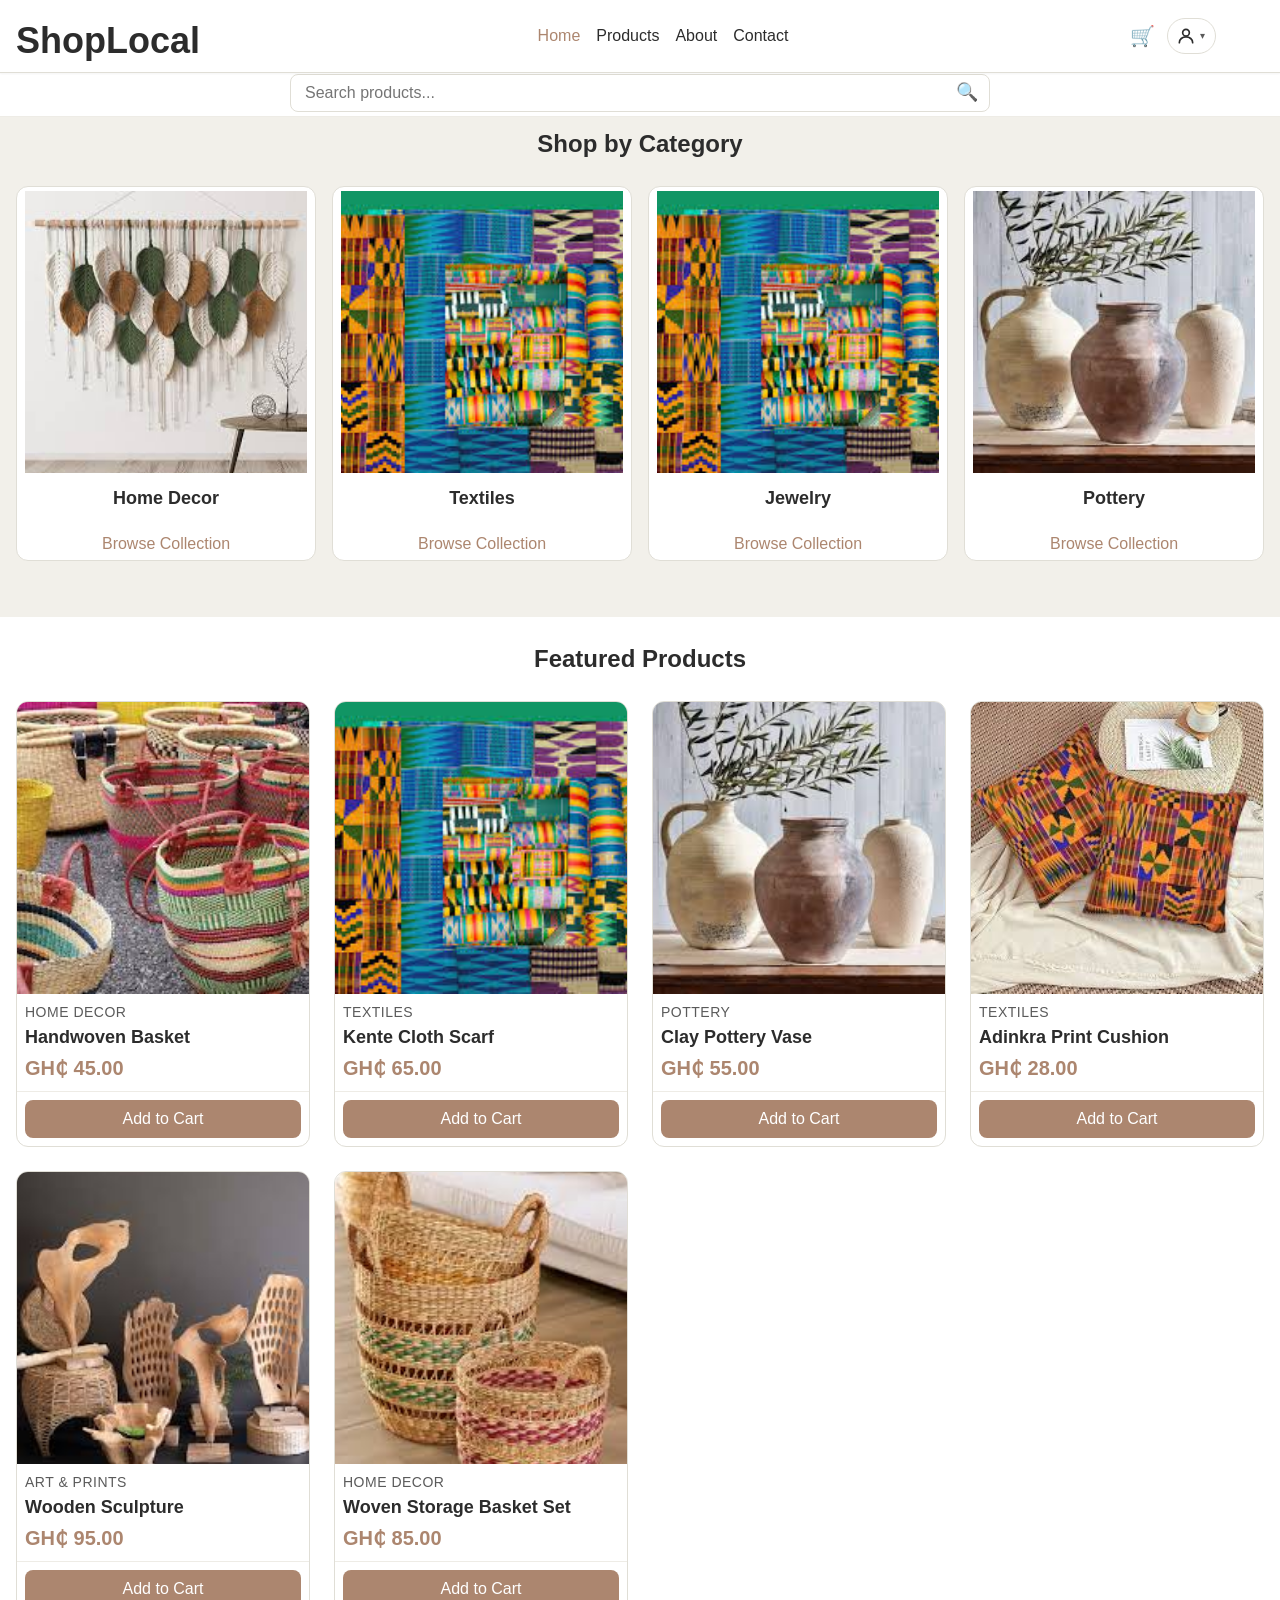
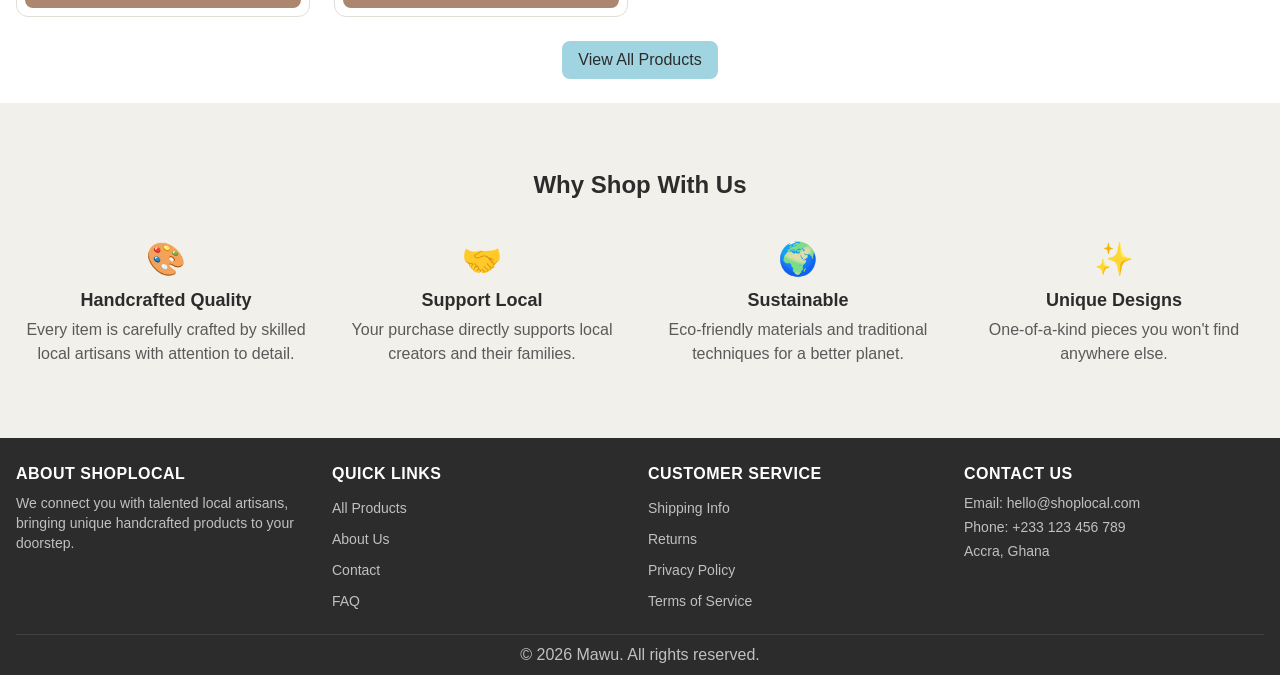
<file: index.html>
<!DOCTYPE html>
<html lang="en">
<head>
    <meta charset="UTF-8">
    <meta name="viewport" content="width=device-width, initial-scale=1.0">
    <meta name="description" content="ShopLocal - Discover unique handcrafted products from local artisans">
    <title>ShopLocal - Artisan Marketplace</title>
    <link rel="stylesheet" href="css/reset.css">
    <link rel="stylesheet" href="css/variables.css">
    <link rel="stylesheet" href="css/layout.css">
    <link rel="stylesheet" href="css/components.css">
    <link rel="stylesheet" href="css/main.css">
</head>
<body>
    <!-- Main Header & Navigation -->
        <!-- Main Header & Navigation -->
    <header class="site-header">
        <div class="container">
            <div class="header-content">
                <!-- Logo -->
                <div class="logo">
                    <a href="index.html">
                        <h1>ShopLocal</h1>
                    </a>
                </div>
                <!-- Main Navigation -->
                <nav class="main-nav" aria-label="Main navigation">
                    <ul class="nav-list">
                        <li><a href="index.html" id="nav-home" class="active">Home</a></li>
                        <li><a href="products.html" id="nav-products">Products</a></li>
                        <li><a href="about.html" id="nav-about">About</a></li>
                        <li><a href="contact.html" id="nav-contact">Contact</a></li>
                    </ul>
                </nav>
                <!-- Search & Cart -->
                <div class="header-actions">
                    <a href="cart.html" class="cart-link" aria-label="Shopping cart">
                        <span class="cart-icon">🛒</span>
                        <span class="cart-count" id="cartCount">0</span>
                    </a>
                    <!-- Profile Dropdown -->
                    <div class="profile-dropdown" id="profileDropdown">
                        <button class="profile-btn" id="profileBtn" aria-haspopup="true" aria-expanded="false" aria-label="Account menu">
                            <svg class="profile-icon" viewBox="0 0 24 24" fill="none" stroke="currentColor" stroke-width="2" stroke-linecap="round" stroke-linejoin="round">
                                <circle cx="12" cy="8" r="4"/>
                                <path d="M4 20c0-4 3.6-7 8-7s8 3 8 7"/>
                            </svg>
                            <span class="profile-chevron">▾</span>
                        </button>
                        <div class="profile-menu" id="profileMenu" role="menu">
                            <!-- Populated by main.js initProfileDropdown() -->
                        </div>
                    </div>
                    <!-- Mobile Menu Toggle (must be last for correct tab/flex order) -->
                    <button class="mobile-menu-toggle" aria-label="Toggle navigation menu" aria-expanded="false">
                        <span class="hamburger-icon"><span class="bar"></span></span>
                    </button>
                </div>
            </div>
        </div>
    </header>
    <!-- Search Bar (below header, all screen sizes) -->
    <div class="header-search-bar" role="search">
        <div class="container">
            <form class="search-form" aria-label="Search products" id="globalSearchForm">
                <input type="search" placeholder="Search products..." aria-label="Search" class="search-input" id="globalSearch">
                <button type="submit" class="search-button" aria-label="Submit search">
                    <span class="search-icon">🔍</span>
                </button>
            </form>
        </div>
    </div>
    <!-- Search Bar (below header, all screen sizes) -->
    
        </section>

        <!-- Featured Categories -->
        <section class="categories" aria-labelledby="categories-heading">
            <div class="container">
                <h2 id="categories-heading">Shop by Category</h2>
                <div class="category-grid">
                    <article class="category-card">
                        <a href="products.html?category=home-decor" class="category-link">
                        <div class="category-image">
                            <img src="images/wallhanging.jfif" alt="Home Decor category">
                        </div>
                        </a>
                        <h3>Home Decor</h3>
                        <a href="products.html?category=home-decor" class="category-link">Browse Collection</a>
                    </article>

                    <article class="category-card">
                        <a href="products.html?category=textiles" class="category-link">
                        <div class="category-image">
                            <img src="images/kentecloth.jfif" alt="Textiles category">
                        </div>
                        </a>
                        <h3>Textiles</h3>
                        <a href="products.html?category=textiles" class="category-link">Browse Collection</a>
                    </article>

                    <article class="category-card">
                        <a href="products.html?category=jewelry" class="category-link">
                        <div class="category-image">
                            <img src="images/kentecloth.jfif" alt="Jewelry category">
                        </div>
                    </a>
                        <h3>Jewelry</h3>
                        <a href="products.html?category=jewelry" class="category-link">Browse Collection</a>
                    </article>

                    <article class="category-card">
                        <a href="products.html?category=pottery" class="category-link">
                        <div class="category-image">
                            <img src="images/claypot.jfif" alt="Pottery category">
                        </div>
                        </a>
                        <h3>Pottery</h3>
                        <a href="products.html?category=pottery" class="category-link">Browse Collection</a>
                    </article>
                </div>
            </div>
        </section>

        <!-- Featured Products -->
        <section class="featured-products" aria-labelledby="featured-heading">
            <div class="container">
                <h2 id="featured-heading">Featured Products</h2>
                <div class="product-grid" id="featuredProducts">
                    <!-- Products will be dynamically loaded here via JavaScript -->
                    <!-- Placeholder for no-JS fallback -->
                    <noscript>
                        <p>Please enable JavaScript to view our products.</p>
                    </noscript>
                </div>
                <div class="text-center">
                    <a href="products.html" class="btn btn-secondary">View All Products</a>
                </div>
            </div>
        </section>

        <!-- Why Shop With Us -->
        <section class="features" aria-labelledby="features-heading">
            <div class="container">
                <h2 id="features-heading">Why Shop With Us</h2>
                <div class="features-grid">
                    <article class="feature-card">
                        <div class="feature-icon">🎨</div>
                        <h3>Handcrafted Quality</h3>
                        <p>Every item is carefully crafted by skilled local artisans with attention to detail.</p>
                    </article>

                    <article class="feature-card">
                        <div class="feature-icon">🤝</div>
                        <h3>Support Local</h3>
                        <p>Your purchase directly supports local creators and their families.</p>
                    </article>

                    <article class="feature-card">
                        <div class="feature-icon">🌍</div>
                        <h3>Sustainable</h3>
                        <p>Eco-friendly materials and traditional techniques for a better planet.</p>
                    </article>

                    <article class="feature-card">
                        <div class="feature-icon">✨</div>
                        <h3>Unique Designs</h3>
                        <p>One-of-a-kind pieces you won't find anywhere else.</p>
                    </article>
                </div>
            </div>
        </section>
    </main>

    <!-- Footer -->
    <footer class="site-footer">
        <div class="container">
            <div class="footer-content">
                <!-- About -->
                <div class="footer-section">
                    <h3>About ShopLocal</h3>
                    <p>We connect you with talented local artisans, bringing unique handcrafted products to your doorstep.</p>
                </div>

                <!-- Quick Links -->
                <div class="footer-section">
                    <h3>Quick Links</h3>
                    <ul class="footer-links">
                        <li><a href="products.html">All Products</a></li>
                        <li><a href="#about">About Us</a></li>
                        <li><a href="#contact">Contact</a></li>
                        <li><a href="#faq">FAQ</a></li>
                    </ul>
                </div>

                <!-- Customer Service -->
                <div class="footer-section">
                    <h3>Customer Service</h3>
                    <ul class="footer-links">
                        <li><a href="#shipping">Shipping Info</a></li>
                        <li><a href="#returns">Returns</a></li>
                        <li><a href="#privacy">Privacy Policy</a></li>
                        <li><a href="#terms">Terms of Service</a></li>
                    </ul>
                </div>

                <!-- Contact -->
                <div class="footer-section">
                    <h3>Contact Us</h3>
                    <address>
                        <p>Email: <a href="mailto:hello@shoplocal.com">hello@shoplocal.com</a></p>
                        <p>Phone: <a href="tel:+233123456789">+233 123 456 789</a></p>
                        <p>Accra, Ghana</p>
                    </address>
                </div>
            </div>

            <div class="footer-bottom">
                <p>&copy; 2026 Mawu. All rights reserved.</p>
            </div>
        </div>
    </footer>

    <!-- JavaScript -->
    <script src="js/products.js"></script>
    <script src="js/auth.js"></script>
    <script src="js/cart.js"></script>
    <script src="js/main.js"></script>
</body>
</html>
</file>
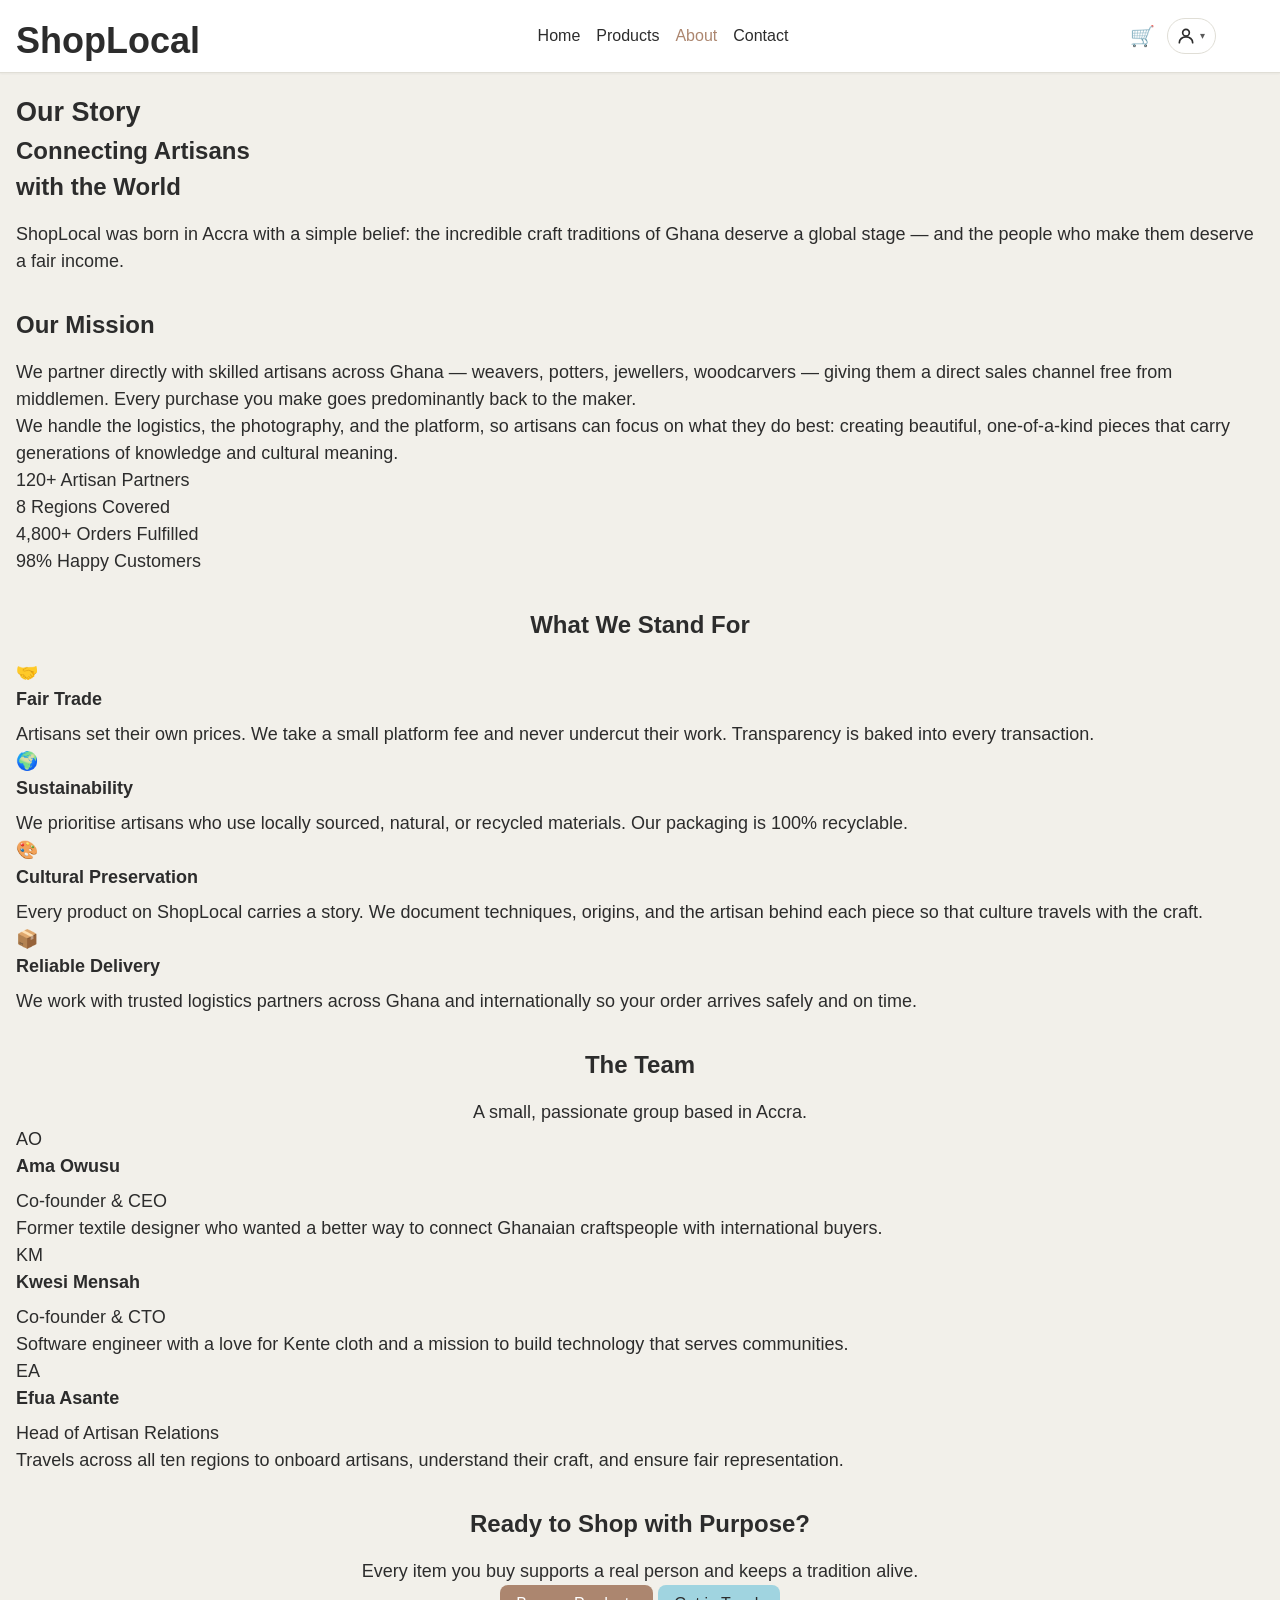
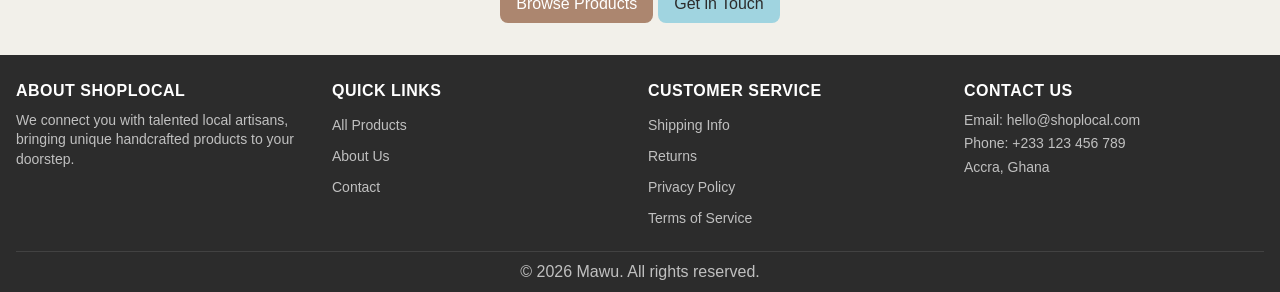
<file: about.html>
<!DOCTYPE html>
<html lang="en">
<head>
    <meta charset="UTF-8">
    <meta name="viewport" content="width=device-width, initial-scale=1.0">
    <meta name="description" content="About ShopLocal - Our story, mission and the artisans we support">
    <title>About Us - ShopLocal</title>
    <link rel="stylesheet" href="css/reset.css">
    <link rel="stylesheet" href="css/variables.css">
    <link rel="stylesheet" href="css/layout.css">
    <link rel="stylesheet" href="css/components.css">
    <link rel="stylesheet" href="css/main.css">
    <style>
        body { padding-top: 50px; }
        @media (min-width: 768px) { body { padding-top: 60px; } }
    </style>
</head>
<body>

        <!-- Main Header & Navigation -->
    <header class="site-header">
        <div class="container">
            <div class="header-content">
                <!-- Logo -->
                <div class="logo">
                    <a href="index.html">
                        <h1>ShopLocal</h1>
                    </a>
                </div>
                <!-- Main Navigation -->
                <nav class="main-nav" aria-label="Main navigation">
                    <ul class="nav-list">
                        <li><a href="index.html" id="nav-home">Home</a></li>
                        <li><a href="products.html" id="nav-products">Products</a></li>
                        <li><a href="about.html" id="nav-about" class="active">About</a></li>
                        <li><a href="contact.html" id="nav-contact">Contact</a></li>
                    </ul>
                </nav>
                <!-- Search & Cart -->
                <div class="header-actions">
                    <a href="cart.html" class="cart-link" aria-label="Shopping cart">
                        <span class="cart-icon">🛒</span>
                        <span class="cart-count" id="cartCount">0</span>
                    </a>
                    <!-- Profile Dropdown -->
                    <div class="profile-dropdown" id="profileDropdown">
                        <button class="profile-btn" id="profileBtn" aria-haspopup="true" aria-expanded="false" aria-label="Account menu">
                            <svg class="profile-icon" viewBox="0 0 24 24" fill="none" stroke="currentColor" stroke-width="2" stroke-linecap="round" stroke-linejoin="round">
                                <circle cx="12" cy="8" r="4"/>
                                <path d="M4 20c0-4 3.6-7 8-7s8 3 8 7"/>
                            </svg>
                            <span class="profile-chevron">▾</span>
                        </button>
                        <div class="profile-menu" id="profileMenu" role="menu">
                            <!-- Populated by main.js initProfileDropdown() -->
                        </div>
                    </div>
                    <!-- Mobile Menu Toggle (must be last for correct tab/flex order) -->
                    <button class="mobile-menu-toggle" aria-label="Toggle navigation menu" aria-expanded="false">
                        <span class="hamburger-icon"><span class="bar"></span></span>
                    </button>
                </div>
            </div>
        </div>
    </header>

    <main>
        <!-- Hero -->
        <section class="about-hero">
            <div class="container">
                <div class="about-hero-content">
                    <h1 class="about-eyebrow">Our Story</h1>
                    <h2>Connecting Artisans<br>with the World</h2>
                    <p class="about-hero-sub">ShopLocal was born in Accra with a simple belief: the incredible craft traditions of Ghana deserve a global stage — and the people who make them deserve a fair income.</p>
                </div>
            </div>
        </section>

        <!-- Mission -->
        <section class="about-section">
            <div class="container about-two-col">
                <div class="about-text">
                    <h2>Our Mission</h2>
                    <p>We partner directly with skilled artisans across Ghana — weavers, potters, jewellers, woodcarvers — giving them a direct sales channel free from middlemen. Every purchase you make goes predominantly back to the maker.</p>
                    <p>We handle the logistics, the photography, and the platform, so artisans can focus on what they do best: creating beautiful, one-of-a-kind pieces that carry generations of knowledge and cultural meaning.</p>
                </div>
                <div class="about-stats-grid">
                    <div class="about-stat">
                        <span class="about-stat-number">120+</span>
                        <span class="about-stat-label">Artisan Partners</span>
                    </div>
                    <div class="about-stat">
                        <span class="about-stat-number">8</span>
                        <span class="about-stat-label">Regions Covered</span>
                    </div>
                    <div class="about-stat">
                        <span class="about-stat-number">4,800+</span>
                        <span class="about-stat-label">Orders Fulfilled</span>
                    </div>
                    <div class="about-stat">
                        <span class="about-stat-number">98%</span>
                        <span class="about-stat-label">Happy Customers</span>
                    </div>
                </div>
            </div>
        </section>

        <!-- Values -->
        <section class="about-values-section">
            <div class="container">
                <h2 class="text-center">What We Stand For</h2>
                <div class="about-values-grid">
                    <article class="about-value-card">
                        <div class="about-value-icon">🤝</div>
                        <h3>Fair Trade</h3>
                        <p>Artisans set their own prices. We take a small platform fee and never undercut their work. Transparency is baked into every transaction.</p>
                    </article>
                    <article class="about-value-card">
                        <div class="about-value-icon">🌍</div>
                        <h3>Sustainability</h3>
                        <p>We prioritise artisans who use locally sourced, natural, or recycled materials. Our packaging is 100% recyclable.</p>
                    </article>
                    <article class="about-value-card">
                        <div class="about-value-icon">🎨</div>
                        <h3>Cultural Preservation</h3>
                        <p>Every product on ShopLocal carries a story. We document techniques, origins, and the artisan behind each piece so that culture travels with the craft.</p>
                    </article>
                    <article class="about-value-card">
                        <div class="about-value-icon">📦</div>
                        <h3>Reliable Delivery</h3>
                        <p>We work with trusted logistics partners across Ghana and internationally so your order arrives safely and on time.</p>
                    </article>
                </div>
            </div>
        </section>

        <!-- Team -->
        <section class="about-section">
            <div class="container">
                <h2 class="text-center">The Team</h2>
                <p class="about-team-sub text-center">A small, passionate group based in Accra.</p>
                <div class="about-team-grid">
                    <article class="about-team-card">
                        <div class="about-team-avatar">AO</div>
                        <h3>Ama Owusu</h3>
                        <p class="about-team-role">Co-founder & CEO</p>
                        <p>Former textile designer who wanted a better way to connect Ghanaian craftspeople with international buyers.</p>
                    </article>
                    <article class="about-team-card">
                        <div class="about-team-avatar">KM</div>
                        <h3>Kwesi Mensah</h3>
                        <p class="about-team-role">Co-founder & CTO</p>
                        <p>Software engineer with a love for Kente cloth and a mission to build technology that serves communities.</p>
                    </article>
                    <article class="about-team-card">
                        <div class="about-team-avatar">EA</div>
                        <h3>Efua Asante</h3>
                        <p class="about-team-role">Head of Artisan Relations</p>
                        <p>Travels across all ten regions to onboard artisans, understand their craft, and ensure fair representation.</p>
                    </article>
                </div>
            </div>
        </section>

        <!-- CTA -->
        <section class="about-cta-section">
            <div class="container text-center">
                <h2>Ready to Shop with Purpose?</h2>
                <p>Every item you buy supports a real person and keeps a tradition alive.</p>
                <div class="about-cta-buttons">
                    <a href="products.html" class="btn btn-primary">Browse Products</a>
                    <a href="contact.html" class="btn btn-secondary">Get in Touch</a>
                </div>
            </div>
        </section>
    </main>

    <footer class="site-footer">
        <div class="container">
            <div class="footer-content">
                <div class="footer-section">
                    <h3>About ShopLocal</h3>
                    <p>We connect you with talented local artisans, bringing unique handcrafted products to your doorstep.</p>
                </div>
                <div class="footer-section">
                    <h3>Quick Links</h3>
                    <ul class="footer-links">
                        <li><a href="products.html">All Products</a></li>
                        <li><a href="about.html">About Us</a></li>
                        <li><a href="contact.html">Contact</a></li>
                    </ul>
                </div>
                <div class="footer-section">
                    <h3>Customer Service</h3>
                    <ul class="footer-links">
                        <li><a href="#">Shipping Info</a></li>
                        <li><a href="#">Returns</a></li>
                        <li><a href="#">Privacy Policy</a></li>
                        <li><a href="#">Terms of Service</a></li>
                    </ul>
                </div>
                <div class="footer-section">
                    <h3>Contact Us</h3>
                    <address>
                        <p>Email: <a href="mailto:hello@shoplocal.com">hello@shoplocal.com</a></p>
                        <p>Phone: <a href="tel:+233123456789">+233 123 456 789</a></p>
                        <p>Accra, Ghana</p>
                    </address>
                </div>
            </div>
            <div class="footer-bottom">
                <p>&copy; 2026 Mawu. All rights reserved.</p>
            </div>
        </div>
    </footer>

    <script src="js/products.js"></script>
    <script src="js/auth.js"></script>
    <script src="js/cart.js"></script>
    <script src="js/main.js"></script>
</body>
</html>
</file>
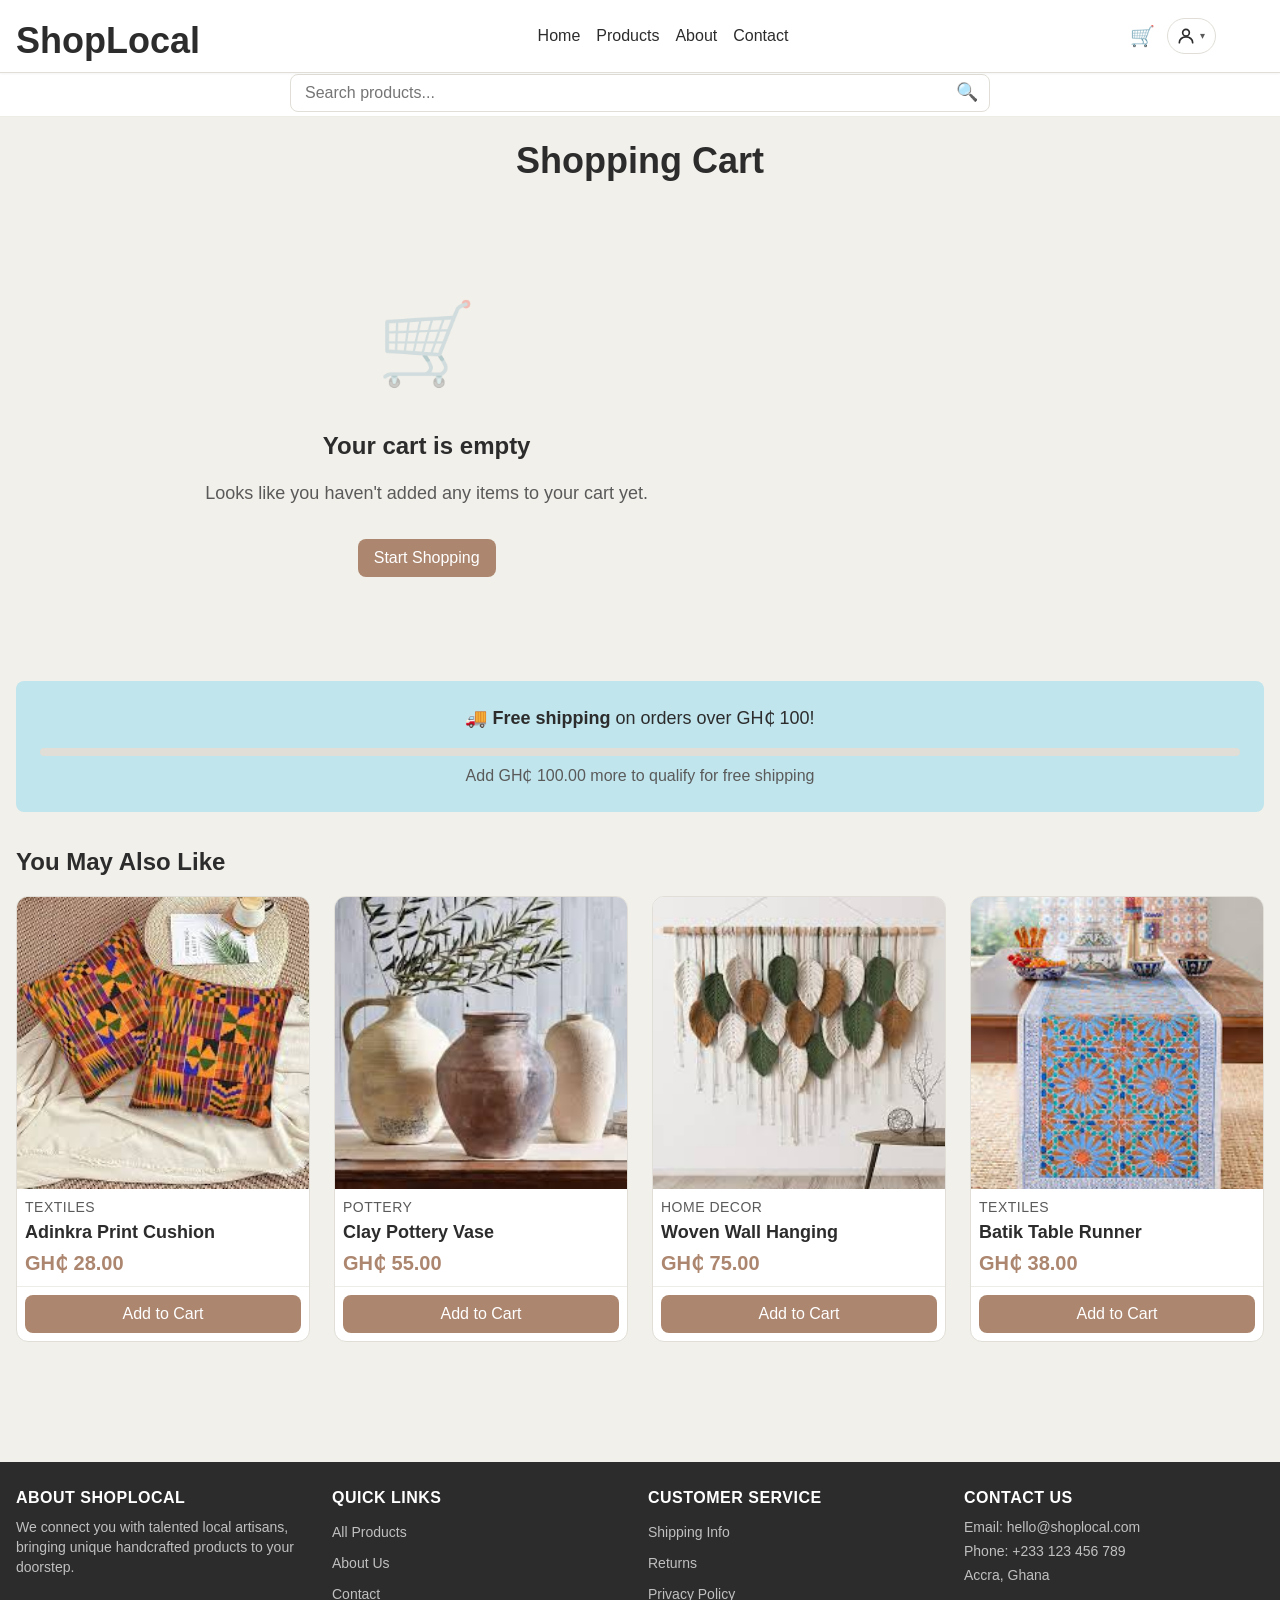
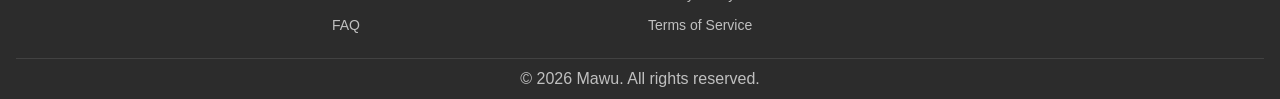
<file: cart.html>
<!DOCTYPE html>
<html lang="en">
<head>
    <meta charset="UTF-8">
    <meta name="viewport" content="width=device-width, initial-scale=1.0">
    <meta name="description" content="View your shopping cart">
    <title>Shopping Cart - ShopLocal</title>
    <link rel="stylesheet" href="css/reset.css">
    <link rel="stylesheet" href="css/variables.css">
    <link rel="stylesheet" href="css/layout.css">
    <link rel="stylesheet" href="css/components.css">
    <link rel="stylesheet" href="css/main.css">
</head>
<body>
    <!-- Main Header & Navigation -->
        <!-- Main Header & Navigation -->
    <header class="site-header">
        <div class="container">
            <div class="header-content">
                <!-- Logo -->
                <div class="logo">
                    <a href="index.html">
                        <h1>ShopLocal</h1>
                    </a>
                </div>
                <!-- Main Navigation -->
                <nav class="main-nav" aria-label="Main navigation">
                    <ul class="nav-list">
                        <li><a href="index.html" id="nav-home">Home</a></li>
                        <li><a href="products.html" id="nav-products">Products</a></li>
                        <li><a href="about.html" id="nav-about">About</a></li>
                        <li><a href="contact.html" id="nav-contact">Contact</a></li>
                    </ul>
                </nav>
                <!-- Search & Cart -->
                <div class="header-actions">
                    <a href="cart.html" class="cart-link" aria-label="Shopping cart">
                        <span class="cart-icon">🛒</span>
                        <span class="cart-count" id="cartCount">0</span>
                    </a>
                    <!-- Profile Dropdown -->
                    <div class="profile-dropdown" id="profileDropdown">
                        <button class="profile-btn" id="profileBtn" aria-haspopup="true" aria-expanded="false" aria-label="Account menu">
                            <svg class="profile-icon" viewBox="0 0 24 24" fill="none" stroke="currentColor" stroke-width="2" stroke-linecap="round" stroke-linejoin="round">
                                <circle cx="12" cy="8" r="4"/>
                                <path d="M4 20c0-4 3.6-7 8-7s8 3 8 7"/>
                            </svg>
                            <span class="profile-chevron">▾</span>
                        </button>
                        <div class="profile-menu" id="profileMenu" role="menu">
                            <!-- Populated by main.js initProfileDropdown() -->
                        </div>
                    </div>
                    <!-- Mobile Menu Toggle (must be last for correct tab/flex order) -->
                    <button class="mobile-menu-toggle" aria-label="Toggle navigation menu" aria-expanded="false">
                        <span class="hamburger-icon"><span class="bar"></span></span>
                    </button>
                </div>
            </div>
        </div>
    </header>
    <!-- Search Bar (below header, all screen sizes) -->
    <div class="header-search-bar" role="search">
        <div class="container">
            <form class="search-form" aria-label="Search products" id="globalSearchForm">
                <input type="search" placeholder="Search products..." aria-label="Search" class="search-input" id="globalSearch">
                <button type="submit" class="search-button" aria-label="Submit search">
                    <span class="search-icon">🔍</span>
                </button>
            </form>
        </div>
    </div>

    <!-- Main Content -->
    <main class="cart-page">
        <div class="container">
            <!-- Page Header -->
            <header class="page-header">
                <h1>Shopping Cart</h1>
            </header>

            <!-- Cart Content -->
            <div class="cart-layout">
                <!-- Cart Items Section -->
                <section class="cart-items" aria-labelledby="cart-items-heading">
                    <h2 id="cart-items-heading" class="visually-hidden">Cart Items</h2>

                    <!-- Cart Items List -->
                    <div id="cartItemsList" class="cart-items-list">
                        <!-- Cart items will be dynamically loaded here -->
                    </div>

                    <!-- Empty Cart State -->
                    <div class="empty-cart" id="emptyCart" hidden>
                        <div class="empty-cart-icon">🛒</div>
                        <h2>Your cart is empty</h2>
                        <p>Looks like you haven't added any items to your cart yet.</p>
                        <a href="products.html" class="btn btn-primary">Start Shopping</a>
                    </div>

                    <!-- Continue Shopping Link -->
                    <div class="continue-shopping" id="continueShopping">
                        <a href="products.html" class="btn-link">← Continue Shopping</a>
                    </div>
                </section>

                <!-- Cart Summary Section -->
                <aside class="cart-summary" id="cartSummary">
                    <div class="summary-card">
                        <h2>Order Summary</h2>

                        <!-- Summary Details -->
                        <div class="summary-details">
                            <div class="summary-row">
                                <span>Subtotal</span>
                                <span id="subtotal">GH₵ 0.00</span>
                            </div>

                            <div class="summary-row">
                                <span>Shipping</span>
                                <span id="shipping">GH₵ 0.00</span>
                            </div>

                            <div class="summary-row">
                                <span>Tax (12.5%)</span>
                                <span id="tax">GH₵ 0.00</span>
                            </div>

                            <div class="summary-divider"></div>

                            <div class="summary-row summary-total">
                                <span>Total</span>
                                <span id="total">GH₵ 0.00</span>
                            </div>
                        </div>

                        <!-- Promo Code Section -->
                        <div class="promo-code-section">
                            <h3>Have a promo code?</h3>
                            <form class="promo-form" id="promoForm">
                                <input 
                                    type="text" 
                                    id="promoCode" 
                                    placeholder="Enter code"
                                    aria-label="Promo code"
                                    class="promo-input"
                                >
                                <button type="submit" class="btn btn-secondary">Apply</button>
                            </form>
                            <div class="promo-message" id="promoMessage" hidden></div>
                        </div>

                        <!-- Checkout Button -->
                        <a href="checkout.html" class="btn btn-primary btn-large btn-block" id="checkoutBtn">
                            Proceed to Checkout
                        </a>

                        <!-- Payment Methods -->
                        <div class="payment-methods">
                            <p>We accept:</p>
                            <div class="payment-icons">
                                <span>💳</span>
                                <span>📱</span>
                                <span>🏦</span>
                            </div>
                        </div>

                        <!-- Trust Badges -->
                        <div class="trust-badges">
                            <div class="trust-badge">
                                <span>🔒</span>
                                <span>Secure Checkout</span>
                            </div>
                            <div class="trust-badge">
                                <span>↩️</span>
                                <span>30-Day Returns</span>
                            </div>
                        </div>
                    </div>
                </aside>
            </div>

            <!-- Free Shipping Banner -->
            <div class="shipping-banner" id="shippingBanner">
                <p>🚚 <strong>Free shipping</strong> on orders over GH₵ 100!</p>
                <div class="shipping-progress">
                    <div class="progress-bar">
                        <div class="progress-fill" id="shippingProgress" style="width: 0%"></div>
                    </div>
                    <p class="progress-text" id="shippingProgressText">
                        Add GH₵ 100.00 more to qualify for free shipping
                    </p>
                </div>
            </div>

            <!-- You May Also Like Section -->
            <section class="recommended-products" aria-labelledby="recommended-heading">
                <h2 id="recommended-heading">You May Also Like</h2>
                <div class="product-grid" id="recommendedProducts">
                    <!-- Recommended products will be dynamically loaded here -->
                </div>
            </section>
        </div>
    </main>

    <!-- Footer -->
    <footer class="site-footer">
        <div class="container">
            <div class="footer-content">
                <!-- About -->
                <div class="footer-section">
                    <h3>About ShopLocal</h3>
                    <p>We connect you with talented local artisans, bringing unique handcrafted products to your doorstep.</p>
                </div>

                <!-- Quick Links -->
                <div class="footer-section">
                    <h3>Quick Links</h3>
                    <ul class="footer-links">
                        <li><a href="products.html">All Products</a></li>
                        <li><a href="#about">About Us</a></li>
                        <li><a href="#contact">Contact</a></li>
                        <li><a href="#faq">FAQ</a></li>
                    </ul>
                </div>

                <!-- Customer Service -->
                <div class="footer-section">
                    <h3>Customer Service</h3>
                    <ul class="footer-links">
                        <li><a href="#shipping">Shipping Info</a></li>
                        <li><a href="#returns">Returns</a></li>
                        <li><a href="#privacy">Privacy Policy</a></li>
                        <li><a href="#terms">Terms of Service</a></li>
                    </ul>
                </div>

                <!-- Contact -->
                <div class="footer-section">
                    <h3>Contact Us</h3>
                    <address>
                        <p>Email: <a href="mailto:hello@shoplocal.com">hello@shoplocal.com</a></p>
                        <p>Phone: <a href="tel:+233123456789">+233 123 456 789</a></p>
                        <p>Accra, Ghana</p>
                    </address>
                </div>
            </div>

            <div class="footer-bottom">
                <p>&copy; 2026 Mawu. All rights reserved.</p>
            </div>
        </div>
    </footer>

    <!-- Cart Item Template (hidden, used by JavaScript) -->
    <template id="cartItemTemplate">
        <article class="cart-item">
            <div class="item-image">
                <img src="" alt="" class="cart-item-img">
            </div>

            <div class="item-details">
                <h3 class="item-name"></h3>
                <p class="item-category"></p>
                <p class="item-price"></p>
            </div>

            <div class="item-quantity">
                <label class="visually-hidden">Quantity</label>
                <button class="quantity-btn decrease-btn" aria-label="Decrease quantity">−</button>
                <input type="number" class="quantity-input" value="1" min="1" max="10" aria-label="Quantity">
                <button class="quantity-btn increase-btn" aria-label="Increase quantity">+</button>
            </div>

            <div class="item-total">
                <p class="item-total-price"></p>
            </div>

            <button class="item-remove" aria-label="Remove item">
                <span>×</span>
            </button>
        </article>
    </template>

    <!-- JavaScript -->
    <script src="js/products.js"></script>
    <script src="js/auth.js"></script>
    <script src="js/cart.js"></script>
    <script src="js/main.js"></script>
</body>
</html>
</file>
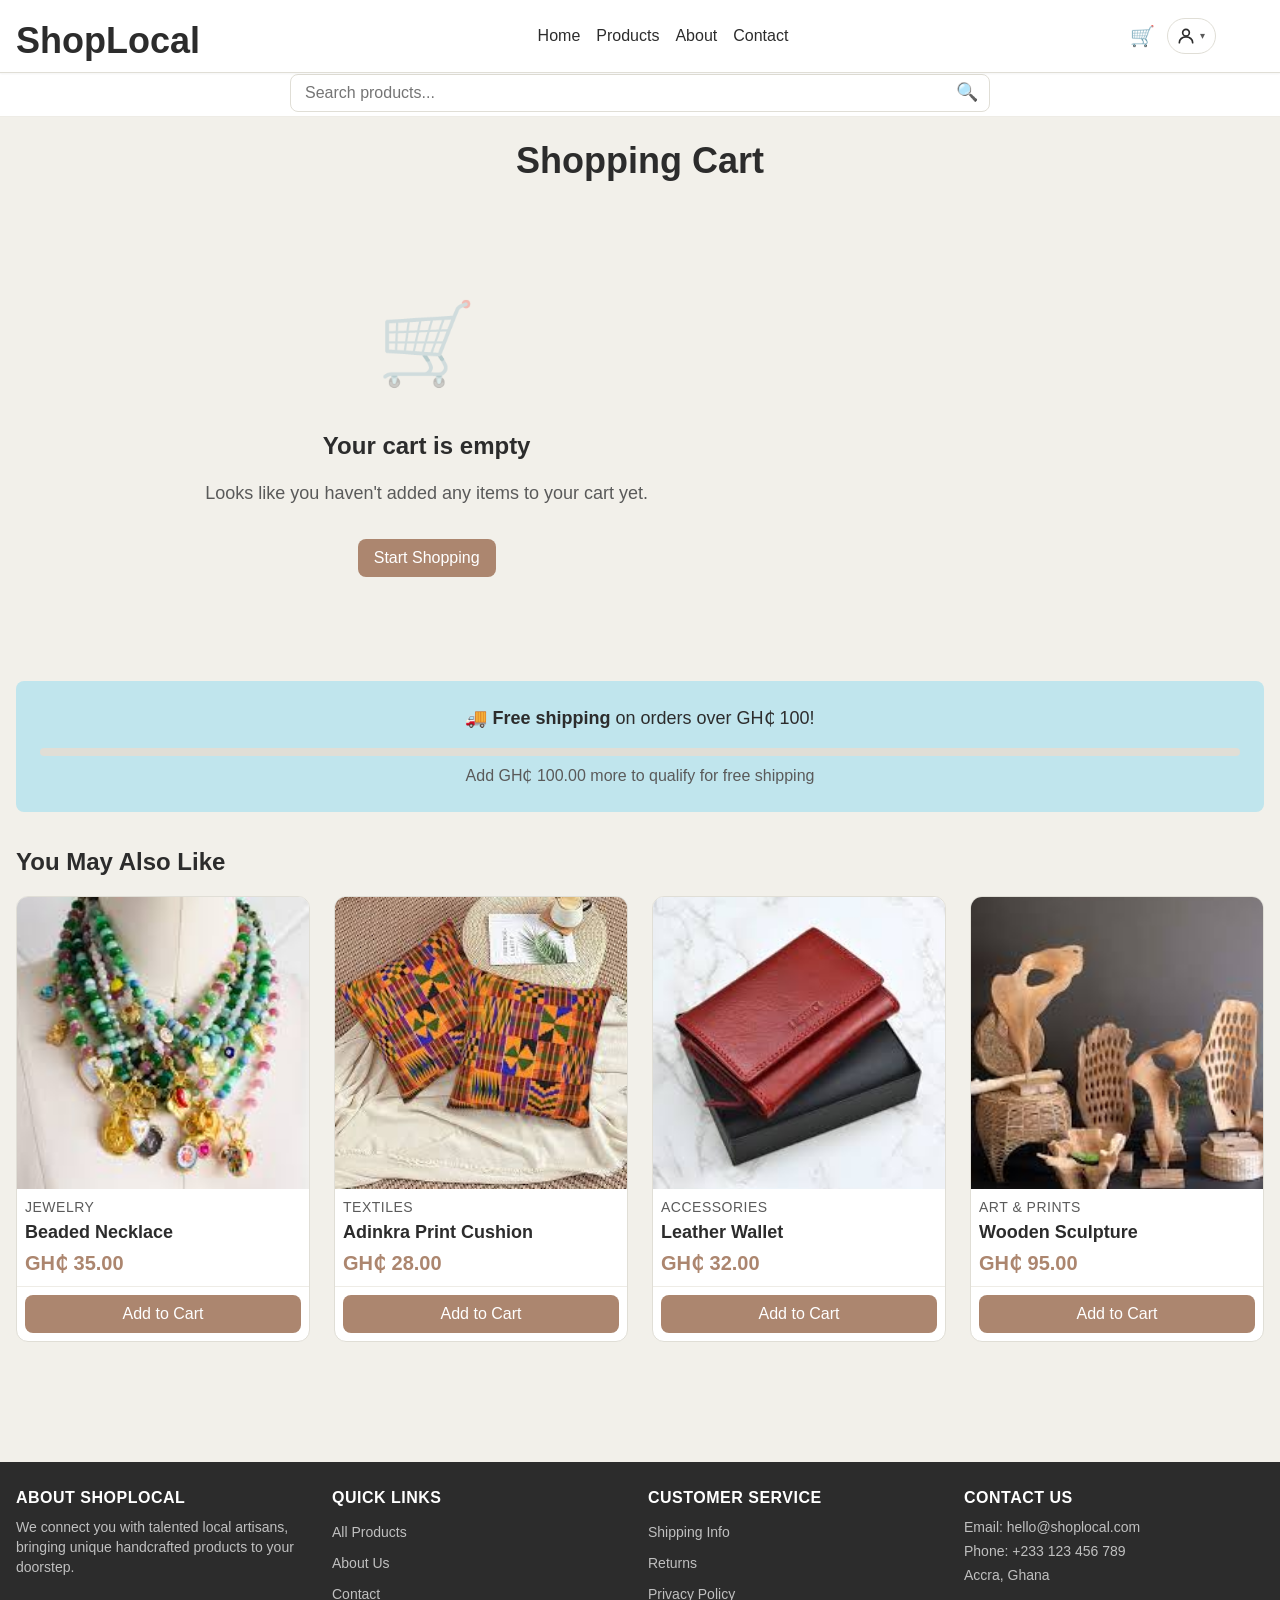
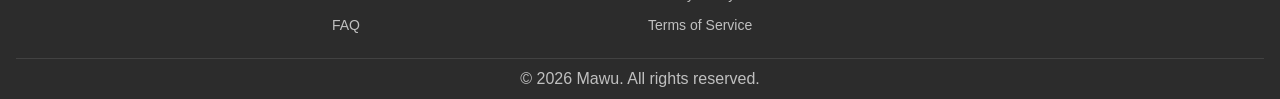
<file: checkout.html>
<!DOCTYPE html>
<html lang="en">
<head>
    <meta charset="UTF-8">
    <meta name="viewport" content="width=device-width, initial-scale=1.0">
    <meta name="description" content="Complete your order">
    <title>Checkout - ShopLocal</title>
    <link rel="stylesheet" href="css/reset.css">
    <link rel="stylesheet" href="css/variables.css">
    <link rel="stylesheet" href="css/layout.css">
    <link rel="stylesheet" href="css/components.css">
    <link rel="stylesheet" href="css/main.css">
</head>
<body>
    <!-- Simplified Header for Checkout -->
        <!-- Main Header & Navigation -->
    <header class="site-header">
        <div class="container">
            <div class="header-content">
                <!-- Logo -->
                <div class="logo">
                    <a href="index.html">
                        <h1>ShopLocal</h1>
                    </a>
                </div>
                <!-- Main Navigation -->
                <nav class="main-nav" aria-label="Main navigation">
                    <ul class="nav-list">
                        <li><a href="index.html">Home</a></li>
                        <li><a href="products.html">Products</a></li>
                        <li><a href="about.html">About</a></li>
                        <li><a href="contact.html">Contact</a></li>
                    </ul>
                </nav>
                <!-- Search & Cart -->
                <div class="header-actions">
                    <a href="cart.html" class="cart-link" aria-label="Shopping cart">
                        <span class="cart-icon">🛒</span>
                        <span class="cart-count" id="cartCount">0</span>
                    </a>
                    <!-- Profile Dropdown -->
                    <div class="profile-dropdown" id="profileDropdown">
                        <button class="profile-btn" id="profileBtn" aria-haspopup="true" aria-expanded="false" aria-label="Account menu">
                            <svg class="profile-icon" viewBox="0 0 24 24" fill="none" stroke="currentColor" stroke-width="2" stroke-linecap="round" stroke-linejoin="round">
                                <circle cx="12" cy="8" r="4"/>
                                <path d="M4 20c0-4 3.6-7 8-7s8 3 8 7"/>
                            </svg>
                            <span class="profile-chevron">▾</span>
                        </button>
                        <div class="profile-menu" id="profileMenu" role="menu">
                            <!-- Populated by main.js initProfileDropdown() -->
                        </div>
                    </div>
                    <!-- Mobile Menu Toggle (must be last for correct tab/flex order) -->
                    <button class="mobile-menu-toggle" aria-label="Toggle navigation menu" aria-expanded="false">
                        <span class="hamburger-icon"><span class="bar"></span></span>
                    </button>
                </div>
            </div>
        </div>
    </header>
    <!-- Search Bar (below header, all screen sizes) -->
    <div class="header-search-bar" role="search">
        <div class="container">
            <form class="search-form" aria-label="Search products" id="globalSearchForm">
                <input type="search" placeholder="Search products..." aria-label="Search" class="search-input" id="globalSearch">
                <button type="submit" class="search-button" aria-label="Submit search">
                    <span class="search-icon">🔍</span>
                </button>
            </form>
        </div>
    </div>

    <!-- Main Content -->
    <main class="checkout-page">
        <div class="container">
            <!-- Page Header -->
            <header class="page-header">
                <h1>Checkout</h1>
                <p class="page-subtitle">Complete your order securely</p>
            </header>

            <!-- Checkout Progress Steps -->
            <nav class="checkout-steps" aria-label="Checkout progress">
                <ol class="steps-list">
                    <li class="step active">
                        <span class="step-number">1</span>
                        <span class="step-label">Shipping</span>
                    </li>
                    <li class="step">
                        <span class="step-number">2</span>
                        <span class="step-label">Payment</span>
                    </li>
                    <li class="step">
                        <span class="step-number">3</span>
                        <span class="step-label">Review</span>
                    </li>
                </ol>
            </nav>

            <!-- Checkout Layout -->
            <div class="checkout-layout">
                <!-- Checkout Form Section -->
                <section class="checkout-form-section">
                    <form id="checkoutForm" novalidate>
                        <!-- Step 1: Shipping Information -->
                        <section class="form-section active" id="shippingSection">
                            <h2>Shipping Information</h2>

                            <!-- Contact Information -->
                            <fieldset class="form-group">
                                <legend>Contact Information</legend>
                                
                                <div class="form-row">
                                    <div class="form-field">
                                        <label for="email">Email Address <span class="required">*</span></label>
                                        <input 
                                            type="email" 
                                            id="email" 
                                            name="email" 
                                            required 
                                            placeholder="your.email@example.com"
                                            aria-describedby="emailError"
                                        >
                                        <span class="error-message" id="emailError"></span>
                                    </div>
                                </div>

                                <div class="form-row">
                                    <div class="form-field">
                                        <label for="phone">Phone Number <span class="required">*</span></label>
                                        <input 
                                            type="tel" 
                                            id="phone" 
                                            name="phone" 
                                            required 
                                            placeholder="+233 XX XXX XXXX"
                                            aria-describedby="phoneError"
                                        >
                                        <span class="error-message" id="phoneError"></span>
                                    </div>
                                </div>
                            </fieldset>

                            <!-- Shipping Address -->
                            <fieldset class="form-group">
                                <legend>Shipping Address</legend>

                                <div class="form-row form-row-2">
                                    <div class="form-field">
                                        <label for="firstName">First Name <span class="required">*</span></label>
                                        <input 
                                            type="text" 
                                            id="firstName" 
                                            name="firstName" 
                                            required
                                            aria-describedby="firstNameError"
                                        >
                                        <span class="error-message" id="firstNameError"></span>
                                    </div>

                                    <div class="form-field">
                                        <label for="lastName">Last Name <span class="required">*</span></label>
                                        <input 
                                            type="text" 
                                            id="lastName" 
                                            name="lastName" 
                                            required
                                            aria-describedby="lastNameError"
                                        >
                                        <span class="error-message" id="lastNameError"></span>
                                    </div>
                                </div>

                                <div class="form-row">
                                    <div class="form-field">
                                        <label for="address">Street Address <span class="required">*</span></label>
                                        <input 
                                            type="text" 
                                            id="address" 
                                            name="address" 
                                            required
                                            placeholder="House number and street name"
                                            aria-describedby="addressError"
                                        >
                                        <span class="error-message" id="addressError"></span>
                                    </div>
                                </div>

                                <div class="form-row">
                                    <div class="form-field">
                                        <label for="apartment">Apartment, suite, etc. (optional)</label>
                                        <input 
                                            type="text" 
                                            id="apartment" 
                                            name="apartment"
                                            placeholder="Apartment, suite, unit, etc."
                                        >
                                    </div>
                                </div>

                                <div class="form-row form-row-2">
                                    <div class="form-field">
                                        <label for="city">City <span class="required">*</span></label>
                                        <input 
                                            type="text" 
                                            id="city" 
                                            name="city" 
                                            required
                                            aria-describedby="cityError"
                                        >
                                        <span class="error-message" id="cityError"></span>
                                    </div>

                                    <div class="form-field">
                                        <label for="region">Region <span class="required">*</span></label>
                                        <select id="region" name="region" required aria-describedby="regionError">
                                            <option value="">Select Region</option>
                                            <option value="greater-accra">Greater Accra</option>
                                            <option value="ashanti">Ashanti</option>
                                            <option value="western">Western</option>
                                            <option value="central">Central</option>
                                            <option value="eastern">Eastern</option>
                                            <option value="volta">Volta</option>
                                            <option value="northern">Northern</option>
                                            <option value="upper-east">Upper East</option>
                                            <option value="upper-west">Upper West</option>
                                        </select>
                                        <span class="error-message" id="regionError"></span>
                                    </div>
                                </div>

                                <div class="form-row">
                                    <div class="form-field">
                                        <label>
                                            <input type="checkbox" id="saveAddress" name="saveAddress">
                                            Save this address for future orders
                                        </label>
                                    </div>
                                </div>
                            </fieldset>

                            <!-- Shipping Method -->
                            <fieldset class="form-group">
                                <legend>Shipping Method</legend>

                                <div class="shipping-options">
                                    <label class="shipping-option">
                                        <input type="radio" name="shipping" value="standard" checked>
                                        <div class="option-content">
                                            <span class="option-title">Standard Shipping</span>
                                            <span class="option-time">3-5 business days</span>
                                            <span class="option-price">GH₵ 10.00</span>
                                        </div>
                                    </label>

                                    <label class="shipping-option">
                                        <input type="radio" name="shipping" value="express">
                                        <div class="option-content">
                                            <span class="option-title">Express Shipping</span>
                                            <span class="option-time">1-2 business days</span>
                                            <span class="option-price">GH₵ 25.00</span>
                                        </div>
                                    </label>
                                </div>
                            </fieldset>

                            <button type="button" class="btn btn-primary btn-large" id="continueToPayment">
                                Continue to Payment
                            </button>
                        </section>

                        <!-- Step 2: Payment Information -->
                        <section class="form-section" id="paymentSection" hidden>
                            <h2>Payment Information</h2>

                            <!-- Payment Method Selection -->
                            <fieldset class="form-group">
                                <legend>Payment Method</legend>

                                <div class="payment-methods-selection">
                                    <label class="payment-method-option">
                                        <input type="radio" name="paymentMethod" value="card" checked>
                                        <span>💳 Credit/Debit Card</span>
                                    </label>

                                    <label class="payment-method-option">
                                        <input type="radio" name="paymentMethod" value="mobile-money">
                                        <span>📱 Mobile Money</span>
                                    </label>

                                    <label class="payment-method-option">
                                        <input type="radio" name="paymentMethod" value="bank-transfer">
                                        <span>🏦 Bank Transfer</span>
                                    </label>
                                </div>
                            </fieldset>

                            <!-- Card Payment Form -->
                            <div id="cardPaymentForm">
                                <fieldset class="form-group">
                                    <legend>Card Details</legend>

                                    <div class="form-row">
                                        <div class="form-field">
                                            <label for="cardNumber">Card Number <span class="required">*</span></label>
                                            <input 
                                                type="text" 
                                                id="cardNumber" 
                                                name="cardNumber" 
                                                placeholder="1234 5678 9012 3456"
                                                maxlength="19"
                                                aria-describedby="cardNumberError"
                                            >
                                            <span class="error-message" id="cardNumberError"></span>
                                        </div>
                                    </div>

                                    <div class="form-row">
                                        <div class="form-field">
                                            <label for="cardName">Cardholder Name <span class="required">*</span></label>
                                            <input 
                                                type="text" 
                                                id="cardName" 
                                                name="cardName"
                                                placeholder="Name as it appears on card"
                                                aria-describedby="cardNameError"
                                            >
                                            <span class="error-message" id="cardNameError"></span>
                                        </div>
                                    </div>

                                    <div class="form-row form-row-2">
                                        <div class="form-field">
                                            <label for="expiryDate">Expiry Date <span class="required">*</span></label>
                                            <input 
                                                type="text" 
                                                id="expiryDate" 
                                                name="expiryDate"
                                                placeholder="MM/YY"
                                                maxlength="5"
                                                aria-describedby="expiryDateError"
                                            >
                                            <span class="error-message" id="expiryDateError"></span>
                                        </div>

                                        <div class="form-field">
                                            <label for="cvv">CVV <span class="required">*</span></label>
                                            <input 
                                                type="text" 
                                                id="cvv" 
                                                name="cvv"
                                                placeholder="123"
                                                maxlength="4"
                                                aria-describedby="cvvError"
                                            >
                                            <span class="error-message" id="cvvError"></span>
                                        </div>
                                    </div>
                                </fieldset>
                            </div>

                            <!-- Billing Address -->
                            <fieldset class="form-group">
                                <div class="form-row">
                                    <div class="form-field">
                                        <label>
                                            <input type="checkbox" id="sameAsShipping" name="sameAsShipping" checked>
                                            Billing address is same as shipping address
                                        </label>
                                    </div>
                                </div>
                            </fieldset>

                            <div class="form-actions">
                                <button type="button" class="btn btn-secondary" id="backToShipping">
                                    Back to Shipping
                                </button>
                                <button type="button" class="btn btn-primary btn-large" id="reviewOrder">
                                    Review Order
                                </button>
                            </div>
                        </section>

                        <!-- Step 3: Review Order -->
                        <section class="form-section" id="reviewSection" hidden>
                            <h2>Review Your Order</h2>

                            <!-- Order Review Details -->
                            <div class="review-details">
                                <div class="review-group">
                                    <h3>Shipping To:</h3>
                                    <div id="reviewShipping">
                                        <!-- Shipping details will be populated here -->
                                    </div>
                                    <button type="button" class="btn-link" id="editShipping">Edit</button>
                                </div>

                                <div class="review-group">
                                    <h3>Payment Method:</h3>
                                    <div id="reviewPayment">
                                        <!-- Payment details will be populated here -->
                                    </div>
                                    <button type="button" class="btn-link" id="editPayment">Edit</button>
                                </div>

                                <div class="review-group">
                                    <h3>Order Items:</h3>
                                    <div id="reviewItems">
                                        <!-- Order items will be populated here -->
                                    </div>
                                </div>
                            </div>

                            <div class="form-actions">
                                <button type="button" class="btn btn-secondary" id="backToPayment">
                                    Back to Payment
                                </button>
                                <button type="submit" class="btn btn-primary btn-large" id="placeOrder">
                                    Place Order
                                </button>
                            </div>
                        </section>
                    </form>
                </section>

                <!-- Order Summary Sidebar -->
                <aside class="order-summary">
                    <div class="summary-card">
                        <h2>Order Summary</h2>

                        <!-- Order Items Preview -->
                        <div class="summary-items" id="summaryItems">
                            <!-- Items will be dynamically loaded -->
                        </div>

                        <!-- Price Breakdown -->
                        <div class="summary-pricing">
                            <div class="summary-row">
                                <span>Subtotal</span>
                                <span id="summarySubtotal">GH₵ 0.00</span>
                            </div>

                            <div class="summary-row">
                                <span>Shipping</span>
                                <span id="summaryShipping">GH₵ 0.00</span>
                            </div>

                            <div class="summary-row">
                                <span>Tax (12.5%)</span>
                                <span id="summaryTax">GH₵ 0.00</span>
                            </div>

                            <div class="summary-divider"></div>

                            <div class="summary-row summary-total">
                                <span>Total</span>
                                <span id="summaryTotal">GH₵ 0.00</span>
                            </div>
                        </div>

                        <!-- Trust Badges -->
                        <div class="trust-badges">
                            <div class="trust-badge">
                                <span>🔒</span>
                                <span>Secure Payment</span>
                            </div>
                            <div class="trust-badge">
                                <span>↩️</span>
                                <span>30-Day Returns</span>
                            </div>
                            <div class="trust-badge">
                                <span>✓</span>
                                <span>Money-Back Guarantee</span>
                            </div>
                        </div>
                    </div>
                </aside>
            </div>
        </div>
    </main>

    <!-- Footer (Minimal for Checkout) -->
    <footer class="site-footer checkout-footer">
        <div class="container">
            <div class="footer-minimal">
                <p>&copy; 2026 Mawu. All rights reserved.</p>
                <div class="footer-links-minimal">
                    <a href="#privacy">Privacy Policy</a>
                    <a href="#terms">Terms of Service</a>
                    <a href="#contact">Contact</a>
                </div>
            </div>
        </div>
    </footer>

    <!-- JavaScript -->
    <script src="js/products.js"></script>
    <script src="js/cart.js"></script>
    <script src="js/main.js"></script>
</body>
</html>
</file>
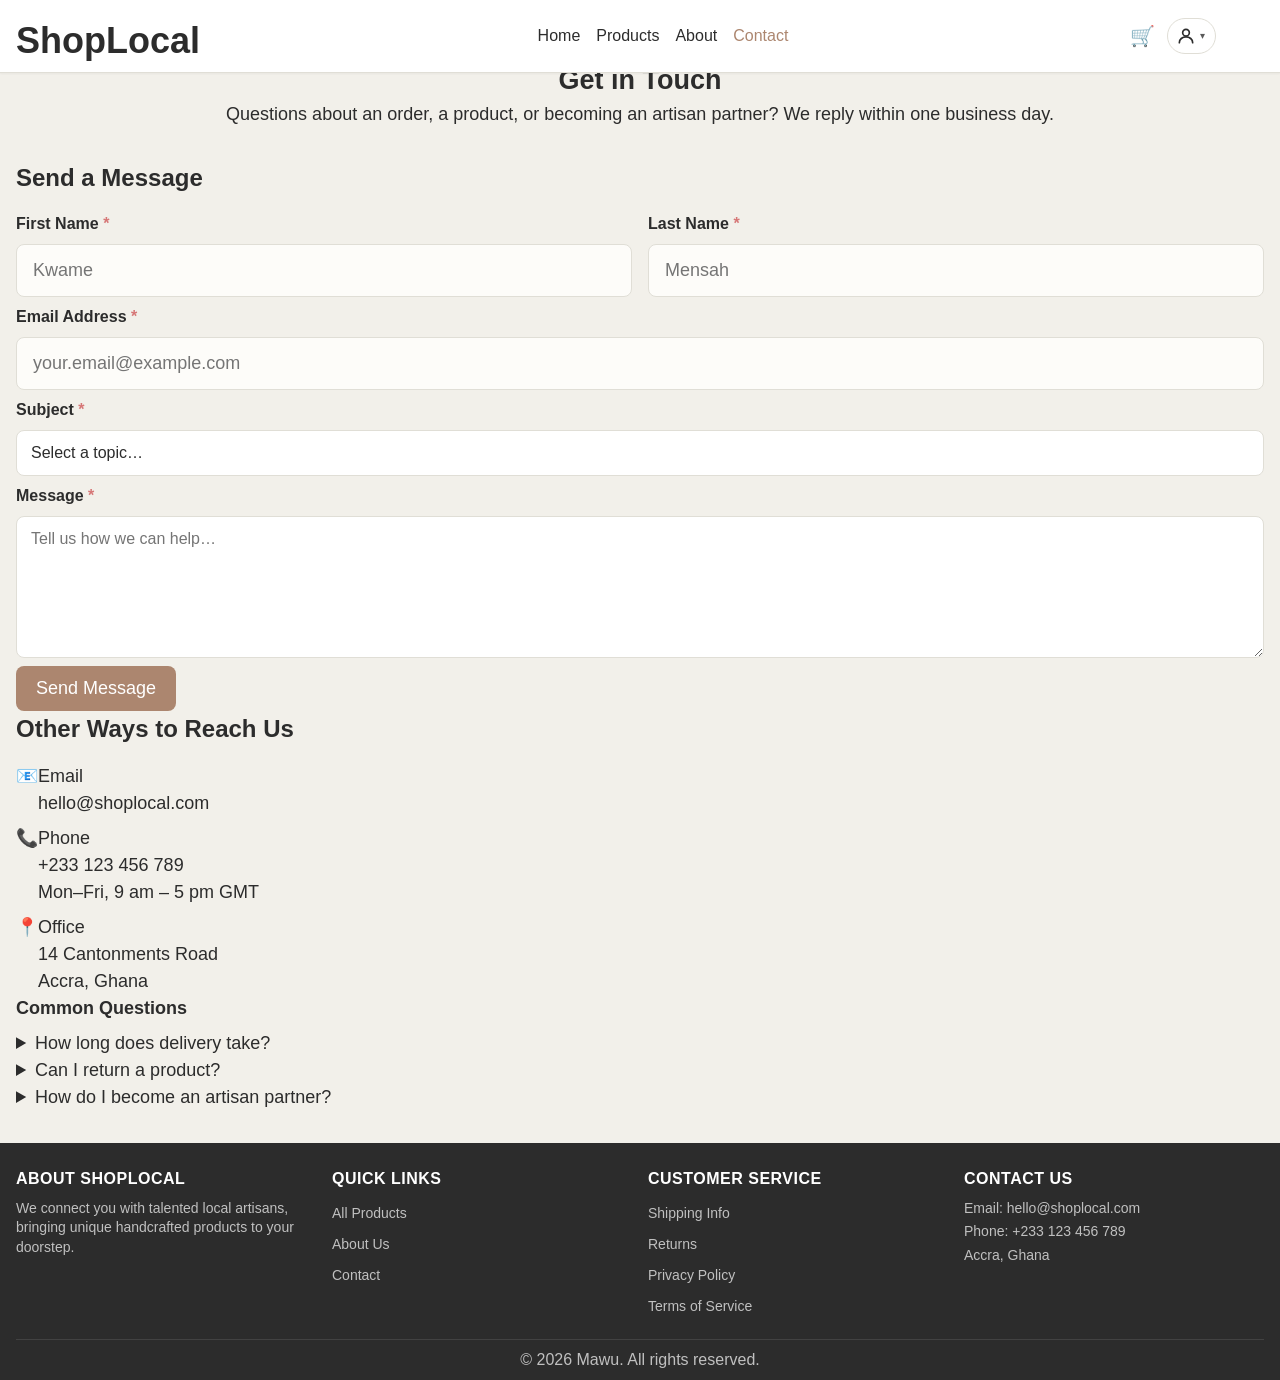
<file: contact.html>
<!DOCTYPE html>
<html lang="en">
<head>
    <meta charset="UTF-8">
    <meta name="viewport" content="width=device-width, initial-scale=1.0">
    <meta name="description" content="Contact ShopLocal - We'd love to hear from you">
    <title>Contact Us - ShopLocal</title>
    <link rel="stylesheet" href="css/reset.css">
    <link rel="stylesheet" href="css/variables.css">
    <link rel="stylesheet" href="css/layout.css">
    <link rel="stylesheet" href="css/components.css">
    <link rel="stylesheet" href="css/main.css">
    <style>
        body { padding-top: 50px; }
        @media (min-width: 768px) { body { padding-top: 60px; } }
    </style>
</head>
<body>

        <!-- Main Header & Navigation -->
    <header class="site-header">
        <div class="container">
            <div class="header-content">
                <!-- Logo -->
                <div class="logo">
                    <a href="index.html">
                        <h1>ShopLocal</h1>
                    </a>
                </div>
                <!-- Main Navigation -->
                <nav class="main-nav" aria-label="Main navigation">
                    <ul class="nav-list">
                        <li><a href="index.html" id="nav-home">Home</a></li>
                        <li><a href="products.html" id="nav-products">Products</a></li>
                        <li><a href="about.html" id="nav-about">About</a></li>
                        <li><a href="contact.html" id="nav-contact" class="active">Contact</a></li>
                    </ul>
                </nav>
                <!-- Search & Cart -->
                <div class="header-actions">
                    <a href="cart.html" class="cart-link" aria-label="Shopping cart">
                        <span class="cart-icon">🛒</span>
                        <span class="cart-count" id="cartCount">0</span>
                    </a>
                    <!-- Profile Dropdown -->
                    <div class="profile-dropdown" id="profileDropdown">
                        <button class="profile-btn" id="profileBtn" aria-haspopup="true" aria-expanded="false" aria-label="Account menu">
                            <svg class="profile-icon" viewBox="0 0 24 24" fill="none" stroke="currentColor" stroke-width="2" stroke-linecap="round" stroke-linejoin="round">
                                <circle cx="12" cy="8" r="4"/>
                                <path d="M4 20c0-4 3.6-7 8-7s8 3 8 7"/>
                            </svg>
                            <span class="profile-chevron">▾</span>
                        </button>
                        <div class="profile-menu" id="profileMenu" role="menu">
                            <!-- Populated by main.js initProfileDropdown() -->
                        </div>
                    </div>
                    <!-- Mobile Menu Toggle (must be last for correct tab/flex order) -->
                    <button class="mobile-menu-toggle" aria-label="Toggle navigation menu" aria-expanded="false">
                        <span class="hamburger-icon"><span class="bar"></span></span>
                    </button>
                </div>
            </div>
        </div>
    </header>

    <main>
        <section class="contact-hero">
            <div class="container-text-center">
                <h1>Get in Touch</h1>
                <p class="contact-hero-sub">Questions about an order, a product, or becoming an artisan partner? We reply within one business day.</p>
            </div>
        </section>

        <section class="contact-section">
            <div class="container contact-layout">

                <!-- Contact Form -->
                <div class="contact-form-wrap">
                    <h2>Send a Message</h2>
                    <form class="contact-form" id="contactForm" novalidate>
                        <div class="form-row form-row-2">
                            <div class="form-field">
                                <label for="contactFirstName">First Name <span class="required">*</span></label>
                                <input type="text" id="contactFirstName" name="firstName" required placeholder="Kwame">
                                <span class="error-message" id="contactFirstNameError"></span>
                            </div>
                            <div class="form-field">
                                <label for="contactLastName">Last Name <span class="required">*</span></label>
                                <input type="text" id="contactLastName" name="lastName" required placeholder="Mensah">
                                <span class="error-message" id="contactLastNameError"></span>
                            </div>
                        </div>

                        <div class="form-field">
                            <label for="contactEmail">Email Address <span class="required">*</span></label>
                            <input type="email" id="contactEmail" name="email" required placeholder="your.email@example.com">
                            <span class="error-message" id="contactEmailError"></span>
                        </div>

                        <div class="form-field">
                            <label for="contactSubject">Subject <span class="required">*</span></label>
                            <select id="contactSubject" name="subject" required>
                                <option value="" disabled selected>Select a topic…</option>
                                <option value="order">Order enquiry</option>
                                <option value="product">Product question</option>
                                <option value="artisan">Becoming an artisan partner</option>
                                <option value="return">Return or refund</option>
                                <option value="other">Other</option>
                            </select>
                            <span class="error-message" id="contactSubjectError"></span>
                        </div>

                        <div class="form-field">
                            <label for="contactMessage">Message <span class="required">*</span></label>
                            <textarea id="contactMessage" name="message" required placeholder="Tell us how we can help…" rows="5"></textarea>
                            <span class="error-message" id="contactMessageError"></span>
                        </div>

                        <button type="submit" class="btn btn-primary btn-large">Send Message</button>

                        <div class="contact-success" id="contactSuccess" hidden>
                            <span>✓</span> Thanks! We'll get back to you within one business day.
                        </div>
                    </form>
                </div>

                <!-- Contact Info -->
                <aside class="contact-info">
                    <h2>Other Ways to Reach Us</h2>

                    <div class="contact-info-list">
                        <div class="contact-info-item">
                            <div class="contact-info-icon">📧</div>
                            <div>
                                <p class="contact-info-label">Email</p>
                                <a href="mailto:hello@shoplocal.com">hello@shoplocal.com</a>
                            </div>
                        </div>
                        <div class="contact-info-item">
                            <div class="contact-info-icon">📞</div>
                            <div>
                                <p class="contact-info-label">Phone</p>
                                <a href="tel:+233123456789">+233 123 456 789</a>
                                <p class="contact-info-note">Mon–Fri, 9 am – 5 pm GMT</p>
                            </div>
                        </div>
                        <div class="contact-info-item">
                            <div class="contact-info-icon">📍</div>
                            <div>
                                <p class="contact-info-label">Office</p>
                                <address>
                                    14 Cantonments Road<br>
                                    Accra, Ghana
                                </address>
                            </div>
                        </div>
                    </div>

                    <div class="contact-faq">
                        <h3>Common Questions</h3>
                        <details class="faq-item">
                            <summary>How long does delivery take?</summary>
                            <p>Standard delivery within Ghana is 3–5 business days. International orders take 7–14 business days.</p>
                        </details>
                        <details class="faq-item">
                            <summary>Can I return a product?</summary>
                            <p>Yes. We offer a 30-day return policy on all items in original condition. Contact us to start a return.</p>
                        </details>
                        <details class="faq-item">
                            <summary>How do I become an artisan partner?</summary>
                            <p>Select "Becoming an artisan partner" in the form and tell us about your craft. Our team will reach out within 3 business days.</p>
                        </details>
                    </div>
                </aside>
            </div>
        </section>
    </main>

    <footer class="site-footer">
        <div class="container">
            <div class="footer-content">
                <div class="footer-section">
                    <h3>About ShopLocal</h3>
                    <p>We connect you with talented local artisans, bringing unique handcrafted products to your doorstep.</p>
                </div>
                <div class="footer-section">
                    <h3>Quick Links</h3>
                    <ul class="footer-links">
                        <li><a href="products.html">All Products</a></li>
                        <li><a href="about.html">About Us</a></li>
                        <li><a href="contact.html">Contact</a></li>
                    </ul>
                </div>
                <div class="footer-section">
                    <h3>Customer Service</h3>
                    <ul class="footer-links">
                        <li><a href="#">Shipping Info</a></li>
                        <li><a href="#">Returns</a></li>
                        <li><a href="#">Privacy Policy</a></li>
                        <li><a href="#">Terms of Service</a></li>
                    </ul>
                </div>
                <div class="footer-section">
                    <h3>Contact Us</h3>
                    <address>
                        <p>Email: <a href="mailto:hello@shoplocal.com">hello@shoplocal.com</a></p>
                        <p>Phone: <a href="tel:+233123456789">+233 123 456 789</a></p>
                        <p>Accra, Ghana</p>
                    </address>
                </div>
            </div>
            <div class="footer-bottom">
                <p>&copy; 2026 Mawu. All rights reserved.</p>
            </div>
        </div>
    </footer>

    <script src="js/products.js"></script>
    <script src="js/auth.js"></script>
    <script src="js/cart.js"></script>
    <script src="js/main.js"></script>
    <script>
    document.addEventListener('DOMContentLoaded', function () {
        const form = document.getElementById('contactForm');
        const success = document.getElementById('contactSuccess');

        form.addEventListener('submit', function (e) {
            e.preventDefault();
            let valid = true;

            const fields = [
                { id: 'contactFirstName',  errId: 'contactFirstNameError',  msg: 'First name is required' },
                { id: 'contactLastName',   errId: 'contactLastNameError',   msg: 'Last name is required' },
                { id: 'contactEmail',      errId: 'contactEmailError',      msg: 'A valid email is required', isEmail: true },
                { id: 'contactSubject',    errId: 'contactSubjectError',    msg: 'Please select a topic' },
                { id: 'contactMessage',    errId: 'contactMessageError',    msg: 'Please enter a message' },
            ];

            fields.forEach(f => {
                const el  = document.getElementById(f.id);
                const err = document.getElementById(f.errId);
                const val = el.value.trim();
                const bad = !val || (f.isEmail && !/^[^\s@]+@[^\s@]+\.[^\s@]+$/.test(val));
                err.textContent = bad ? f.msg : '';
                err.classList.toggle('active', bad);
                el.classList.toggle('invalid', bad);
                if (bad) valid = false;
            });

            if (!valid) return;

            // In production this would POST to a backend / email service
            form.reset();
            success.hidden = false;
            setTimeout(() => { success.hidden = true; }, 6000);
        });
    });
    </script>
</body>
</html>
</file>
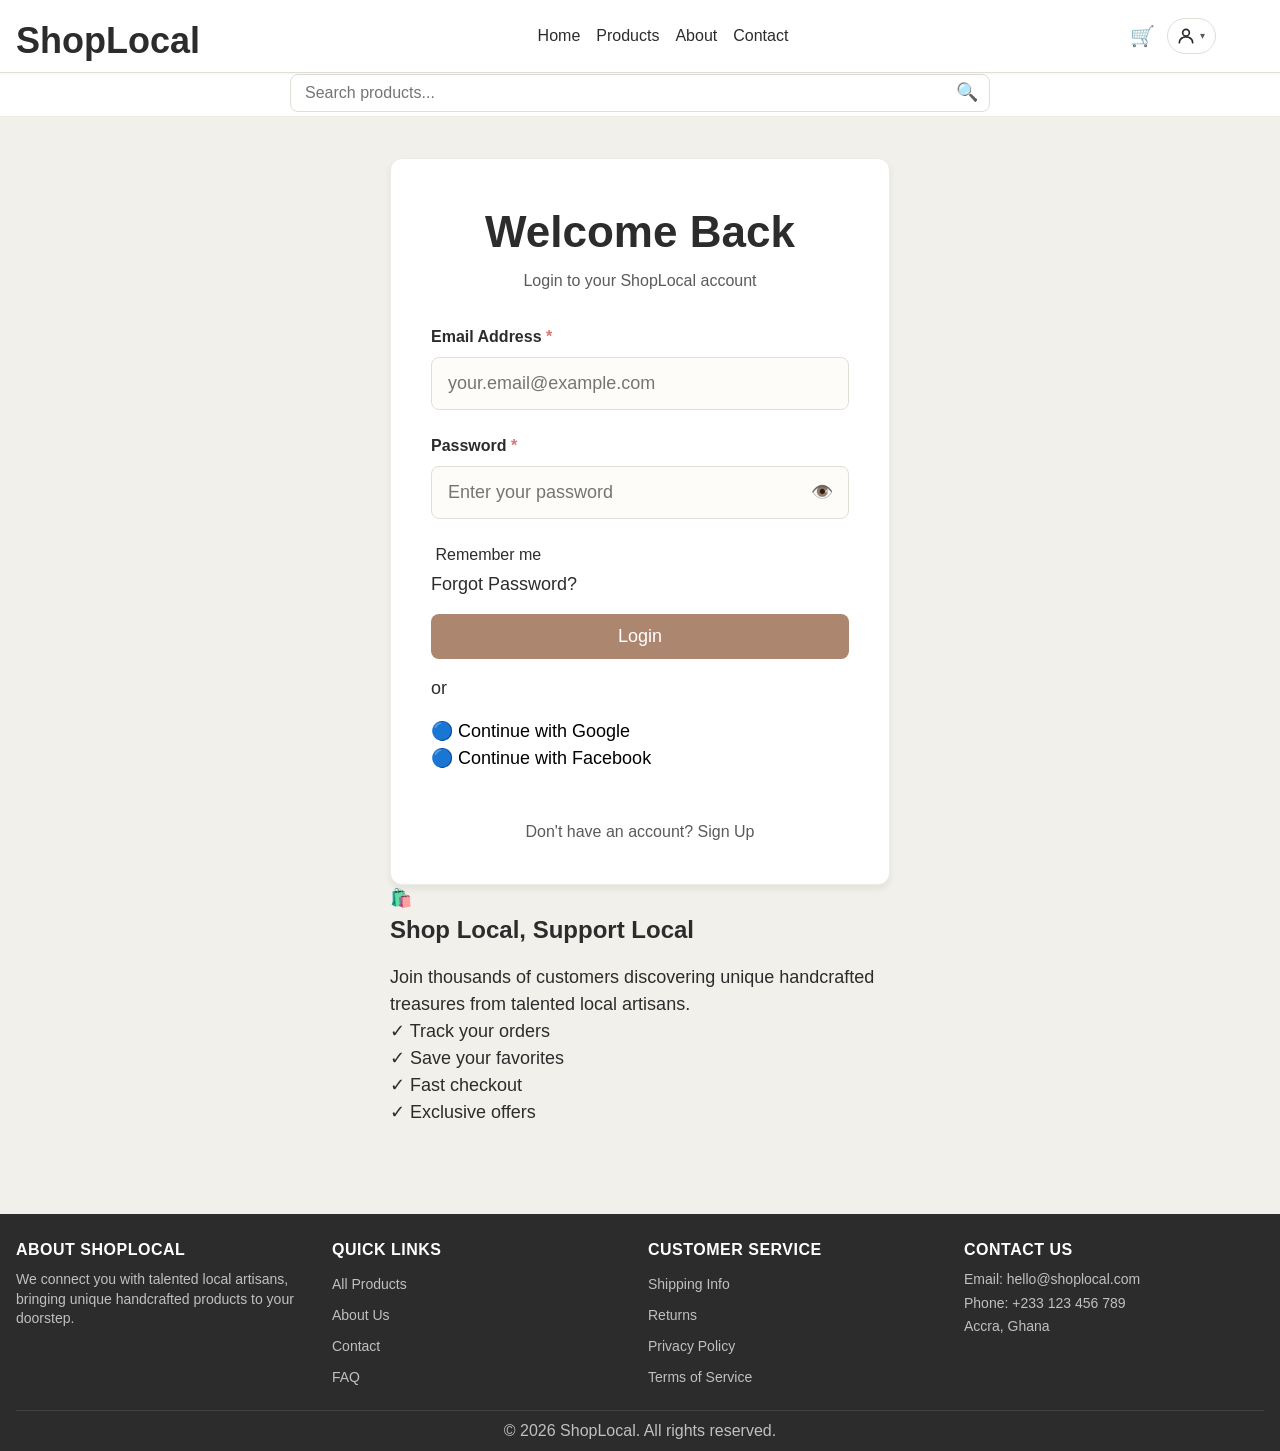
<file: login.html>
<!DOCTYPE html>
<html lang="en">
<head>
    <meta charset="UTF-8">
    <meta name="viewport" content="width=device-width, initial-scale=1.0">
    <meta name="description" content="Login to your ShopLocal account">
    <title>Login - ShopLocal</title>
    <link rel="stylesheet" href="css/reset.css">
    <link rel="stylesheet" href="css/variables.css">
    <link rel="stylesheet" href="css/layout.css">
    <link rel="stylesheet" href="css/components.css">
    <link rel="stylesheet" href="css/main.css">
</head>
<body>
    <!-- Main Header & Navigation -->
        <!-- Main Header & Navigation -->
    <header class="site-header">
        <div class="container">
            <div class="header-content">
                <!-- Logo -->
                <div class="logo">
                    <a href="index.html">
                        <h1>ShopLocal</h1>
                    </a>
                </div>
                <!-- Main Navigation -->
                <nav class="main-nav" aria-label="Main navigation">
                    <ul class="nav-list">
                        <li><a href="index.html" id="nav-home">Home</a></li>
                        <li><a href="products.html" id="nav-products">Products</a></li>
                        <li><a href="about.html" id="nav-about">About</a></li>
                        <li><a href="contact.html" id="nav-contact">Contact</a></li>
                    </ul>
                </nav>
                <!-- Search & Cart -->
                <div class="header-actions">
                    <a href="cart.html" class="cart-link" aria-label="Shopping cart">
                        <span class="cart-icon">🛒</span>
                        <span class="cart-count" id="cartCount">0</span>
                    </a>
                    <!-- Profile Dropdown -->
                    <div class="profile-dropdown" id="profileDropdown">
                        <button class="profile-btn" id="profileBtn" aria-haspopup="true" aria-expanded="false" aria-label="Account menu">
                            <svg class="profile-icon" viewBox="0 0 24 24" fill="none" stroke="currentColor" stroke-width="2" stroke-linecap="round" stroke-linejoin="round">
                                <circle cx="12" cy="8" r="4"/>
                                <path d="M4 20c0-4 3.6-7 8-7s8 3 8 7"/>
                            </svg>
                            <span class="profile-chevron">▾</span>
                        </button>
                        <div class="profile-menu" id="profileMenu" role="menu">
                            <!-- Populated by main.js initProfileDropdown() -->
                        </div>
                    </div>
                    <!-- Mobile Menu Toggle (must be last for correct tab/flex order) -->
                    <button class="mobile-menu-toggle" aria-label="Toggle navigation menu" aria-expanded="false">
                        <span class="hamburger-icon"><span class="bar"></span></span>
                    </button>
                </div>
            </div>
        </div>
    </header>
    <!-- Search Bar (below header, all screen sizes) -->
    <div class="header-search-bar" role="search">
        <div class="container">
            <form class="search-form" aria-label="Search products" id="globalSearchForm">
                <input type="search" placeholder="Search products..." aria-label="Search" class="search-input" id="globalSearch">
                <button type="submit" class="search-button" aria-label="Submit search">
                    <span class="search-icon">🔍</span>
                </button>
            </form>
        </div>
    </div>

    <!-- Main Content -->
    <main class="auth-page">
        <div class="container">
            <div class="auth-container">
                <!-- Login Form Card -->
                <div class="auth-card">
                    <header class="auth-header">
                        <h1>Welcome Back</h1>
                        <p>Login to your ShopLocal account</p>
                    </header>

                    <form class="auth-form" id="loginForm" novalidate>
                        <!-- Email Field -->
                        <div class="form-field">
                            <label for="email">Email Address <span class="required">*</span></label>
                            <input 
                                type="email" 
                                id="email" 
                                name="email" 
                                required
                                placeholder="your.email@example.com"
                                aria-describedby="emailError"
                            >
                            <span class="error-message" id="emailError"></span>
                        </div>

                        <!-- Password Field -->
                        <div class="form-field">
                            <label for="password">Password <span class="required">*</span></label>
                            <div class="password-field">
                                <input 
                                    type="password" 
                                    id="password" 
                                    name="password" 
                                    required
                                    placeholder="Enter your password"
                                    aria-describedby="passwordError"
                                >
                                <button type="button" class="toggle-password" aria-label="Show password">
                                    <span class="eye-icon">👁️</span>
                                </button>
                            </div>
                            <span class="error-message" id="passwordError"></span>
                        </div>

                        <!-- Remember Me & Forgot Password -->
                        <div class="form-options">
                            <label class="checkbox-label">
                                <input type="checkbox" id="remember" name="remember">
                                <span>Remember me</span>
                            </label>
                            <a href="#forgot-password" class="forgot-link">Forgot Password?</a>
                        </div>

                        <!-- Submit Button -->
                        <button type="submit" class="btn btn-primary btn-large btn-block">
                            Login
                        </button>

                        <!-- Divider -->
                        <div class="auth-divider">
                            <span>or</span>
                        </div>

                        <!-- Social Login Options -->
                        <div class="social-auth">
                            <button type="button" class="btn-social btn-google">
                                <span class="social-icon">🔵</span>
                                <span>Continue with Google</span>
                            </button>
                            <button type="button" class="btn-social btn-facebook">
                                <span class="social-icon">🔵</span>
                                <span>Continue with Facebook</span>
                            </button>
                        </div>

                        <!-- Sign Up Link -->
                        <div class="auth-footer">
                            <p>Don't have an account? <a href="signup.html" class="auth-link-text">Sign Up</a></p>
                        </div>
                    </form>
                </div>

                <!-- Side Info -->
                <div class="auth-info">
                    <div class="auth-info-content">
                        <div class="auth-info-icon">🛍️</div>
                        <h2>Shop Local, Support Local</h2>
                        <p>Join thousands of customers discovering unique handcrafted treasures from talented local artisans.</p>
                        
                        <div class="auth-benefits">
                            <div class="benefit-item">
                                <span class="benefit-icon">✓</span>
                                <span>Track your orders</span>
                            </div>
                            <div class="benefit-item">
                                <span class="benefit-icon">✓</span>
                                <span>Save your favorites</span>
                            </div>
                            <div class="benefit-item">
                                <span class="benefit-icon">✓</span>
                                <span>Fast checkout</span>
                            </div>
                            <div class="benefit-item">
                                <span class="benefit-icon">✓</span>
                                <span>Exclusive offers</span>
                            </div>
                        </div>
                    </div>
                </div>
            </div>
        </div>
    </main>

    <!-- Footer -->
    <footer class="site-footer">
        <div class="container">
            <div class="footer-content">
                <!-- About -->
                <div class="footer-section">
                    <h3>About ShopLocal</h3>
                    <p>We connect you with talented local artisans, bringing unique handcrafted products to your doorstep.</p>
                </div>

                <!-- Quick Links -->
                <div class="footer-section">
                    <h3>Quick Links</h3>
                    <ul class="footer-links">
                        <li><a href="products.html">All Products</a></li>
                        <li><a href="#about">About Us</a></li>
                        <li><a href="#contact">Contact</a></li>
                        <li><a href="#faq">FAQ</a></li>
                    </ul>
                </div>

                <!-- Customer Service -->
                <div class="footer-section">
                    <h3>Customer Service</h3>
                    <ul class="footer-links">
                        <li><a href="#shipping">Shipping Info</a></li>
                        <li><a href="#returns">Returns</a></li>
                        <li><a href="#privacy">Privacy Policy</a></li>
                        <li><a href="#terms">Terms of Service</a></li>
                    </ul>
                </div>

                <!-- Contact -->
                <div class="footer-section">
                    <h3>Contact Us</h3>
                    <address>
                        <p>Email: <a href="mailto:hello@shoplocal.com">hello@shoplocal.com</a></p>
                        <p>Phone: <a href="tel:+233123456789">+233 123 456 789</a></p>
                        <p>Accra, Ghana</p>
                    </address>
                </div>
            </div>

            <div class="footer-bottom">
                <p>&copy; 2026 ShopLocal. All rights reserved.</p>
            </div>
        </div>
    </footer>

    <!-- JavaScript -->
    <script src="js/products.js"></script>
    <script src="js/cart.js"></script>
    <script src="js/auth.js"></script>
    <script src="js/main.js"></script>
</body>
</html>
</file>
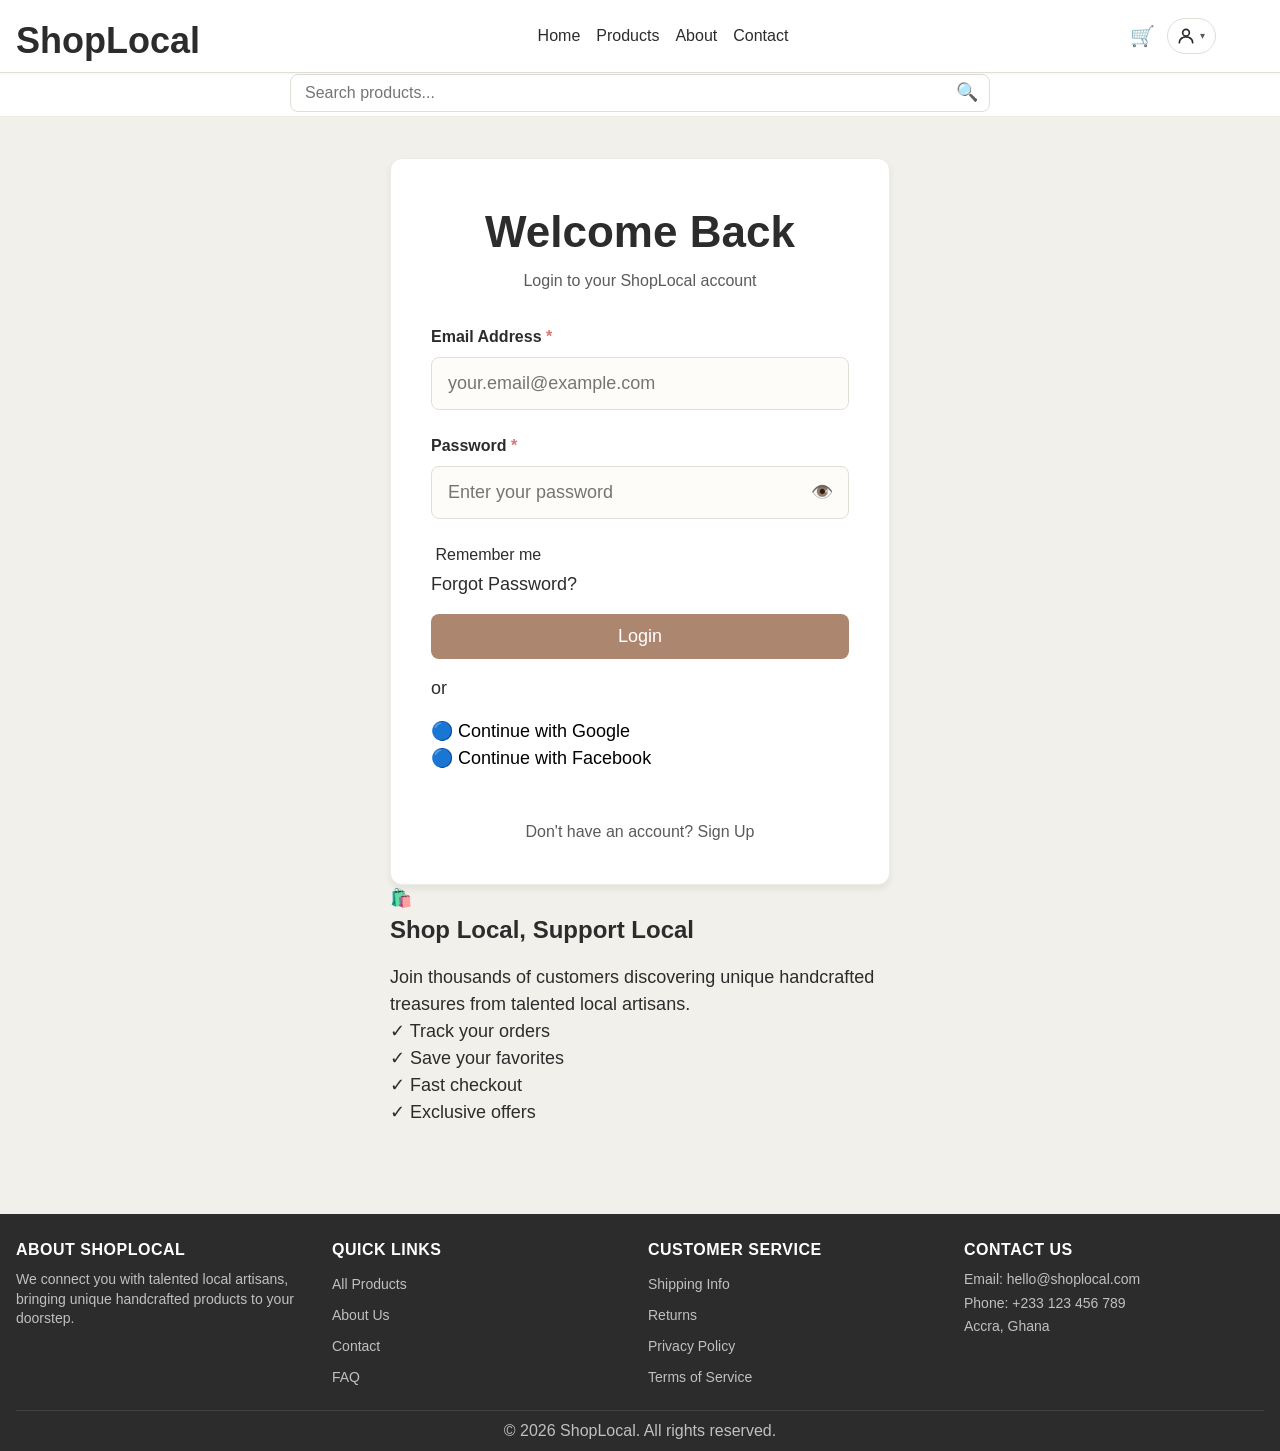
<file: orders.html>
<!DOCTYPE html>
<html lang="en">
<head>
    <meta charset="UTF-8">
    <meta name="viewport" content="width=device-width, initial-scale=1.0">
    <meta name="description" content="My Orders - ShopLocal">
    <title>My Orders - ShopLocal</title>
    <link rel="stylesheet" href="css/reset.css">
    <link rel="stylesheet" href="css/variables.css">
    <link rel="stylesheet" href="css/layout.css">
    <link rel="stylesheet" href="css/components.css">
    <link rel="stylesheet" href="css/main.css">
</head>
<body>

        <!-- Main Header & Navigation -->
    <header class="site-header">
        <div class="container">
            <div class="header-content">
                <!-- Logo -->
                <div class="logo">
                    <a href="index.html">
                        <h1>ShopLocal</h1>
                    </a>
                </div>
                <!-- Main Navigation -->
                <nav class="main-nav" aria-label="Main navigation">
                    <ul class="nav-list">
                        <li><a href="index.html" id="nav-home">Home</a></li>
                        <li><a href="products.html" id="nav-products">Products</a></li>
                        <li><a href="about.html" id="nav-about">About</a></li>
                        <li><a href="contact.html" id="nav-contact">Contact</a></li>
                    </ul>
                </nav>
                <!-- Search & Cart -->
                <div class="header-actions">
                    <a href="cart.html" class="cart-link" aria-label="Shopping cart">
                        <span class="cart-icon">🛒</span>
                        <span class="cart-count" id="cartCount">0</span>
                    </a>
                    <!-- Profile Dropdown -->
                    <div class="profile-dropdown" id="profileDropdown">
                        <button class="profile-btn" id="profileBtn" aria-haspopup="true" aria-expanded="false" aria-label="Account menu">
                            <svg class="profile-icon" viewBox="0 0 24 24" fill="none" stroke="currentColor" stroke-width="2" stroke-linecap="round" stroke-linejoin="round">
                                <circle cx="12" cy="8" r="4"/>
                                <path d="M4 20c0-4 3.6-7 8-7s8 3 8 7"/>
                            </svg>
                            <span class="profile-chevron">▾</span>
                        </button>
                        <div class="profile-menu" id="profileMenu" role="menu">
                            <!-- Populated by main.js initProfileDropdown() -->
                        </div>
                    </div>
                    <!-- Mobile Menu Toggle (must be last for correct tab/flex order) -->
                    <button class="mobile-menu-toggle" aria-label="Toggle navigation menu" aria-expanded="false">
                        <span class="hamburger-icon"><span class="bar"></span></span>
                    </button>
                </div>
            </div>
        </div>
    </header>
    <!-- Search Bar (below header, all screen sizes) -->
    <div class="header-search-bar" role="search">
        <div class="container">
            <form class="search-form" aria-label="Search products" id="globalSearchForm">
                <input type="search" placeholder="Search products..." aria-label="Search" class="search-input" id="globalSearch">
                <button type="submit" class="search-button" aria-label="Submit search">
                    <span class="search-icon">🔍</span>
                </button>
            </form>
        </div>
    </div>

    <main class="account-page">
        <div class="container">
            <div class="account-layout">

                <!-- Sidebar -->
                <aside class="account-sidebar">
                    <div class="account-sidebar-header">
                        <div class="account-avatar" id="sidebarAvatar">?</div>
                        <div>
                            <div class="account-sidebar-name" id="sidebarName">Loading…</div>
                            <div class="account-sidebar-email" id="sidebarEmail"></div>
                        </div>
                    </div>
                    <nav class="account-nav" aria-label="Account navigation">
                        <a href="profile.html"  class="account-nav-link"><span class="nav-icon">👤</span> My Profile</a>
                        <a href="orders.html"   class="account-nav-link active"><span class="nav-icon">📦</span> My Orders</a>
                        <a href="wishlist.html" class="account-nav-link"><span class="nav-icon">♡</span> Wishlist</a>
                        <div class="account-nav-divider"></div>
                        <a href="index.html"    class="account-nav-link"><span class="nav-icon">🏠</span> Back to Shop</a>
                        <button class="account-nav-link account-nav-logout" id="sidebarLogoutBtn"><span class="nav-icon">🚪</span> Logout</button>
                    </nav>
                </aside>

                <!-- Main Content -->
                <div class="account-content">
                    <div class="account-content-header">
                        <h1>My Orders</h1>
                        <p>Track and review your purchase history</p>
                    </div>

                    <!-- Filter bar -->
                    <div class="orders-toolbar">
                        <div class="orders-filter-group">
                            <label for="orderStatusFilter">Status:</label>
                            <select id="orderStatusFilter" class="sort-select">
                                <option value="all">All Orders</option>
                                <option value="processing">Processing</option>
                                <option value="shipped">Shipped</option>
                                <option value="delivered">Delivered</option>
                                <option value="cancelled">Cancelled</option>
                            </select>
                        </div>
                        <span class="orders-count" id="ordersCount"></span>
                    </div>

                    <!-- Orders list -->
                    <div id="ordersList"></div>

                    <!-- Empty state -->
                    <div class="orders-empty" id="ordersEmpty" hidden>
                        <div class="orders-empty-icon">📦</div>
                        <h2>No orders yet</h2>
                        <p>When you place an order it will appear here.</p>
                        <a href="products.html" class="btn btn-primary">Start Shopping</a>
                    </div>
                </div>
            </div>
        </div>
    </main>

    <footer class="site-footer">
        <div class="container">
            <div class="footer-content">
                <div class="footer-section">
                    <h3>About ShopLocal</h3>
                    <p>We connect you with talented local artisans, bringing unique handcrafted products to your doorstep.</p>
                </div>
                <div class="footer-section">
                    <h3>Quick Links</h3>
                    <ul class="footer-links">
                        <li><a href="products.html">All Products</a></li>
                        <li><a href="about.html">About Us</a></li>
                        <li><a href="contact.html">Contact</a></li>
                    </ul>
                </div>
                <div class="footer-section">
                    <h3>Customer Service</h3>
                    <ul class="footer-links">
                        <li><a href="#">Shipping Info</a></li>
                        <li><a href="#">Returns</a></li>
                        <li><a href="#">Privacy Policy</a></li>
                        <li><a href="#">Terms of Service</a></li>
                    </ul>
                </div>
                <div class="footer-section">
                    <h3>Contact Us</h3>
                    <address>
                        <p>Email: <a href="mailto:hello@shoplocal.com">hello@shoplocal.com</a></p>
                        <p>Phone: <a href="tel:+233123456789">+233 123 456 789</a></p>
                        <p>Accra, Ghana</p>
                    </address>
                </div>
            </div>
            <div class="footer-bottom">
                <p>&copy; 2026 Mawu. All rights reserved.</p>
            </div>
        </div>
    </footer>

    <script src="js/products.js"></script>
    <script src="js/auth.js"></script>
    <script src="js/cart.js"></script>
    <script src="js/main.js"></script>
    <script>
    document.addEventListener('DOMContentLoaded', function () {
        const user = getCurrentUser();
        if (!user) { window.location.href = 'login.html'; return; }

        document.getElementById('sidebarAvatar').textContent = user.firstName.charAt(0).toUpperCase();
        document.getElementById('sidebarName').textContent   = user.firstName + ' ' + user.lastName;
        document.getElementById('sidebarEmail').textContent  = user.email;

        document.getElementById('sidebarLogoutBtn').addEventListener('click', function () {
            showLogoutConfirm(this);
        });

        // Load orders from localStorage (keyed per user)
        const storageKey = 'shoplocal_orders_' + user.id;
        let orders = [];
        try { orders = JSON.parse(localStorage.getItem(storageKey) || '[]'); } catch (e) {}

        // Seed demo orders if none exist so the page isn't blank on first visit
        if (orders.length === 0) {
            orders = [
                {
                    id: 'SL-10041',
                    date: '2026-04-28',
                    status: 'delivered',
                    total: 110.00,
                    items: [
                        { name: 'Handwoven Basket',    qty: 1, price: 45.00 },
                        { name: 'Beaded Necklace',     qty: 1, price: 35.00 },
                        { name: 'Adinkra Print Cushion', qty: 1, price: 28.00 },
                    ]
                },
                {
                    id: 'SL-10038',
                    date: '2026-04-10',
                    status: 'shipped',
                    total: 65.00,
                    items: [
                        { name: 'Kente Cloth Scarf', qty: 1, price: 65.00 },
                    ]
                },
                {
                    id: 'SL-10021',
                    date: '2026-03-15',
                    status: 'delivered',
                    total: 95.00,
                    items: [
                        { name: 'Wooden Sculpture', qty: 1, price: 95.00 },
                    ]
                }
            ];
            localStorage.setItem(storageKey, JSON.stringify(orders));
        }

        const statusBadge = {
            processing: { label: 'Processing', cls: 'badge-warning' },
            shipped:    { label: 'Shipped',     cls: 'badge-info'    },
            delivered:  { label: 'Delivered',   cls: 'badge-success' },
            cancelled:  { label: 'Cancelled',   cls: 'badge-error'   },
        };

        function renderOrders(filter) {
            const list  = document.getElementById('ordersList');
            const empty = document.getElementById('ordersEmpty');
            const count = document.getElementById('ordersCount');

            const filtered = filter === 'all' ? orders : orders.filter(o => o.status === filter);
            count.textContent = filtered.length + ' order' + (filtered.length !== 1 ? 's' : '');

            if (filtered.length === 0) {
                list.innerHTML = '';
                empty.hidden = false;
                return;
            }
            empty.hidden = true;

            list.innerHTML = filtered.map(order => {
                const badge = statusBadge[order.status] || { label: order.status, cls: '' };
                const itemLines = order.items.map(i =>
                    `<li>${i.name} <span class="order-item-qty">× ${i.qty}</span> <span class="order-item-price">GH₵ ${i.price.toFixed(2)}</span></li>`
                ).join('');
                return `
                <article class="order-card">
                    <div class="order-card-header">
                        <div>
                            <span class="order-id">Order #${order.id}</span>
                            <span class="order-date">${new Date(order.date).toLocaleDateString('en-GB', { day:'numeric', month:'short', year:'numeric' })}</span>
                        </div>
                        <span class="badge ${badge.cls}">${badge.label}</span>
                    </div>
                    <ul class="order-items-list">${itemLines}</ul>
                    <div class="order-card-footer">
                        <span class="order-total">Total: <strong>GH₵ ${order.total.toFixed(2)}</strong></span>
                        <div class="order-actions">
                            ${order.status === 'delivered'
                                ? `<button class="btn btn-secondary btn-sm" onclick="alert('Re-order feature coming soon!')">Re-order</button>`
                                : ''}
                            <button class="btn btn-secondary btn-sm" onclick="alert('Order tracking coming soon!')">Track Order</button>
                        </div>
                    </div>
                </article>`;
            }).join('');
        }

        renderOrders('all');

        document.getElementById('orderStatusFilter').addEventListener('change', function () {
            renderOrders(this.value);
        });
    });
    </script>
</body>
</html>
</file>
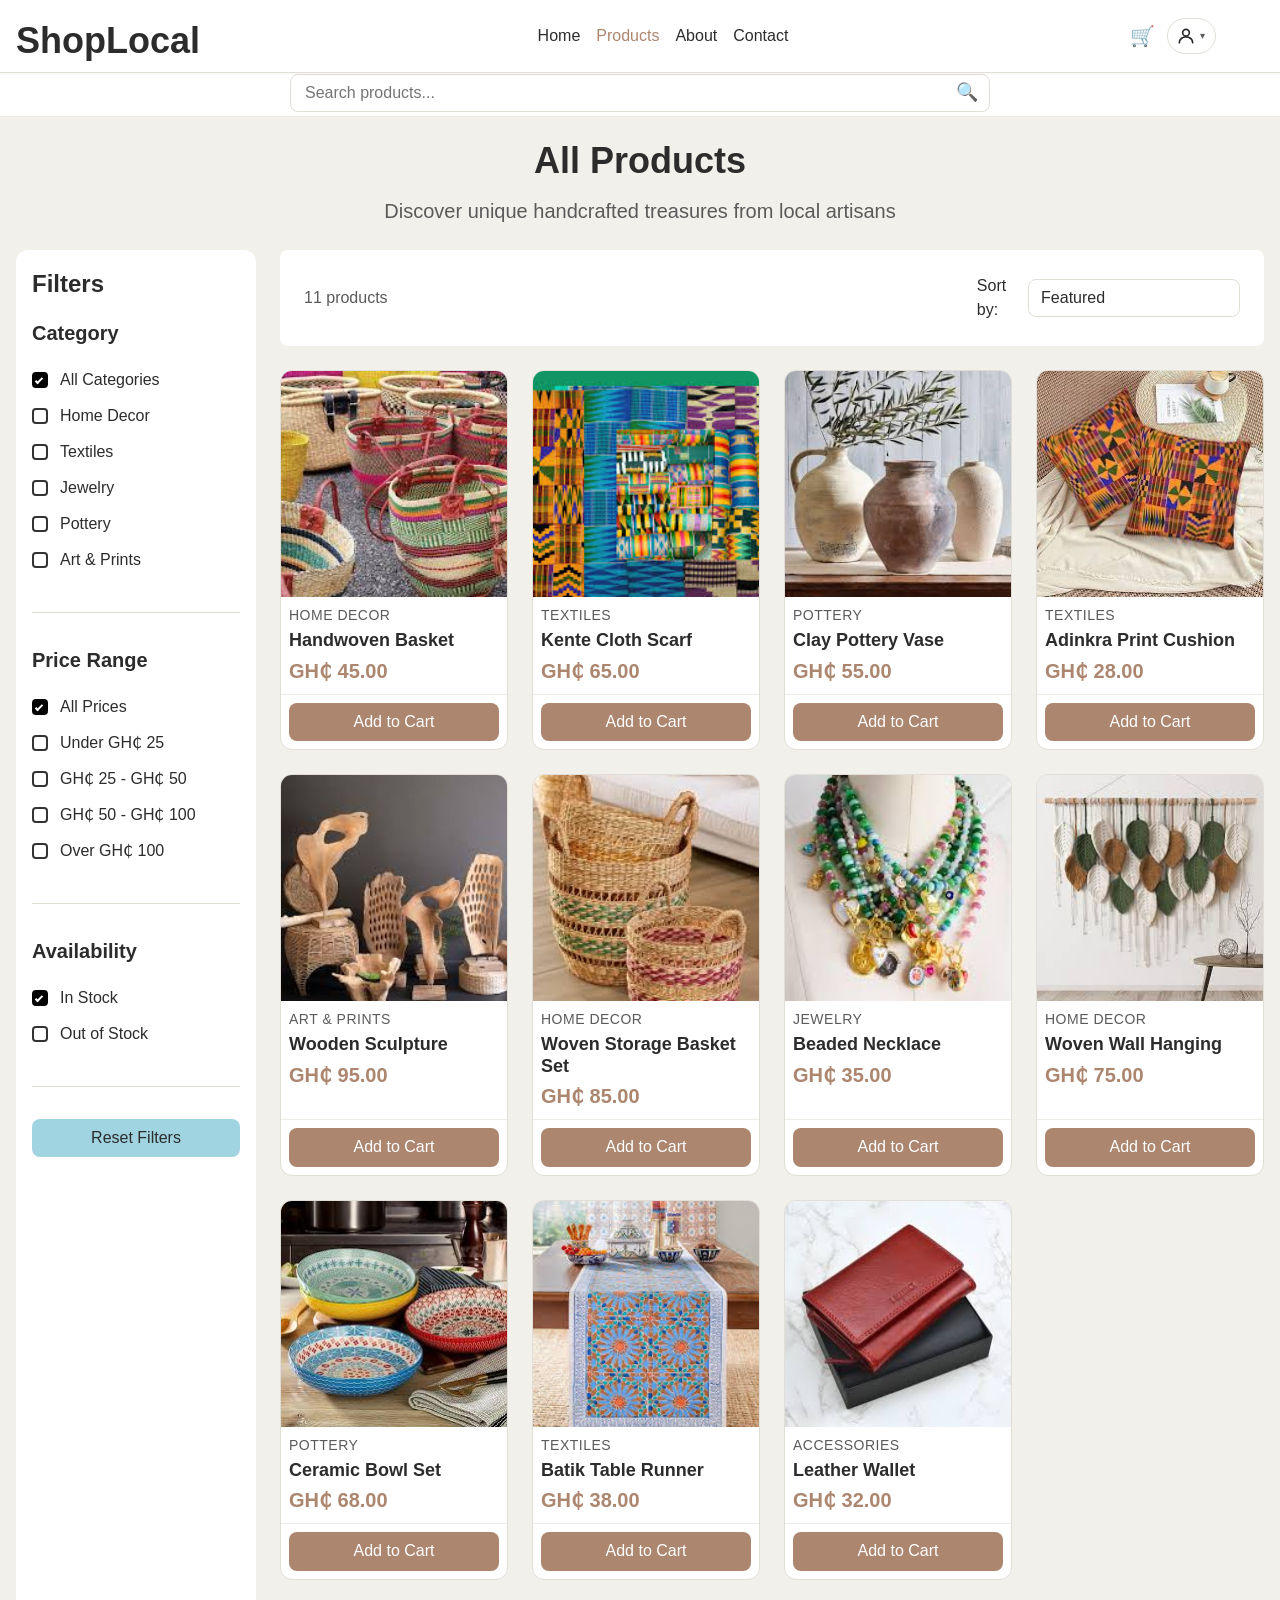
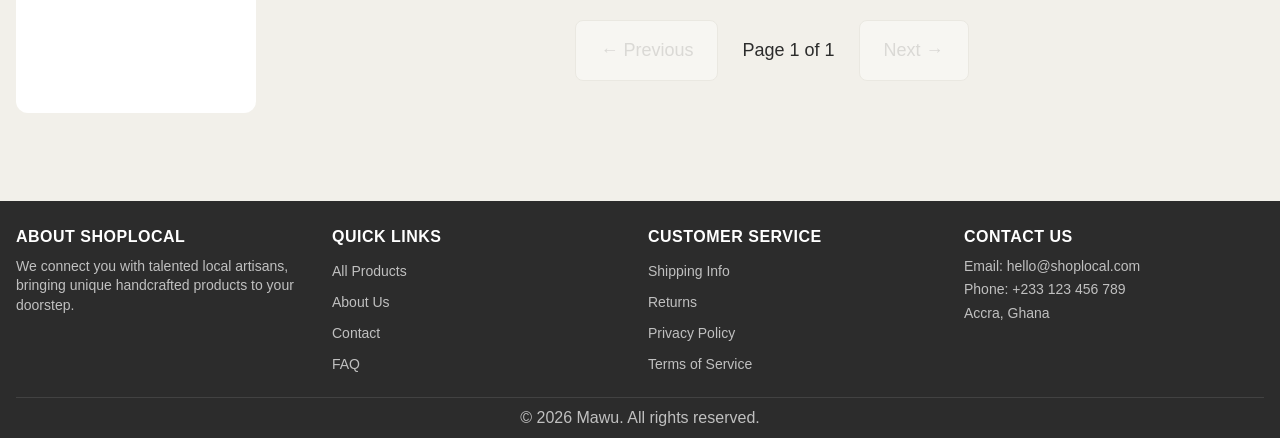
<file: product-detail.html>
<!DOCTYPE html>
<html lang="en">
<head>
    <meta charset="UTF-8">
    <meta name="viewport" content="width=device-width, initial-scale=1.0">
    <meta name="description" content="View product details and add to cart">
    <title>Product Details - ShopLocal</title>
    <link rel="stylesheet" href="css/reset.css">
    <link rel="stylesheet" href="css/variables.css">
    <link rel="stylesheet" href="css/layout.css">
    <link rel="stylesheet" href="css/components.css">
    <link rel="stylesheet" href="css/main.css">
</head>
<body>
    <!-- Main Header & Navigation -->
    <header class="site-header">
        <div class="container">
            <div class="header-content">
                <!-- Logo -->
                <div class="logo">
                    <a href="index.html">
                        <h1>ShopLocal</h1>
                    </a>
                </div>

                <!-- Mobile Menu Toggle -->
                <button class="mobile-menu-toggle" aria-label="Toggle navigation menu" aria-expanded="false">
                    <span class="hamburger-icon"></span>
                </button>

                <!-- Main Navigation -->
                <nav class="main-nav" aria-label="Main navigation">
                    <ul class="nav-list">
                        <li><a href="index.html">Home</a></li>
                        <li><a href="products.html">Products</a></li>
                        <li><a href="#about">About</a></li>
                        <li><a href="#contact">Contact</a></li>
                    </ul>
                </nav>

                <!-- Search & Cart -->
                <div class="header-actions">
                    <form class="search-form" role="search" aria-label="Search products">
                        <input 
                            type="search" 
                            placeholder="Search products..." 
                            aria-label="Search"
                            class="search-input"
                        >
                        <button type="submit" class="search-button" aria-label="Submit search">
                            <span class="search-icon">🔍</span>
                        </button>
                    </form>

                    <a href="cart.html" class="cart-link" aria-label="Shopping cart">
                        <span class="cart-icon">🛒</span>
                        <span class="cart-count" id="cartCount">0</span>
                    </a>
                </div>
            </div>
        </div>
    </header>

    <!-- Main Content -->
    <main class="product-detail-page">
        <div class="container">
            <!-- Breadcrumb Navigation -->
            <nav class="breadcrumb" aria-label="Breadcrumb">
                <ol>
                    <li><a href="index.html">Home</a></li>
                    <li><a href="products.html">Products</a></li>
                    <li><span id="breadcrumbCategory">Home Decor</span></li>
                    <li aria-current="page"><span id="breadcrumbProduct">Loading...</span></li>
                </ol>
            </nav>

            <!-- Product Detail Container -->
            <article class="product-detail" id="productDetail">
                <div class="product-gallery">
                    <!-- Main Image -->
                    <div class="gallery-main">
                        <img 
                            id="mainImage" 
                            src="https://via.placeholder.com/600x600/AC866F/FFFFFF?text=Product+Image" 
                            alt="Product main view"
                            class="main-image"
                        >
                    </div>

                    <!-- Thumbnail Gallery -->
                    <div class="gallery-thumbnails" id="thumbnails">
                        <button class="thumbnail active" data-index="0">
                            <img src="https://via.placeholder.com/100x100/AC866F/FFFFFF?text=1" alt="Product view 1">
                        </button>
                        <button class="thumbnail" data-index="1">
                            <img src="https://via.placeholder.com/100x100/A0D4E0/FFFFFF?text=2" alt="Product view 2">
                        </button>
                        <button class="thumbnail" data-index="2">
                            <img src="https://via.placeholder.com/100x100/AC866F/FFFFFF?text=3" alt="Product view 3">
                        </button>
                        <button class="thumbnail" data-index="3">
                            <img src="https://via.placeholder.com/100x100/A0D4E0/FFFFFF?text=4" alt="Product view 4">
                        </button>
                    </div>
                </div>

                <!-- Product Information -->
                <div class="product-info">
                    <!-- Product Title & Category -->
                    <header class="product-header">
                        <p class="product-category" id="productCategory">Home Decor</p>
                        <h1 class="product-title" id="productTitle">Handwoven Basket</h1>
                    </header>

                    <!-- Price -->
                    <div class="product-price">
                        <span class="price-current" id="productPrice">GH₵ 45.00</span>
                    </div>

                    <!-- Rating (Optional) -->
                    <div class="product-rating">
                        <span class="stars">⭐⭐⭐⭐⭐</span>
                        <span class="rating-count">(24 reviews)</span>
                    </div>

                    <!-- Stock Status -->
                    <div class="product-stock" id="stockStatus">
                        <span class="in-stock">✓ In Stock</span>
                    </div>

                    <!-- Description -->
                    <div class="product-description">
                        <h2>Description</h2>
                        <p id="productDescription">
                            Beautiful handwoven basket crafted by local artisans using traditional techniques. 
                            Perfect for storage or as a decorative piece in any room. Each basket is unique 
                            and may vary slightly in color and pattern.
                        </p>
                    </div>

                    <!-- Product Details -->
                    <div class="product-details">
                        <h2>Product Details</h2>
                        <ul id="productDetailsList">
                            <li><strong>Material:</strong> Natural woven fiber</li>
                            <li><strong>Dimensions:</strong> 12" x 10" x 8"</li>
                            <li><strong>Weight:</strong> 0.8 kg</li>
                            <li><strong>Care:</strong> Wipe clean with damp cloth</li>
                            <li><strong>Origin:</strong> Handmade in Ghana</li>
                        </ul>
                    </div>

                    <!-- Add to Cart Section -->
                    <div class="add-to-cart-section">
                        <!-- Quantity Selector -->
                        <div class="quantity-selector">
                            <label for="quantity">Quantity:</label>
                            <div class="quantity-controls">
                                <button 
                                    class="quantity-btn" 
                                    id="decreaseQty" 
                                    aria-label="Decrease quantity"
                                    type="button"
                                >
                                    −
                                </button>
                                <input 
                                    type="number" 
                                    id="quantity" 
                                    name="quantity" 
                                    value="1" 
                                    min="1" 
                                    max="10"
                                    aria-label="Product quantity"
                                >
                                <button 
                                    class="quantity-btn" 
                                    id="increaseQty" 
                                    aria-label="Increase quantity"
                                    type="button"
                                >
                                    +
                                </button>
                            </div>
                        </div>

                        <!-- Add to Cart Button -->
                        <button class="btn btn-primary btn-large btn-block" id="addToCartBtn">
                            Add to Cart
                        </button>

                        <!-- Success Message -->
                        <div class="success-message" id="successMessage" hidden>
                            <span>✓ Added to cart!</span>
                        </div>
                    </div>

                    <!-- Additional Actions -->
                    <div class="product-actions">
                        <button class="btn-link" id="wishlistBtn">
                            <span>♡</span> Add to Wishlist
                        </button>
                    </div>

                    <!-- Shipping Info -->
                    <div class="shipping-info">
                        <h3>Shipping Information</h3>
                        <ul>
                            <li>🚚 Free shipping on orders over GH₵ 100</li>
                            <li>📦 Standard delivery: 3-5 business days</li>
                            <li>↩️ 30-day return policy</li>
                        </ul>
                    </div>
                </div>
            </article>

            <!-- Related Products Section -->
            <section class="related-products" aria-labelledby="related-heading">
                <h2 id="related-heading">You May Also Like</h2>
                <div class="product-grid" id="relatedProducts">
                    <!-- Related products will be dynamically loaded here -->
                </div>
            </section>

            <!-- Customer Reviews Section (Optional) -->
            <section class="reviews-section" aria-labelledby="reviews-heading">
                <h2 id="reviews-heading">Customer Reviews</h2>
                
                <div class="reviews-summary">
                    <div class="average-rating">
                        <span class="rating-number">4.8</span>
                        <span class="stars">⭐⭐⭐⭐⭐</span>
                        <span class="review-count">Based on 24 reviews</span>
                    </div>
                </div>

                <div class="reviews-list">
                    <article class="review-card">
                        <header class="review-header">
                            <span class="stars">⭐⭐⭐⭐⭐</span>
                            <span class="reviewer-name">Ama K.</span>
                        </header>
                        <p class="review-text">
                            Beautiful basket! The craftsmanship is excellent and it looks perfect in my living room.
                        </p>
                        <time class="review-date">2 weeks ago</time>
                    </article>

                    <article class="review-card">
                        <header class="review-header">
                            <span class="stars">⭐⭐⭐⭐⭐</span>
                            <span class="reviewer-name">Kwame M.</span>
                        </header>
                        <p class="review-text">
                            High quality product. Delivery was fast and the packaging was secure.
                        </p>
                        <time class="review-date">1 month ago</time>
                    </article>
                </div>
            </section>
        </div>
    </main>

    <!-- Footer -->
    <footer class="site-footer">
        <div class="container">
            <div class="footer-content">
                <!-- About -->
                <div class="footer-section">
                    <h3>About ShopLocal</h3>
                    <p>We connect you with talented local artisans, bringing unique handcrafted products to your doorstep.</p>
                </div>

                <!-- Quick Links -->
                <div class="footer-section">
                    <h3>Quick Links</h3>
                    <ul class="footer-links">
                        <li><a href="products.html">All Products</a></li>
                        <li><a href="#about">About Us</a></li>
                        <li><a href="#contact">Contact</a></li>
                        <li><a href="#faq">FAQ</a></li>
                    </ul>
                </div>

                <!-- Customer Service -->
                <div class="footer-section">
                    <h3>Customer Service</h3>
                    <ul class="footer-links">
                        <li><a href="#shipping">Shipping Info</a></li>
                        <li><a href="#returns">Returns</a></li>
                        <li><a href="#privacy">Privacy Policy</a></li>
                        <li><a href="#terms">Terms of Service</a></li>
                    </ul>
                </div>

                <!-- Contact -->
                <div class="footer-section">
                    <h3>Contact Us</h3>
                    <address>
                        <p>Email: <a href="mailto:hello@shoplocal.com">hello@shoplocal.com</a></p>
                        <p>Phone: <a href="tel:+233123456789">+233 123 456 789</a></p>
                        <p>Accra, Ghana</p>
                    </address>
                </div>
            </div>

            <div class="footer-bottom">
                <p>&copy; 2026 Kodes. All rights reserved.</p>
            </div>
        </div>
    </footer>

    <!-- JavaScript -->
    <script src="js/products.js"></script>
    <script src="js/auth.js"></script>
    <script src="js/cart.js"></script>
    <script src="js/main.js"></script>
</body>
</html>
</file>
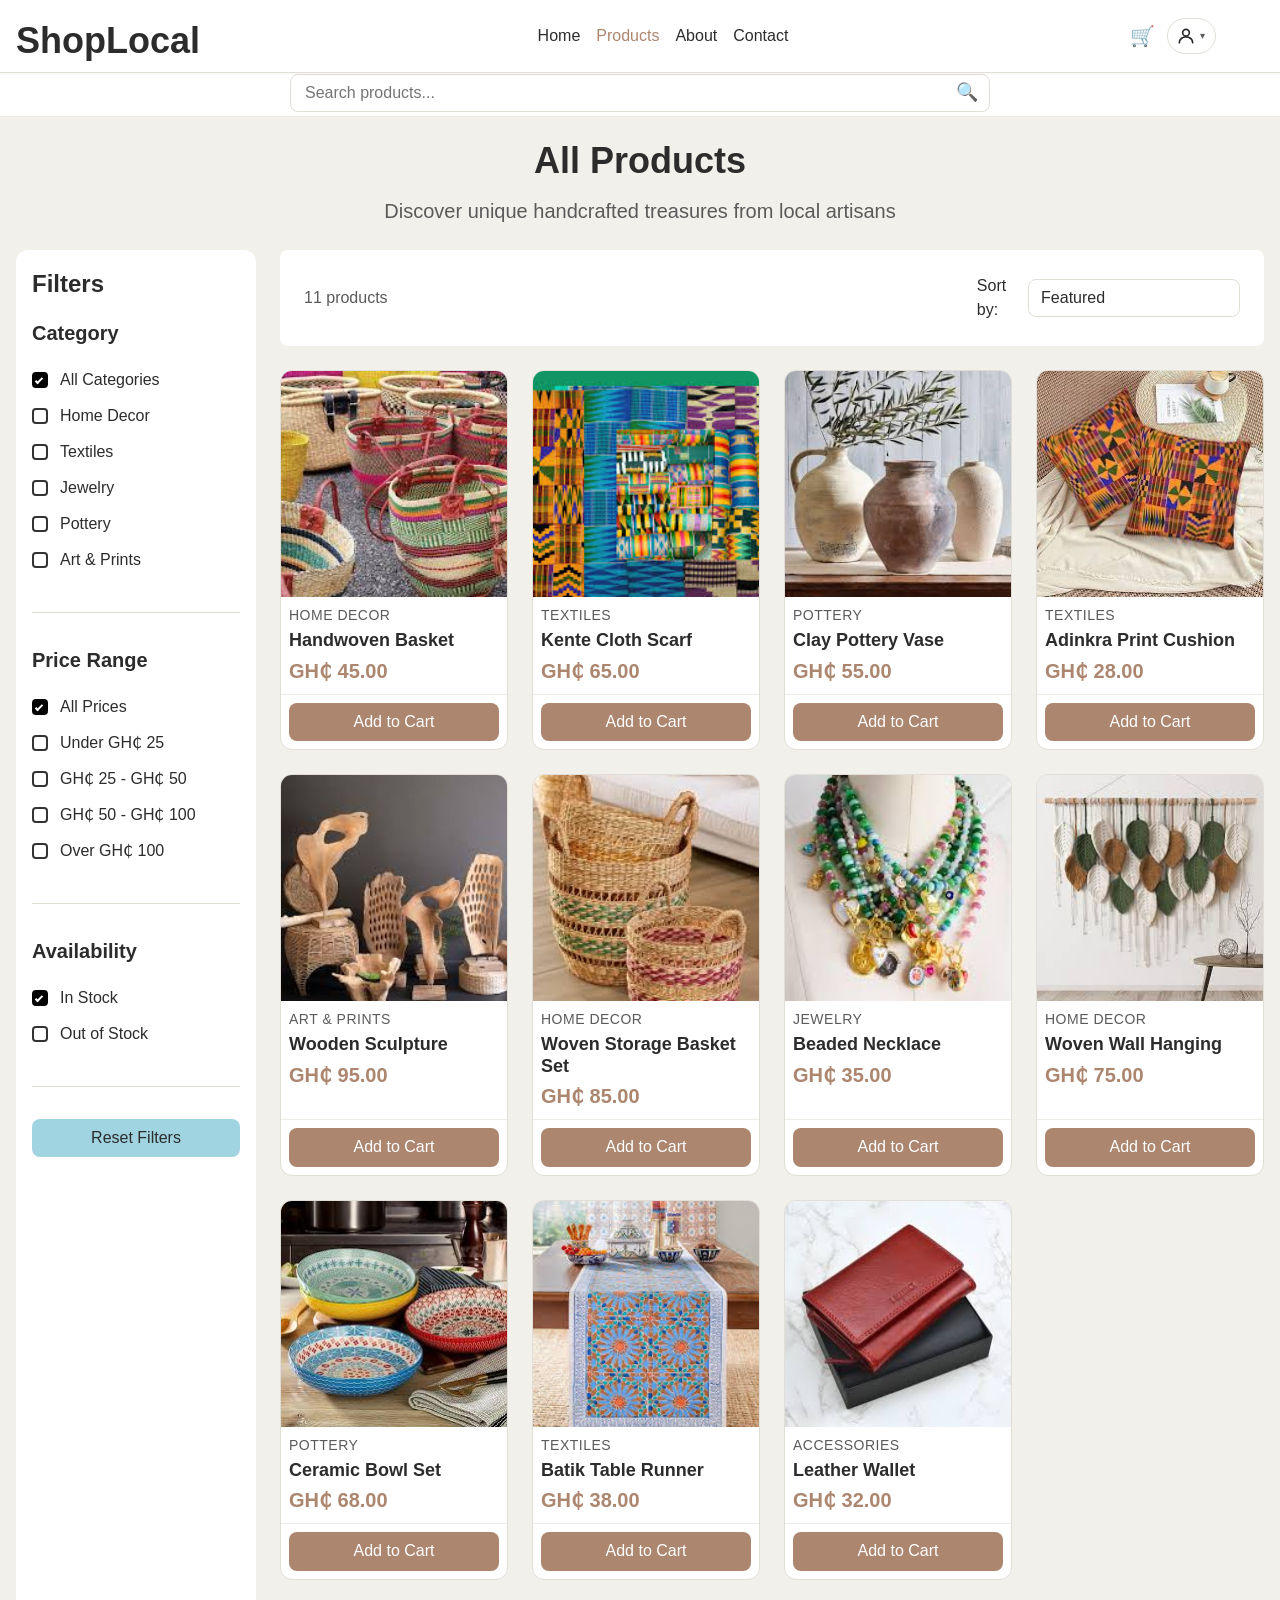
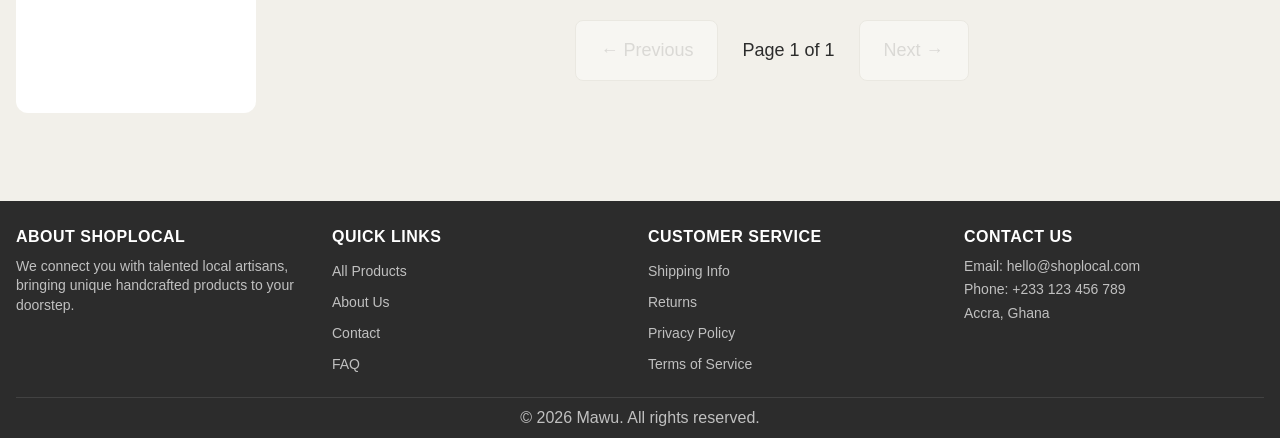
<file: products.html>
<!DOCTYPE html>
<html lang="en">
<head>
    <meta charset="UTF-8">
    <meta name="viewport" content="width=device-width, initial-scale=1.0">
    <meta name="description" content="Browse our collection of handcrafted artisan products">
    <title>Products - ShopLocal</title>
    <link rel="stylesheet" href="css/reset.css">
    <link rel="stylesheet" href="css/variables.css">
    <link rel="stylesheet" href="css/layout.css">
    <link rel="stylesheet" href="css/components.css">
    <link rel="stylesheet" href="css/main.css">
</head>
<body>
    <!-- Main Header & Navigation -->
        <!-- Main Header & Navigation -->
    <header class="site-header">
        <div class="container">
            <div class="header-content">
                <!-- Logo -->
                <div class="logo">
                    <a href="index.html">
                        <h1>ShopLocal</h1>
                    </a>
                </div>
                <!-- Main Navigation -->
                <nav class="main-nav" aria-label="Main navigation">
                    <ul class="nav-list">
                        <li><a href="index.html" id="nav-home">Home</a></li>
                        <li><a href="products.html" id="nav-products" class="active">Products</a></li>
                        <li><a href="about.html" id="nav-about">About</a></li>
                        <li><a href="contact.html" id="nav-contact">Contact</a></li>
                    </ul>
                </nav>
                <!-- Search & Cart -->
                <div class="header-actions">
                    <a href="cart.html" class="cart-link" aria-label="Shopping cart">
                        <span class="cart-icon">🛒</span>
                        <span class="cart-count" id="cartCount">0</span>
                    </a>
                    <!-- Profile Dropdown -->
                    <div class="profile-dropdown" id="profileDropdown">
                        <button class="profile-btn" id="profileBtn" aria-haspopup="true" aria-expanded="false" aria-label="Account menu">
                            <svg class="profile-icon" viewBox="0 0 24 24" fill="none" stroke="currentColor" stroke-width="2" stroke-linecap="round" stroke-linejoin="round">
                                <circle cx="12" cy="8" r="4"/>
                                <path d="M4 20c0-4 3.6-7 8-7s8 3 8 7"/>
                            </svg>
                            <span class="profile-chevron">▾</span>
                        </button>
                        <div class="profile-menu" id="profileMenu" role="menu">
                            <!-- Populated by main.js initProfileDropdown() -->
                        </div>
                    </div>
                    <!-- Mobile Menu Toggle (must be last for correct tab/flex order) -->
                    <button class="mobile-menu-toggle" aria-label="Toggle navigation menu" aria-expanded="false">
                        <span class="hamburger-icon"><span class="bar"></span></span>
                    </button>
                </div>
            </div>
        </div>
    </header>
    <!-- Search Bar (below header, all screen sizes) -->
    <div class="header-search-bar" role="search">
        <div class="container">
            <form class="search-form" aria-label="Search products" id="globalSearchForm">
                <input type="search" placeholder="Search products..." aria-label="Search" class="search-input" id="globalSearch">
                <button type="submit" class="search-button" aria-label="Submit search">
                    <span class="search-icon">🔍</span>
                </button>
            </form>
        </div>
    </div>

    <!-- Main Content -->
    <main class="products-page">
        <div class="container">
            <!-- Page Header -->
            <header class="page-header">
                <h1>All Products</h1>
                <p class="page-subtitle">Discover unique handcrafted treasures from local artisans</p>
            </header>

            <div class="products-layout">
                <!-- Sidebar Filters -->
                <aside class="filters-sidebar" aria-label="Product filters">
                    <!-- Mobile Filter Toggle -->
                    <!-- <button class="filter-toggle" aria-label="Toggle filters" aria-expanded="false">
                        <span>Filters</span>
                        <span class="filter-icon">⚙️</span>
                    </button> -->

                    <div class="filters-content">
                        <h2>Filters</h2>

                        <!-- Category Filter -->
                        <section class="filter-group">
                            <h3>Category</h3>
                            <div class="filter-options">
                                <label class="filter-option">
                                    <input type="checkbox" name="category" value="all" checked>
                                    <span>All Categories</span>
                                </label>
                                <label class="filter-option">
                                    <input type="checkbox" name="category" value="home-decor">
                                    <span>Home Decor</span>
                                </label>
                                <label class="filter-option">
                                    <input type="checkbox" name="category" value="textiles">
                                    <span>Textiles</span>
                                </label>
                                <label class="filter-option">
                                    <input type="checkbox" name="category" value="jewelry">
                                    <span>Jewelry</span>
                                </label>
                                <label class="filter-option">
                                    <input type="checkbox" name="category" value="pottery">
                                    <span>Pottery</span>
                                </label>
                                <label class="filter-option">
                                    <input type="checkbox" name="category" value="art">
                                    <span>Art & Prints</span>
                                </label>
                            </div>
                        </section>

                        <!-- Price Filter -->
                        <section class="filter-group">
                            <h3>Price Range</h3>
                            <div class="filter-options">
                                <label class="filter-option">
                                    <input type="radio" name="price" value="all" checked>
                                    <span>All Prices</span>
                                </label>
                                <label class="filter-option">
                                    <input type="radio" name="price" value="0-25">
                                    <span>Under GH₵ 25</span>
                                </label>
                                <label class="filter-option">
                                    <input type="radio" name="price" value="25-50">
                                    <span>GH₵ 25 - GH₵ 50</span>
                                </label>
                                <label class="filter-option">
                                    <input type="radio" name="price" value="50-100">
                                    <span>GH₵ 50 - GH₵ 100</span>
                                </label>
                                <label class="filter-option">
                                    <input type="radio" name="price" value="100+">
                                    <span>Over GH₵ 100</span>
                                </label>
                            </div>
                        </section>

                        <!-- Availability Filter -->
                        <section class="filter-group">
                            <h3>Availability</h3>
                            <div class="filter-options">
                                <label class="filter-option">
                                    <input type="checkbox" name="availability" value="in-stock" checked>
                                    <span>In Stock</span>
                                </label>
                                <label class="filter-option">
                                    <input type="checkbox" name="availability" value="out-of-stock">
                                    <span>Out of Stock</span>
                                </label>
                            </div>
                        </section>

                        <!-- Reset Filters Button -->
                        <button class="btn btn-secondary btn-block" id="resetFilters">
                            Reset Filters
                        </button>
                    </div>
                </aside>

                <!-- Products Area -->
                <section class="products-area">
                    <!-- Toolbar -->
                    <div class="products-toolbar">
                        <div class="results-count">
                            <span id="resultsCount">12 products</span>
                        </div>

                        <div class="sort-controls">
                            <label for="sortBy">Sort by:</label>
                            <select id="sortBy" name="sort" class="sort-select">
                                <option value="featured">Featured</option>
                                <option value="name-asc">Name (A-Z)</option>
                                <option value="name-desc">Name (Z-A)</option>
                                <option value="price-asc">Price (Low to High)</option>
                                <option value="price-desc">Price (High to Low)</option>
                                <option value="newest">Newest First</option>
                            </select>
                        </div>
                    </div>

                    <!-- Products Grid -->
                    <div class="product-grid" id="productGrid">
                        <!-- Products will be dynamically loaded here via JavaScript -->
                        <noscript>
                            <p>Please enable JavaScript to view our products.</p>
                        </noscript>
                    </div>

                    <!-- Loading State -->
                    <div class="loading-state" id="loadingState" hidden>
                        <p>Loading products...</p>
                    </div>

                    <!-- Empty State -->
                    <div class="empty-state" id="emptyState" hidden>
                        <p>No products found matching your criteria.</p>
                        <button class="btn btn-primary" id="clearFiltersBtn">Clear Filters</button>
                    </div>

                    <!-- Pagination (Optional) -->
                    <nav class="pagination" aria-label="Product pages" id="pagination" hidden>
                        <button class="pagination-btn" aria-label="Previous page" disabled>
                            ← Previous
                        </button>
                        <span class="pagination-info">Page 1 of 1</span>
                        <button class="pagination-btn" aria-label="Next page" disabled>
                            Next →
                        </button>
                    </nav>
                </section>
            </div>
        </div>
    </main>

    <!-- Footer -->
    <footer class="site-footer">
        <div class="container">
            <div class="footer-content">
                <!-- About -->
                <div class="footer-section">
                    <h3>About ShopLocal</h3>
                    <p>We connect you with talented local artisans, bringing unique handcrafted products to your doorstep.</p>
                </div>

                <!-- Quick Links -->
                <div class="footer-section">
                    <h3>Quick Links</h3>
                    <ul class="footer-links">
                        <li><a href="products.html">All Products</a></li>
                        <li><a href="#about">About Us</a></li>
                        <li><a href="#contact">Contact</a></li>
                        <li><a href="#faq">FAQ</a></li>
                    </ul>
                </div>

                <!-- Customer Service -->
                <div class="footer-section">
                    <h3>Customer Service</h3>
                    <ul class="footer-links">
                        <li><a href="#shipping">Shipping Info</a></li>
                        <li><a href="#returns">Returns</a></li>
                        <li><a href="#privacy">Privacy Policy</a></li>
                        <li><a href="#terms">Terms of Service</a></li>
                    </ul>
                </div>

                <!-- Contact -->
                <div class="footer-section">
                    <h3>Contact Us</h3>
                    <address>
                        <p>Email: <a href="mailto:hello@shoplocal.com">hello@shoplocal.com</a></p>
                        <p>Phone: <a href="tel:+233123456789">+233 123 456 789</a></p>
                        <p>Accra, Ghana</p>
                    </address>
                </div>
            </div>

            <div class="footer-bottom">
                <p>&copy; 2026 Mawu. All rights reserved. </p>
            </div>
        </div>
    </footer>

    <!-- JavaScript -->
    <script src="js/products.js"></script>
    <script src="js/auth.js"></script>
    <script src="js/cart.js"></script>
    <script src="js/main.js"></script>
</body>
</html>
</file>
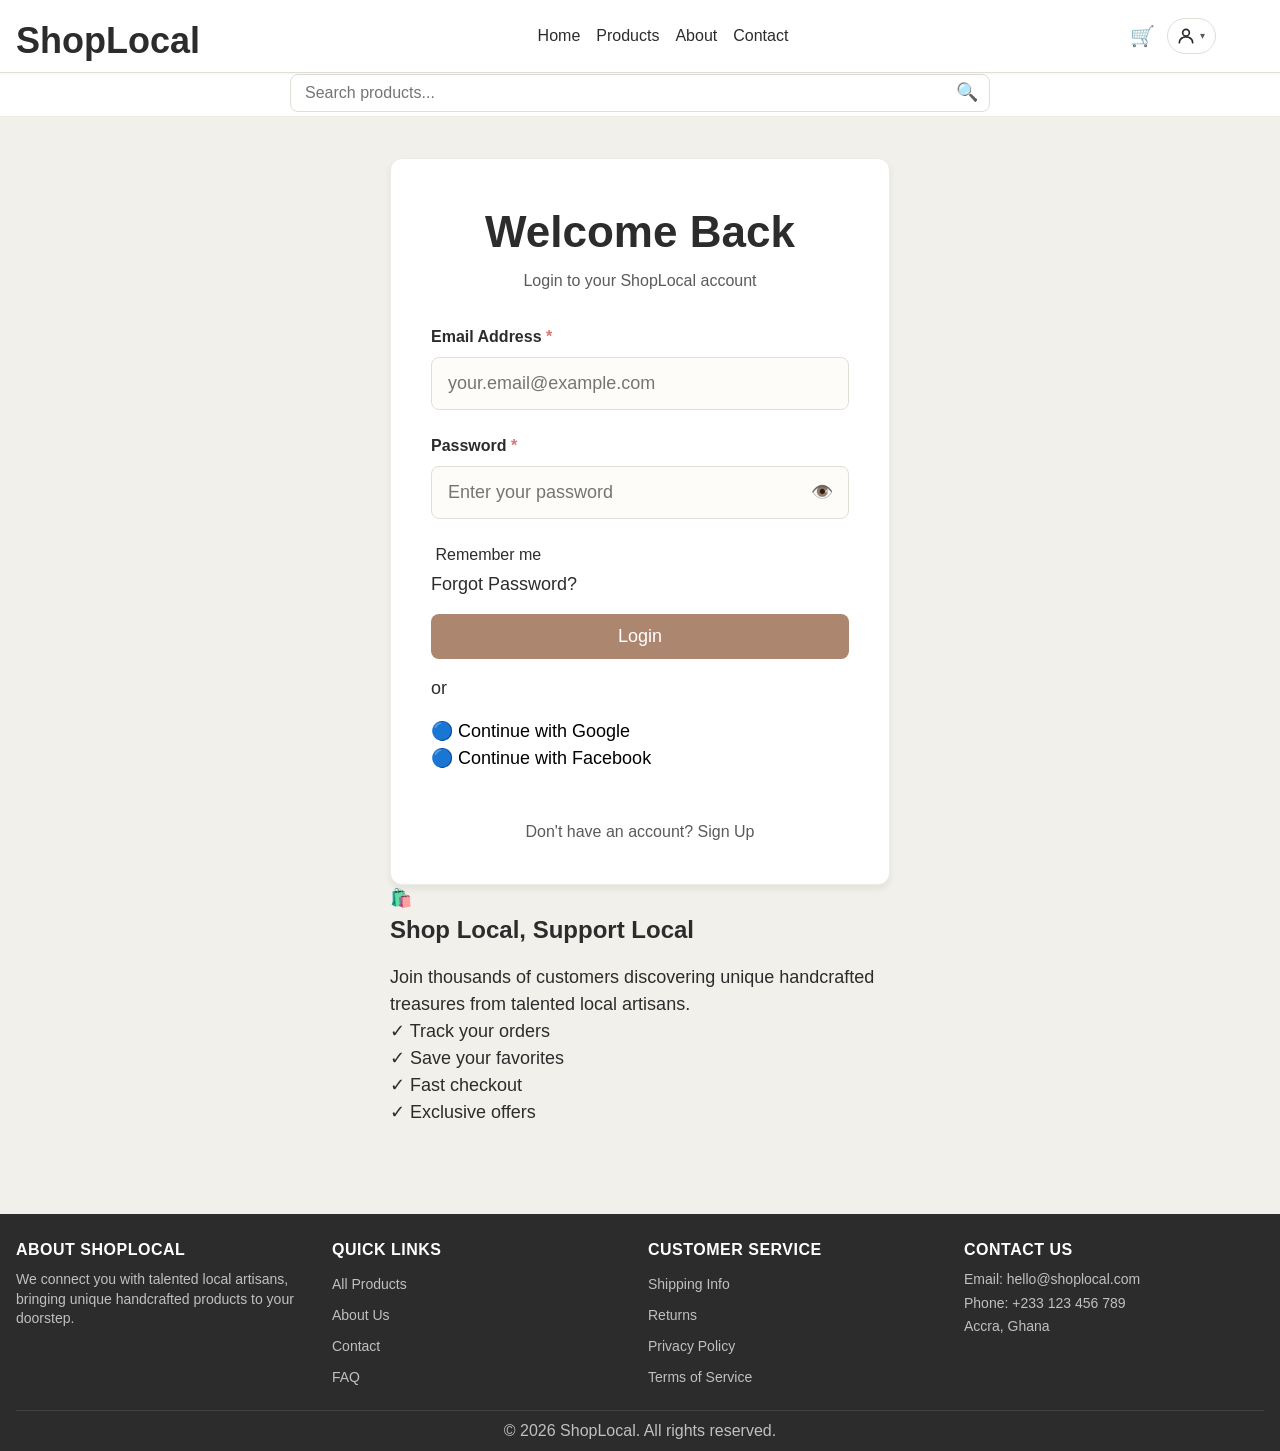
<file: profile.html>
<!DOCTYPE html>
<html lang="en">
<head>
    <meta charset="UTF-8">
    <meta name="viewport" content="width=device-width, initial-scale=1.0">
    <title>My Profile - ShopLocal</title>
    <link rel="stylesheet" href="css/reset.css">
    <link rel="stylesheet" href="css/variables.css">
    <link rel="stylesheet" href="css/layout.css">
    <link rel="stylesheet" href="css/components.css">
    <link rel="stylesheet" href="css/main.css">
</head>
<body>

        <!-- Main Header & Navigation -->
    <header class="site-header">
        <div class="container">
            <div class="header-content">
                <!-- Logo -->
                <div class="logo">
                    <a href="index.html">
                        <h1>ShopLocal</h1>
                    </a>
                </div>
                <!-- Main Navigation -->
                <nav class="main-nav" aria-label="Main navigation">
                    <ul class="nav-list">
                        <li><a href="index.html" id="nav-home">Home</a></li>
                        <li><a href="products.html" id="nav-products">Products</a></li>
                        <li><a href="about.html" id="nav-about">About</a></li>
                        <li><a href="contact.html" id="nav-contact">Contact</a></li>
                    </ul>
                </nav>
                <!-- Search & Cart -->
                <div class="header-actions">
                    <a href="cart.html" class="cart-link" aria-label="Shopping cart">
                        <span class="cart-icon">🛒</span>
                        <span class="cart-count" id="cartCount">0</span>
                    </a>
                    <!-- Profile Dropdown -->
                    <div class="profile-dropdown" id="profileDropdown">
                        <button class="profile-btn" id="profileBtn" aria-haspopup="true" aria-expanded="false" aria-label="Account menu">
                            <svg class="profile-icon" viewBox="0 0 24 24" fill="none" stroke="currentColor" stroke-width="2" stroke-linecap="round" stroke-linejoin="round">
                                <circle cx="12" cy="8" r="4"/>
                                <path d="M4 20c0-4 3.6-7 8-7s8 3 8 7"/>
                            </svg>
                            <span class="profile-chevron">▾</span>
                        </button>
                        <div class="profile-menu" id="profileMenu" role="menu">
                            <!-- Populated by main.js initProfileDropdown() -->
                        </div>
                    </div>
                    <!-- Mobile Menu Toggle (must be last for correct tab/flex order) -->
                    <button class="mobile-menu-toggle" aria-label="Toggle navigation menu" aria-expanded="false">
                        <span class="hamburger-icon"><span class="bar"></span></span>
                    </button>
                </div>
            </div>
        </div>
    </header>
    <!-- Search Bar (below header, all screen sizes) -->
    <div class="header-search-bar" role="search">
        <div class="container">
            <form class="search-form" aria-label="Search products" id="globalSearchForm">
                <input type="search" placeholder="Search products..." aria-label="Search" class="search-input" id="globalSearch">
                <button type="submit" class="search-button" aria-label="Submit search">
                    <span class="search-icon">🔍</span>
                </button>
            </form>
        </div>
    </div>

    <main class="account-page">
        <div class="container">
            <div class="account-layout">

                <!-- Sidebar -->
                <aside class="account-sidebar">
                    <div class="account-sidebar-header">
                        <div class="account-avatar" id="sidebarAvatar">?</div>
                        <div>
                            <div class="account-sidebar-name" id="sidebarName">Loading…</div>
                            <div class="account-sidebar-email" id="sidebarEmail"></div>
                        </div>
                    </div>
                    <nav class="account-nav" aria-label="Account navigation">
                        <a href="profile.html"  class="account-nav-link active"><span class="nav-icon">👤</span> My Profile</a>
                        <a href="orders.html"   class="account-nav-link"><span class="nav-icon">📦</span> My Orders</a>
                        <a href="wishlist.html" class="account-nav-link"><span class="nav-icon">♡</span> Wishlist</a>
                        <div class="account-nav-divider"></div>
                        <a href="index.html"    class="account-nav-link"><span class="nav-icon">🏠</span> Back to Shop</a>
                        <button class="account-nav-link account-nav-logout" id="sidebarLogoutBtn"><span class="nav-icon">🚪</span> Logout</button>
                    </nav>
                </aside>

                <!-- Main Content -->
                <div class="account-content">
                    <div class="account-content-header">
                        <h1>My Profile</h1>
                        <p>Manage your personal information and account settings</p>
                    </div>

                    <!-- Personal Information -->
                    <section class="profile-section">
                        <h2>Personal Information</h2>
                        <div class="profile-grid">
                            <div class="profile-field">
                                <label for="profileFirstName">First Name</label>
                                <input type="text" id="profileFirstName" placeholder="First name">
                            </div>
                            <div class="profile-field">
                                <label for="profileLastName">Last Name</label>
                                <input type="text" id="profileLastName" placeholder="Last name">
                            </div>
                            <div class="profile-field">
                                <label for="profileEmail">Email Address</label>
                                <input type="email" id="profileEmail" placeholder="Email" readonly>
                            </div>
                            <div class="profile-field">
                                <label for="profilePhone">Phone Number</label>
                                <input type="tel" id="profilePhone" placeholder="Phone number">
                            </div>
                        </div>
                        <div class="profile-save-row">
                            <button class="btn btn-primary" id="saveProfileBtn">Save Changes</button>
                        </div>
                    </section>

                    <!-- Change Password -->
                    <section class="profile-section">
                        <h2>Change Password</h2>
                        <div class="profile-grid">
                            <div class="profile-field full-width">
                                <label for="currentPassword">Current Password</label>
                                <input type="password" id="currentPassword" placeholder="Enter current password">
                                <span class="error-message" id="currentPasswordError"></span>
                            </div>
                            <div class="profile-field">
                                <label for="newPassword">New Password</label>
                                <input type="password" id="newPassword" placeholder="New password">
                                <span class="error-message" id="newPasswordError"></span>
                            </div>
                            <div class="profile-field">
                                <label for="confirmNewPassword">Confirm New Password</label>
                                <input type="password" id="confirmNewPassword" placeholder="Confirm new password">
                                <span class="error-message" id="confirmNewPasswordError"></span>
                            </div>
                        </div>
                        <div class="profile-save-row">
                            <button class="btn btn-secondary" id="changePasswordBtn">Update Password</button>
                        </div>
                    </section>

                    <!-- Preferences -->
                    <section class="profile-section">
                        <h2>Preferences</h2>

                        <fieldset class="pref-fieldset">
                            <legend class="pref-legend">Newsletter</legend>
                            <div class="pref-radio-group">
                                <label class="pref-radio-label">
                                    <input type="radio" name="newsletterPref" id="newsletterYes" value="yes">
                                    <span class="pref-radio-dot"></span>
                                    <span>Yes — send me offers &amp; artisan stories</span>
                                </label>
                                <label class="pref-radio-label">
                                    <input type="radio" name="newsletterPref" id="newsletterNo" value="no">
                                    <span class="pref-radio-dot"></span>
                                    <span>No thanks</span>
                                </label>
                            </div>
                        </fieldset>

                        <fieldset class="pref-fieldset">
                            <legend class="pref-legend">Order Notifications</legend>
                            <div class="pref-radio-group">
                                <label class="pref-radio-label">
                                    <input type="radio" name="orderNotifPref" id="orderNotifOn" value="yes" checked>
                                    <span class="pref-radio-dot"></span>
                                    <span>Enabled — notify me about my orders</span>
                                </label>
                                <label class="pref-radio-label">
                                    <input type="radio" name="orderNotifPref" id="orderNotifOff" value="no">
                                    <span class="pref-radio-dot"></span>
                                    <span>Disabled</span>
                                </label>
                            </div>
                        </fieldset>

                        <div class="profile-save-row">
                            <button class="btn btn-secondary" id="savePrefsBtn">Save Preferences</button>
                        </div>
                    </section>

                    <!-- Danger Zone -->
                    <section class="profile-section">
                        <h2 style="color: var(--color-error);">Danger Zone</h2>
                        <p style="color:var(--color-text-secondary); font-size:var(--font-size-sm); margin-bottom:var(--space-lg);">
                            Once you delete your account, there is no going back. Please be certain.
                        </p>
                        <button class="btn btn-outline" id="deleteAccountBtn" style="border-color:var(--color-error); color:var(--color-error);">
                            Delete Account
                        </button>
                    </section>
                </div>

            </div>
        </div>
    </main>

    <footer class="site-footer">
        <div class="container">
            <div class="footer-content">
                <div class="footer-section">
                    <h3>About ShopLocal</h3>
                    <p>We connect you with talented local artisans, bringing unique handcrafted products to your doorstep.</p>
                </div>
                <div class="footer-section">
                    <h3>Quick Links</h3>
                    <ul class="footer-links">
                        <li><a href="products.html">All Products</a></li>
                        <li><a href="#about">About Us</a></li>
                        <li><a href="#contact">Contact</a></li>
                    </ul>
                </div>
                <div class="footer-section">
                    <h3>Customer Service</h3>
                    <ul class="footer-links">
                        <li><a href="#shipping">Shipping Info</a></li>
                        <li><a href="#returns">Returns</a></li>
                        <li><a href="#privacy">Privacy Policy</a></li>
                    </ul>
                </div>
                <div class="footer-section">
                    <h3>Contact Us</h3>
                    <address>
                        <p>Email: <a href="mailto:hello@shoplocal.com">hello@shoplocal.com</a></p>
                        <p>Phone: <a href="tel:+233123456789">+233 123 456 789</a></p>
                        <p>Accra, Ghana</p>
                    </address>
                </div>
            </div>
            <div class="footer-bottom">
                <p>&copy; 2026 Mawu. All rights reserved.</p>
            </div>
        </div>
    </footer>

    <script src="js/products.js"></script>
    <script src="js/auth.js"></script>
    <script src="js/cart.js"></script>
    <script src="js/main.js"></script>
    <script>
    document.addEventListener('DOMContentLoaded', function () {
        // Redirect if not logged in
        const user = getCurrentUser();
        if (!user) { window.location.href = 'login.html'; return; }

        // Populate sidebar
        document.getElementById('sidebarAvatar').textContent = user.firstName.charAt(0).toUpperCase();
        document.getElementById('sidebarName').textContent   = `${user.firstName} ${user.lastName}`;
        document.getElementById('sidebarEmail').textContent  = user.email;

        // Populate form
        document.getElementById('profileFirstName').value = user.firstName || '';
        document.getElementById('profileLastName').value  = user.lastName  || '';
        document.getElementById('profileEmail').value     = user.email     || '';
        document.getElementById('profilePhone').value     = user.phone     || '';

        // Load newsletter pref from account registry
        const account = JSON.parse(localStorage.getItem('shoplocal_accounts') || '{}')[user.email.toLowerCase()];
        if (account) {
            const wantsNewsletter = !!account.newsletter;
            document.getElementById('newsletterYes').checked = wantsNewsletter;
            document.getElementById('newsletterNo').checked  = !wantsNewsletter;
        }

        // Save profile
        document.getElementById('saveProfileBtn').addEventListener('click', function () {
            const firstName = document.getElementById('profileFirstName').value.trim();
            const lastName  = document.getElementById('profileLastName').value.trim();
            const phone     = document.getElementById('profilePhone').value.trim();

            if (!firstName || !lastName) {
                showNotification('First and last name are required.', 'error');
                return;
            }

            // Update session
            const updated = { ...user, firstName, lastName, phone };
            localStorage.setItem('shoplocal_user', JSON.stringify(updated));

            // Update account registry
            const accounts = JSON.parse(localStorage.getItem('shoplocal_accounts') || '{}');
            if (accounts[user.email.toLowerCase()]) {
                accounts[user.email.toLowerCase()].firstName = firstName;
                accounts[user.email.toLowerCase()].lastName  = lastName;
                accounts[user.email.toLowerCase()].phone     = phone;
                localStorage.setItem('shoplocal_accounts', JSON.stringify(accounts));
            }

            // Refresh UI
            document.getElementById('sidebarAvatar').textContent = firstName.charAt(0).toUpperCase();
            document.getElementById('sidebarName').textContent   = `${firstName} ${lastName}`;
            updateAuthUI();
            showNotification('Profile updated successfully!', 'success');
        });

        // Change password
        document.getElementById('changePasswordBtn').addEventListener('click', function () {
            const current  = document.getElementById('currentPassword').value;
            const newPwd   = document.getElementById('newPassword').value;
            const confirm  = document.getElementById('confirmNewPassword').value;

            // Clear errors
            ['currentPassword','newPassword','confirmNewPassword'].forEach(id => {
                const el = document.getElementById(id + 'Error');
                if (el) { el.textContent = ''; el.classList.remove('active'); }
                document.getElementById(id).classList.remove('invalid');
            });

            const accounts = JSON.parse(localStorage.getItem('shoplocal_accounts') || '{}');
            const acc = accounts[user.email.toLowerCase()];

            let valid = true;
            if (!current) {
                showErr('currentPassword', 'Current password is required'); valid = false;
            } else if (acc && acc.password !== current) {
                showErr('currentPassword', 'Current password is incorrect'); valid = false;
            }
            if (!newPwd) {
                showErr('newPassword', 'New password is required'); valid = false;
            } else if (newPwd.length < 8 || !/[A-Z]/.test(newPwd) || !/[a-z]/.test(newPwd) || !/[0-9]/.test(newPwd)) {
                showErr('newPassword', 'Must be 8+ chars with uppercase, lowercase, and a number'); valid = false;
            }
            if (!confirm) {
                showErr('confirmNewPassword', 'Please confirm your new password'); valid = false;
            } else if (newPwd !== confirm) {
                showErr('confirmNewPassword', 'Passwords do not match'); valid = false;
            }
            if (!valid) return;

            acc.password = newPwd;
            localStorage.setItem('shoplocal_accounts', JSON.stringify(accounts));
            document.getElementById('currentPassword').value     = '';
            document.getElementById('newPassword').value         = '';
            document.getElementById('confirmNewPassword').value  = '';
            showNotification('Password updated successfully!', 'success');
        });

        // Save prefs
        document.getElementById('savePrefsBtn').addEventListener('click', function () {
            const accounts = JSON.parse(localStorage.getItem('shoplocal_accounts') || '{}');
            const acc = accounts[user.email.toLowerCase()];
            if (acc) {
                acc.newsletter    = document.getElementById('newsletterYes').checked;
                acc.orderNotif    = document.getElementById('orderNotifOn').checked;
                localStorage.setItem('shoplocal_accounts', JSON.stringify(accounts));
            }
            showNotification('Preferences saved!', 'success');
        });

        // Sidebar logout
        document.getElementById('sidebarLogoutBtn').addEventListener('click', function () {
            showLogoutConfirm(this);
        });

        // Delete account
        document.getElementById('deleteAccountBtn').addEventListener('click', function () {
            if (confirm('Are you absolutely sure you want to delete your account? This cannot be undone.')) {
                const accounts = JSON.parse(localStorage.getItem('shoplocal_accounts') || '{}');
                delete accounts[user.email.toLowerCase()];
                localStorage.setItem('shoplocal_accounts', JSON.stringify(accounts));
                localStorage.removeItem('shoplocal_user');
                window.location.href = 'index.html';
            }
        });

        function showErr(id, msg) {
            const el = document.getElementById(id + 'Error');
            if (el) { el.textContent = msg; el.classList.add('active'); }
            const field = document.getElementById(id);
            if (field) field.classList.add('invalid');
        }
    });
    </script>
</body>
</html>
</file>
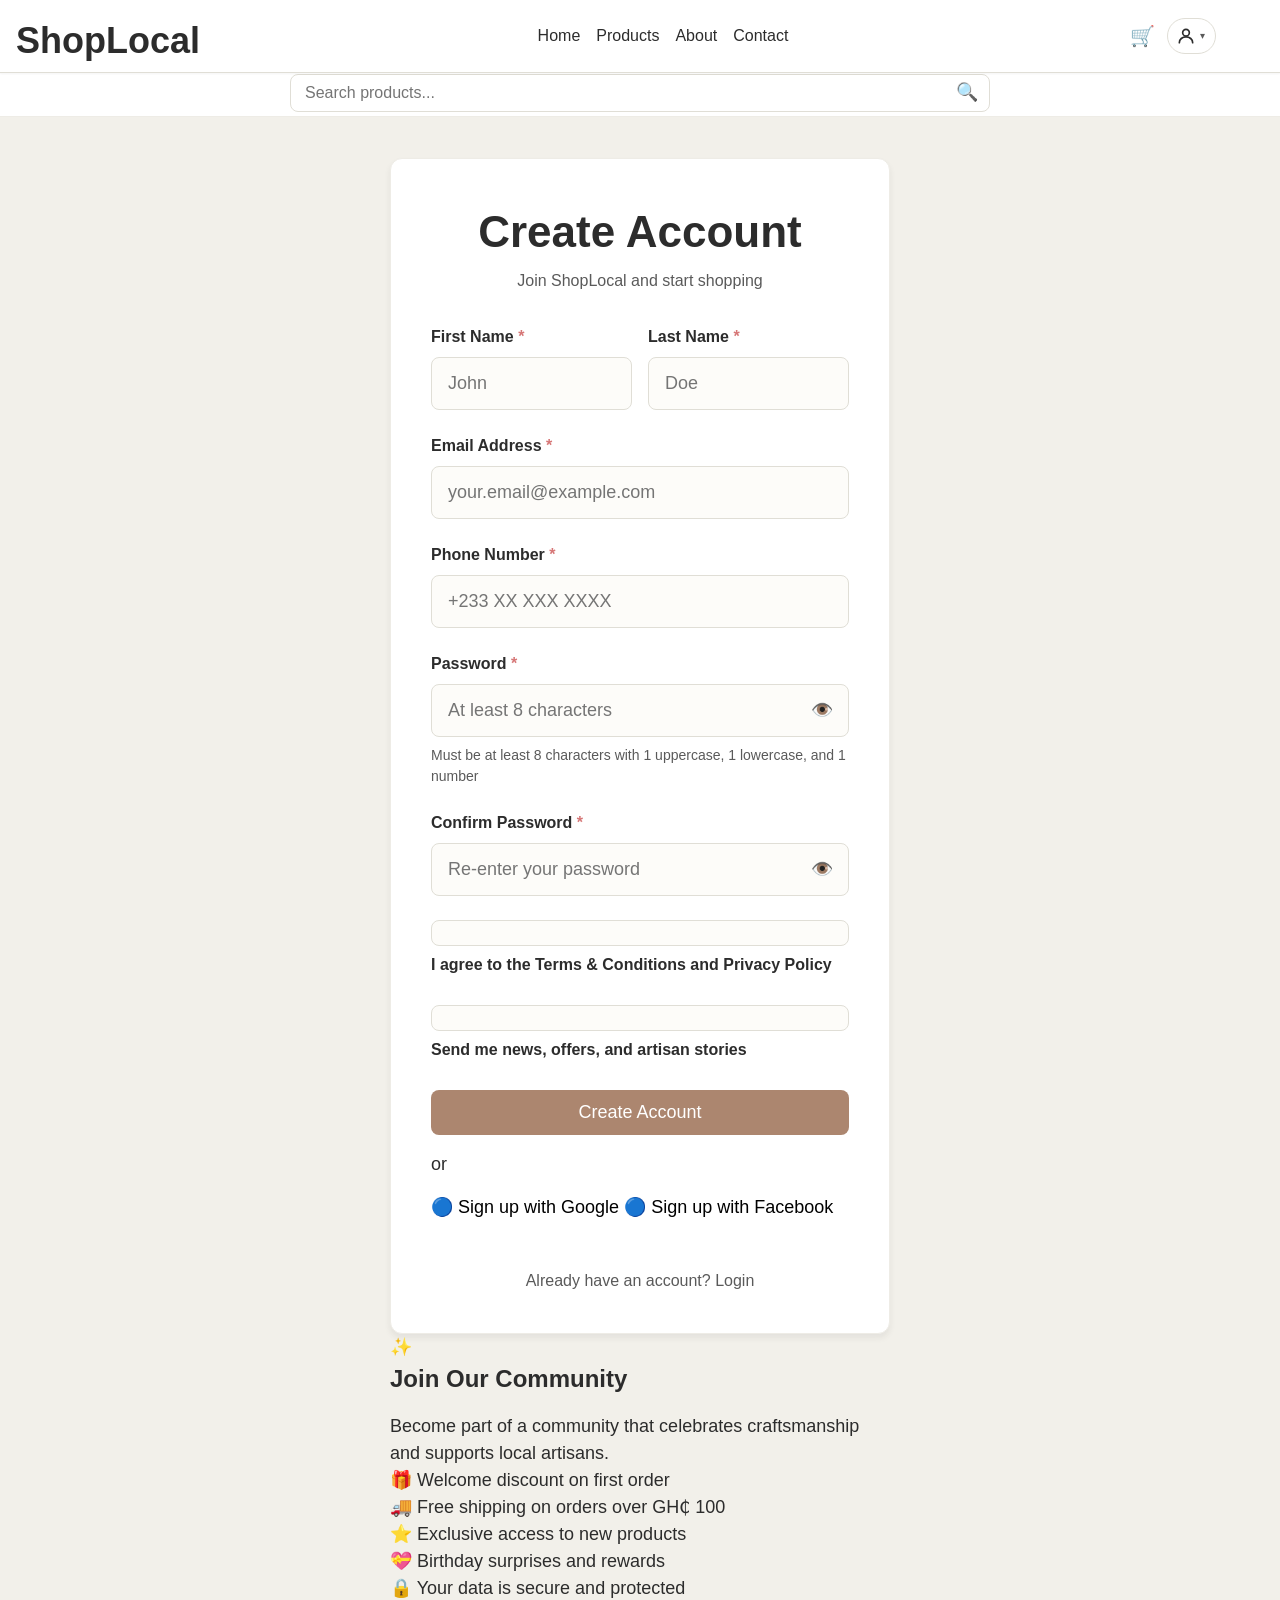
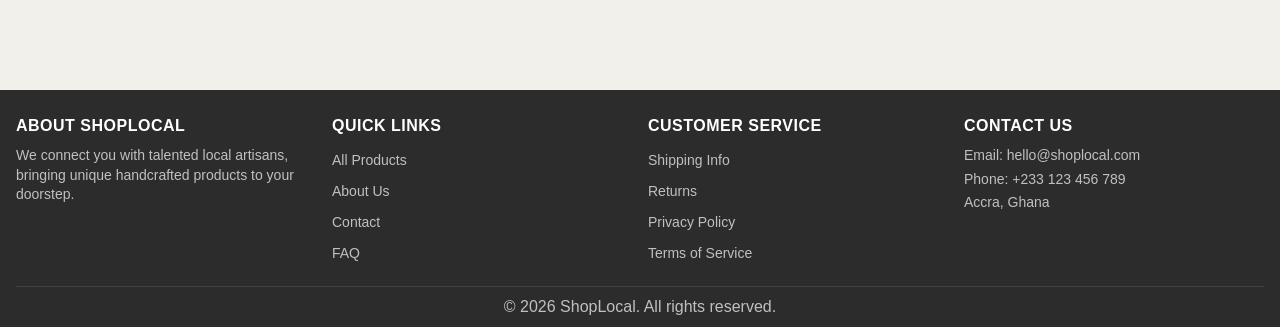
<file: signup.html>
<!DOCTYPE html>
<html lang="en">
<head>
    <meta charset="UTF-8">
    <meta name="viewport" content="width=device-width, initial-scale=1.0">
    <meta name="description" content="Create your ShopLocal account">
    <title>Sign Up - ShopLocal</title>
    <link rel="stylesheet" href="css/reset.css">
    <link rel="stylesheet" href="css/variables.css">
    <link rel="stylesheet" href="css/layout.css">
    <link rel="stylesheet" href="css/components.css">
    <link rel="stylesheet" href="css/main.css">
</head>
<body>
    <!-- Main Header & Navigation -->
        <!-- Main Header & Navigation -->
    <header class="site-header">
        <div class="container">
            <div class="header-content">
                <!-- Logo -->
                <div class="logo">
                    <a href="index.html">
                        <h1>ShopLocal</h1>
                    </a>
                </div>
                <!-- Main Navigation -->
                <nav class="main-nav" aria-label="Main navigation">
                    <ul class="nav-list">
                        <li><a href="index.html" id="nav-home">Home</a></li>
                        <li><a href="products.html" id="nav-products">Products</a></li>
                        <li><a href="about.html" id="nav-about">About</a></li>
                        <li><a href="contact.html" id="nav-contact">Contact</a></li>
                    </ul>
                </nav>
                <!-- Search & Cart -->
                <div class="header-actions">
                    <a href="cart.html" class="cart-link" aria-label="Shopping cart">
                        <span class="cart-icon">🛒</span>
                        <span class="cart-count" id="cartCount">0</span>
                    </a>
                    <!-- Profile Dropdown -->
                    <div class="profile-dropdown" id="profileDropdown">
                        <button class="profile-btn" id="profileBtn" aria-haspopup="true" aria-expanded="false" aria-label="Account menu">
                            <svg class="profile-icon" viewBox="0 0 24 24" fill="none" stroke="currentColor" stroke-width="2" stroke-linecap="round" stroke-linejoin="round">
                                <circle cx="12" cy="8" r="4"/>
                                <path d="M4 20c0-4 3.6-7 8-7s8 3 8 7"/>
                            </svg>
                            <span class="profile-chevron">▾</span>
                        </button>
                        <div class="profile-menu" id="profileMenu" role="menu">
                            <!-- Populated by main.js initProfileDropdown() -->
                        </div>
                    </div>
                    <!-- Mobile Menu Toggle (must be last for correct tab/flex order) -->
                    <button class="mobile-menu-toggle" aria-label="Toggle navigation menu" aria-expanded="false">
                        <span class="hamburger-icon"><span class="bar"></span></span>
                    </button>
                </div>
            </div>
        </div>
    </header>
    <!-- Search Bar (below header, all screen sizes) -->
    <div class="header-search-bar" role="search">
        <div class="container">
            <form class="search-form" aria-label="Search products" id="globalSearchForm">
                <input type="search" placeholder="Search products..." aria-label="Search" class="search-input" id="globalSearch">
                <button type="submit" class="search-button" aria-label="Submit search">
                    <span class="search-icon">🔍</span>
                </button>
            </form>
        </div>
    </div>

    <!-- Main Content -->
    <main class="auth-page">
        <div class="container">
            <div class="auth-container">
                <!-- Sign Up Form Card -->
                <div class="auth-card">
                    <header class="auth-header">
                        <h1>Create Account</h1>
                        <p>Join ShopLocal and start shopping</p>
                    </header>

                    <form class="auth-form" id="signupForm" novalidate>
                        <!-- Name Fields -->
                        <div class="form-row form-row-2">
                            <div class="form-field">
                                <label for="firstName">First Name <span class="required">*</span></label>
                                <input 
                                    type="text" 
                                    id="firstName" 
                                    name="firstName" 
                                    required
                                    placeholder="John"
                                    aria-describedby="firstNameError"
                                >
                                <span class="error-message" id="firstNameError"></span>
                            </div>

                            <div class="form-field">
                                <label for="lastName">Last Name <span class="required">*</span></label>
                                <input 
                                    type="text" 
                                    id="lastName" 
                                    name="lastName" 
                                    required
                                    placeholder="Doe"
                                    aria-describedby="lastNameError"
                                >
                                <span class="error-message" id="lastNameError"></span>
                            </div>
                        </div>

                        <!-- Email Field -->
                        <div class="form-field">
                            <label for="email">Email Address <span class="required">*</span></label>
                            <input 
                                type="email" 
                                id="email" 
                                name="email" 
                                required
                                placeholder="your.email@example.com"
                                aria-describedby="emailError"
                            >
                            <span class="error-message" id="emailError"></span>
                        </div>

                        <!-- Phone Field -->
                        <div class="form-field">
                            <label for="phone">Phone Number <span class="required">*</span></label>
                            <input 
                                type="tel" 
                                id="phone" 
                                name="phone" 
                                required
                                placeholder="+233 XX XXX XXXX"
                                aria-describedby="phoneError"
                            >
                            <span class="error-message" id="phoneError"></span>
                        </div>

                        <!-- Password Field -->
                        <div class="form-field">
                            <label for="password">Password <span class="required">*</span></label>
                            <div class="password-field">
                                <input 
                                    type="password" 
                                    id="password" 
                                    name="password" 
                                    required
                                    placeholder="At least 8 characters"
                                    aria-describedby="passwordError"
                                    minlength="8"
                                >
                                <button type="button" class="toggle-password" aria-label="Show password">
                                    <span class="eye-icon">👁️</span>
                                </button>
                            </div>
                            <span class="error-message" id="passwordError"></span>
                            <span class="field-hint">Must be at least 8 characters with 1 uppercase, 1 lowercase, and 1 number</span>
                        </div>

                        <!-- Confirm Password Field -->
                        <div class="form-field">
                            <label for="confirmPassword">Confirm Password <span class="required">*</span></label>
                            <div class="password-field">
                                <input 
                                    type="password" 
                                    id="confirmPassword" 
                                    name="confirmPassword" 
                                    required
                                    placeholder="Re-enter your password"
                                    aria-describedby="confirmPasswordError"
                                >
                                <button type="button" class="toggle-password" aria-label="Show password">
                                    <span class="eye-icon">👁️</span>
                                </button>
                            </div>
                            <span class="error-message" id="confirmPasswordError"></span>
                        </div>

                        <!-- Terms & Conditions -->
                        <div class="form-field">
                            <label class="checkbox-label">
                                <input type="checkbox" id="terms" name="terms" required>
                                <span>I agree to the <a href="#terms" class="link">Terms & Conditions</a> and <a href="#privacy" class="link">Privacy Policy</a></span>
                            </label>
                            <span class="error-message" id="termsError"></span>
                        </div>

                        <!-- Newsletter Subscription -->
                        <div class="form-field">
                            <label class="checkbox-label">
                                <input type="checkbox" id="newsletter" name="newsletter">
                                <span>Send me news, offers, and artisan stories</span>
                            </label>
                        </div>

                        <!-- Submit Button -->
                        <button type="submit" class="btn btn-primary btn-large btn-block">
                            Create Account
                        </button>

                        <!-- Divider -->
                        <div class="auth-divider">
                            <span>or</span>
                        </div>

                        <!-- Social Sign Up Options -->
                        <div class="social-auth">
                            <button type="button" class="btn-social btn-google">
                                <span class="social-icon">🔵</span>
                                <span>Sign up with Google</span>
                            </button>
                            <button type="button" class="btn-social btn-facebook">
                                <span class="social-icon">🔵</span>
                                <span>Sign up with Facebook</span>
                            </button>
                        </div>

                        <!-- Login Link -->
                        <div class="auth-footer">
                            <p>Already have an account? <a href="login.html" class="auth-link-text">Login</a></p>
                        </div>
                    </form>
                </div>

                <!-- Side Info -->
                <div class="auth-info">
                    <div class="auth-info-content">
                        <div class="auth-info-icon">✨</div>
                        <h2>Join Our Community</h2>
                        <p>Become part of a community that celebrates craftsmanship and supports local artisans.</p>
                        
                        <div class="auth-benefits">
                            <div class="benefit-item">
                                <span class="benefit-icon">🎁</span>
                                <span>Welcome discount on first order</span>
                            </div>
                            <div class="benefit-item">
                                <span class="benefit-icon">🚚</span>
                                <span>Free shipping on orders over GH₵ 100</span>
                            </div>
                            <div class="benefit-item">
                                <span class="benefit-icon">⭐</span>
                                <span>Exclusive access to new products</span>
                            </div>
                            <div class="benefit-item">
                                <span class="benefit-icon">💝</span>
                                <span>Birthday surprises and rewards</span>
                            </div>
                        </div>

                        <div class="trust-indicators">
                            <p class="trust-text">🔒 Your data is secure and protected</p>
                        </div>
                    </div>
                </div>
            </div>
        </div>
    </main>

    <!-- Footer -->
    <footer class="site-footer">
        <div class="container">
            <div class="footer-content">
                <!-- About -->
                <div class="footer-section">
                    <h3>About ShopLocal</h3>
                    <p>We connect you with talented local artisans, bringing unique handcrafted products to your doorstep.</p>
                </div>

                <!-- Quick Links -->
                <div class="footer-section">
                    <h3>Quick Links</h3>
                    <ul class="footer-links">
                        <li><a href="products.html">All Products</a></li>
                        <li><a href="#about">About Us</a></li>
                        <li><a href="#contact">Contact</a></li>
                        <li><a href="#faq">FAQ</a></li>
                    </ul>
                </div>

                <!-- Customer Service -->
                <div class="footer-section">
                    <h3>Customer Service</h3>
                    <ul class="footer-links">
                        <li><a href="#shipping">Shipping Info</a></li>
                        <li><a href="#returns">Returns</a></li>
                        <li><a href="#privacy">Privacy Policy</a></li>
                        <li><a href="#terms">Terms of Service</a></li>
                    </ul>
                </div>

                <!-- Contact -->
                <div class="footer-section">
                    <h3>Contact Us</h3>
                    <address>
                        <p>Email: <a href="mailto:hello@shoplocal.com">hello@shoplocal.com</a></p>
                        <p>Phone: <a href="tel:+233123456789">+233 123 456 789</a></p>
                        <p>Accra, Ghana</p>
                    </address>
                </div>
            </div>

            <div class="footer-bottom">
                <p>&copy; 2026 ShopLocal. All rights reserved.</p>
            </div>
        </div>
    </footer>

    <!-- JavaScript -->
    <script src="js/products.js"></script>
    <script src="js/cart.js"></script>
    <script src="js/auth.js"></script>
    <script src="js/main.js"></script>
</body>
</html>
</file>
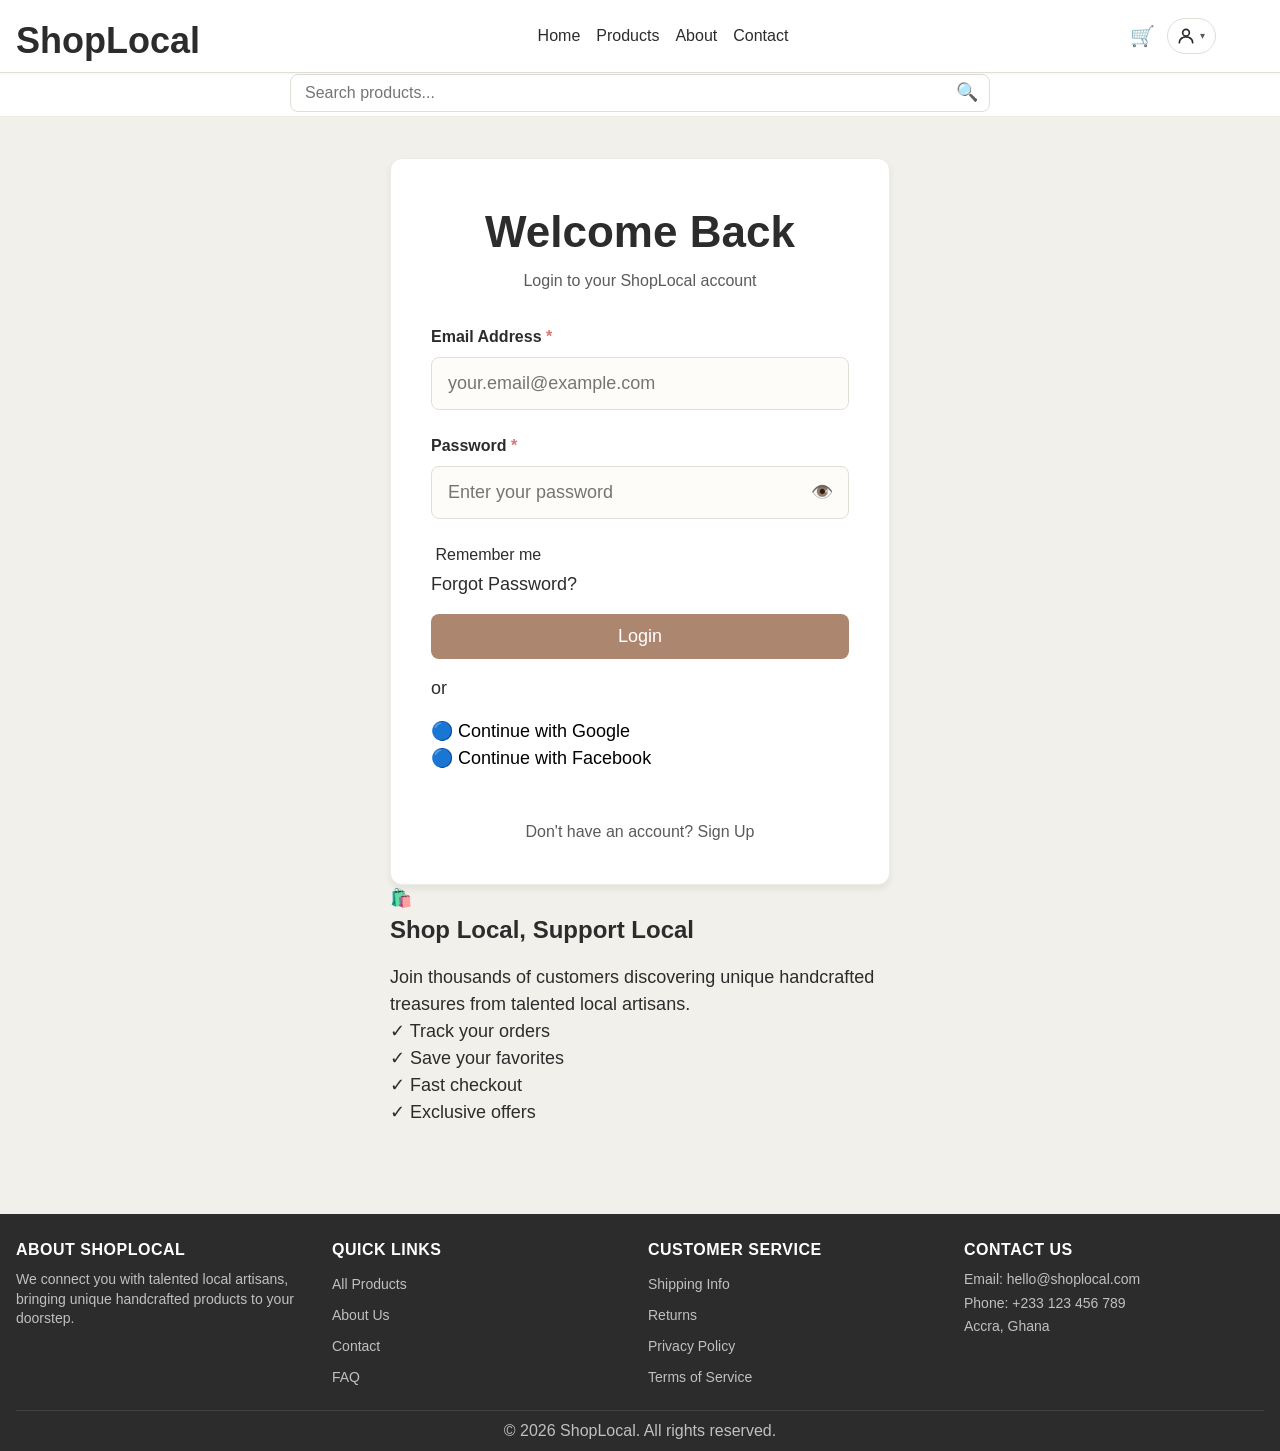
<file: wishlist.html>
<!DOCTYPE html>
<html lang="en">
<head>
    <meta charset="UTF-8">
    <meta name="viewport" content="width=device-width, initial-scale=1.0">
    <meta name="description" content="My Wishlist - ShopLocal">
    <title>Wishlist - ShopLocal</title>
    <link rel="stylesheet" href="css/reset.css">
    <link rel="stylesheet" href="css/variables.css">
    <link rel="stylesheet" href="css/layout.css">
    <link rel="stylesheet" href="css/components.css">
    <link rel="stylesheet" href="css/main.css">
</head>
<body>

    <header class="site-header">
        <div class="container">
            <div class="header-content">
                <div class="logo">
                    <a href="index.html"><h1>ShopLocal</h1></a>
                </div>
                <button class="mobile-menu-toggle" aria-label="Toggle navigation menu" aria-expanded="false">
                    <span class="hamburger-icon"></span>
                </button>
                <nav class="main-nav" aria-label="Main navigation">
                    <ul class="nav-list">
                        <li><a href="index.html">Home</a></li>
                        <li><a href="products.html">Products</a></li>
                        <li><a href="about.html">About</a></li>
                        <li><a href="contact.html">Contact</a></li>
                    </ul>
                </nav>
                <div class="header-actions">
                    <form class="search-form" role="search" aria-label="Search products">
                        <input type="search" placeholder="Search products..." aria-label="Search" class="search-input">
                        <button type="submit" class="search-button" aria-label="Submit search">
                            <span class="search-icon">🔍</span>
                        </button>
                    </form>
                    <a href="cart.html" class="cart-link" aria-label="Shopping cart">
                        <span class="cart-icon">🛒</span>
                        <span class="cart-count" id="cartCount">0</span>
                    </a>
                    <div class="auth-links"></div>
                </div>
            </div>
        </div>
    </header>

    <main class="account-page">
        <div class="container">
            <div class="account-layout">

                <!-- Sidebar -->
                <aside class="account-sidebar">
                    <div class="account-sidebar-header">
                        <div class="account-avatar" id="sidebarAvatar">?</div>
                        <div>
                            <div class="account-sidebar-name" id="sidebarName">Loading…</div>
                            <div class="account-sidebar-email" id="sidebarEmail"></div>
                        </div>
                    </div>
                    <nav class="account-nav" aria-label="Account navigation">
                        <a href="profile.html"  class="account-nav-link"><span class="nav-icon">👤</span> My Profile</a>
                        <a href="orders.html"   class="account-nav-link"><span class="nav-icon">📦</span> My Orders</a>
                        <a href="wishlist.html" class="account-nav-link active"><span class="nav-icon">♡</span> Wishlist</a>
                        <div class="account-nav-divider"></div>
                        <a href="index.html"    class="account-nav-link"><span class="nav-icon">🏠</span> Back to Shop</a>
                        <button class="account-nav-link account-nav-logout" id="sidebarLogoutBtn"><span class="nav-icon">🚪</span> Logout</button>
                    </nav>
                </aside>

                <!-- Main Content -->
                <div class="account-content">
                    <div class="account-content-header">
                        <h1>My Wishlist</h1>
                        <p>Items you've saved for later</p>
                    </div>

                    <div class="product-grid" id="wishlistGrid"></div>

                    <div class="wishlist-empty" id="wishlistEmpty" hidden>
                        <div class="orders-empty-icon">♡</div>
                        <h2>Your wishlist is empty</h2>
                        <p>Hit the ♡ button on any product to save it here.</p>
                        <a href="products.html" class="btn btn-primary">Browse Products</a>
                    </div>
                </div>
            </div>
        </div>
    </main>

    <footer class="site-footer">
        <div class="container">
            <div class="footer-content">
                <div class="footer-section">
                    <h3>About ShopLocal</h3>
                    <p>We connect you with talented local artisans, bringing unique handcrafted products to your doorstep.</p>
                </div>
                <div class="footer-section">
                    <h3>Quick Links</h3>
                    <ul class="footer-links">
                        <li><a href="products.html">All Products</a></li>
                        <li><a href="about.html">About Us</a></li>
                        <li><a href="contact.html">Contact</a></li>
                    </ul>
                </div>
                <div class="footer-section">
                    <h3>Customer Service</h3>
                    <ul class="footer-links">
                        <li><a href="#">Shipping Info</a></li>
                        <li><a href="#">Returns</a></li>
                        <li><a href="#">Privacy Policy</a></li>
                        <li><a href="#">Terms of Service</a></li>
                    </ul>
                </div>
                <div class="footer-section">
                    <h3>Contact Us</h3>
                    <address>
                        <p>Email: <a href="mailto:hello@shoplocal.com">hello@shoplocal.com</a></p>
                        <p>Phone: <a href="tel:+233123456789">+233 123 456 789</a></p>
                        <p>Accra, Ghana</p>
                    </address>
                </div>
            </div>
            <div class="footer-bottom">
                <p>&copy; 2026 Mawu. All rights reserved.</p>
            </div>
        </div>
    </footer>

    <script src="js/products.js"></script>
    <script src="js/auth.js"></script>
    <script src="js/cart.js"></script>
    <script src="js/main.js"></script>
    <script>
    document.addEventListener('DOMContentLoaded', function () {
        const user = getCurrentUser();
        if (!user) { window.location.href = 'login.html'; return; }

        document.getElementById('sidebarAvatar').textContent = user.firstName.charAt(0).toUpperCase();
        document.getElementById('sidebarName').textContent   = user.firstName + ' ' + user.lastName;
        document.getElementById('sidebarEmail').textContent  = user.email;

        document.getElementById('sidebarLogoutBtn').addEventListener('click', function () {
            showLogoutConfirm(this);
        });

        const storageKey = 'shoplocal_wishlist_' + user.id;
        function loadWishlist() {
            try { return JSON.parse(localStorage.getItem(storageKey) || '[]'); } catch (e) { return []; }
        }
        function saveWishlist(list) {
            localStorage.setItem(storageKey, JSON.stringify(list));
        }

        function render() {
            const ids   = loadWishlist();
            const grid  = document.getElementById('wishlistGrid');
            const empty = document.getElementById('wishlistEmpty');

            if (ids.length === 0) {
                grid.innerHTML = '';
                empty.hidden = false;
                return;
            }
            empty.hidden = true;

            grid.innerHTML = ids.map(id => {
                const p = getProductById(id);
                if (!p) return '';
                return `
                <article class="product-card wishlist-card" data-id="${p.id}">
                    <a href="product-detail.html?id=${p.id}" class="product-card-image">
                        <img src="${p.images[0]}" alt="${p.name}">
                    </a>
                    <div class="product-card-content">
                        <p class="product-card-category">${p.categoryName}</p>
                        <h3 class="product-card-title">${p.name}</h3>
                        <p class="product-card-price">${formatPrice(p.price)}</p>
                    </div>
                    <div class="product-card-footer wishlist-card-footer">
                        <button class="btn btn-primary btn-block wishlist-add-btn" data-id="${p.id}" ${!p.inStock ? 'disabled' : ''}>
                            ${p.inStock ? 'Add to Cart' : 'Out of Stock'}
                        </button>
                        <button class="btn-link wishlist-remove-btn" data-id="${p.id}" aria-label="Remove from wishlist">✕ Remove</button>
                    </div>
                </article>`;
            }).join('');

            grid.querySelectorAll('.wishlist-add-btn').forEach(btn => {
                btn.addEventListener('click', function () {
                    addToCart(parseInt(this.dataset.id), 1);
                    showNotification('Added to cart!', 'success');
                });
            });

            grid.querySelectorAll('.wishlist-remove-btn').forEach(btn => {
                btn.addEventListener('click', function () {
                    const list = loadWishlist().filter(id => id !== parseInt(this.dataset.id));
                    saveWishlist(list);
                    render();
                });
            });
        }

        render();

        // Also expose a global so product-detail.html's wishlist btn can save here
        window.toggleWishlistItem = function(productId) {
            let list = loadWishlist();
            if (list.includes(productId)) {
                list = list.filter(id => id !== productId);
            } else {
                list.push(productId);
            }
            saveWishlist(list);
            return list.includes(productId);
        };
    });
    </script>
</body>
</html>
</file>
<file: css/variables.css>
/* CSS Variables - Design Tokens (2025 Aesthetic) */

:root {
    /* ========== COLORS - 2025 Palette ========== */
    
    /* Primary Colors */
    --color-primary: #AC866F;          /* Mocha Mousse - Stability */
    --color-primary-light: #C4A490;
    --color-primary-dark: #8B6B56;
    
    /* Secondary Colors */
    --color-secondary: #A0D4E0;        /* Ethereal Blue - Trust */
    --color-secondary-light: #C0E5ED;
    --color-secondary-dark: #7FBDCC;
    
    /* Neutral Colors */
    --color-background: #F2F0EA;       /* Moonlit Grey - Refinement */
    --color-surface: #FFFFFF;
    --color-surface-alt: #FDFCF9;
    
    /* Text Colors */
    --color-text-primary: #2C2C2C;
    --color-text-secondary: #5A5A5A;
    --color-text-tertiary: #8B8B8B;
    --color-text-on-primary: #FFFFFF;
    --color-text-on-secondary: #2C2C2C;
    
    /* Accent Colors */
    --color-success: #7FB069;
    --color-warning: #E8B86D;
    --color-error: #D67676;
    --color-info: #A0D4E0;
    
    /* Border Colors */
    --color-border: #E0DED6;
    --color-border-light: #EEECE6;
    --color-border-dark: #C4C2BB;
    
    /* Shadow Colors */
    --shadow-sm: 0 1px 2px rgba(44, 44, 44, 0.05);
    --shadow-md: 0 4px 6px rgba(44, 44, 44, 0.07);
    --shadow-lg: 0 10px 20px rgba(44, 44, 44, 0.1);
    --shadow-xl: 0 20px 40px rgba(44, 44, 44, 0.12);
    
    /* ========== TYPOGRAPHY ========== */
    
    /* Font Families */
    --font-heading: 'Inter', -apple-system, BlinkMacSystemFont, 'Segoe UI', sans-serif;
    --font-body: 'Open Sans', -apple-system, BlinkMacSystemFont, 'Segoe UI', sans-serif;
    
    /* Font Sizes - Fluid Typography */
    --font-size-xs: clamp(0.75rem, 0.7rem + 0.25vw, 0.875rem);      /* 12-14px */
    --font-size-sm: clamp(0.875rem, 0.825rem + 0.25vw, 1rem);       /* 14-16px */
    --font-size-base: clamp(1rem, 0.95rem + 0.25vw, 1.125rem);      /* 16-18px */
    --font-size-md: clamp(1.125rem, 1.05rem + 0.375vw, 1.25rem);    /* 18-20px */
    --font-size-lg: clamp(1.25rem, 1.15rem + 0.5vw, 1.5rem);        /* 20-24px */
    --font-size-xl: clamp(1.5rem, 1.35rem + 0.75vw, 2rem);          /* 24-32px */
    --font-size-2xl: clamp(2rem, 1.75rem + 1.25vw, 3rem);           /* 32-48px */
    --font-size-3xl: clamp(2.5rem, 2rem + 2.5vw, 4rem);             /* 40-64px */
    
    /* Font Weights */
    --font-weight-normal: 400;
    --font-weight-medium: 500;
    --font-weight-semibold: 600;
    --font-weight-bold: 700;
    
    /* Line Heights */
    --line-height-tight: 1.2;
    --line-height-normal: 1.5;
    --line-height-relaxed: 1.75;
    
    /* ========== SPACING ========== */
    
    --space-xs: 0.25rem;   /* 4px */
    --space-sm: 0.5rem;    /* 8px */
    --space-md: 1rem;      /* 16px */
    --space-lg: 1.5rem;    /* 24px */
    --space-xl: 2rem;      /* 32px */
    --space-2xl: 2.5rem;   /* 40px */
    --space-3xl: 3.5rem;   /* 56px */
    --space-4xl: 4.5rem;   /* 72px */
    
    /* ========== LAYOUT ========== */
    
    /* Container Widths */
    --container-sm: 640px;
    --container-md: 768px;
    --container-lg: 1024px;
    --container-xl: 1280px;
    --container-2xl: 1536px;
    
    /* Breakpoints (for reference in media queries) */
    --breakpoint-sm: 640px;
    --breakpoint-md: 768px;
    --breakpoint-lg: 1024px;
    --breakpoint-xl: 1280px;
    --breakpoint-2xl: 1536px;
    
    /* Grid Gaps */
    --gap-sm: 1rem;
    --gap-md: 1.5rem;
    --gap-lg: 2rem;
    --gap-xl: 3rem;
    
    /* Border Radius */
    --radius-sm: 4px;
    --radius-md: 8px;
    --radius-lg: 12px;
    --radius-xl: 16px;
    --radius-full: 9999px;
    
    /* ========== TRANSITIONS ========== */
    
    --transition-fast: 150ms ease-in-out;
    --transition-normal: 250ms ease-in-out;
    --transition-slow: 350ms ease-in-out;
    
    /* ========== Z-INDEX LAYERS ========== */
    
    --z-index-dropdown: 100;
    --z-index-sticky: 200;
    --z-index-fixed: 300;
    --z-index-modal-backdrop: 400;
    --z-index-modal: 500;
    --z-index-popover: 600;
    --z-index-tooltip: 700;
    
    /* ========== COMPONENT SPECIFIC ========== */
    
    /* Header Height */
    --header-height-mobile: 60px;
    --header-height-desktop: 80px;
    
    /* Product Card */
    --card-padding: var(--space-lg);
    --card-border-radius: var(--radius-lg);
    
    /* Buttons */
    --btn-padding-y: 0.75rem;
    --btn-padding-x: 1.5rem;
    --btn-border-radius: var(--radius-md);
    
    /* Forms */
    --input-height: 44px;
    --input-padding: 0.75rem 1rem;
    --input-border-radius: var(--radius-md);
    --input-border-width: 1px;
    
    /* Touch Targets (WCAG) */
    --touch-target-min: 44px;
}

/* ========== MEDIA QUERY HELPERS ========== */

/* Tablet and up */
@media (min-width: 768px) {
    :root {
        --header-height: var(--header-height-desktop);
    }
}

/* Desktop and up */
@media (min-width: 1024px) {
    :root {
        --card-padding: var(--space-xl);
    }
}
</file>
<file: css/layout.css>
/* ========== BASE STYLES ========== */

html {
    font-size: 16px;
}

body {
    font-family: var(--font-body);
    font-size: var(--font-size-base);
    font-weight: var(--font-weight-normal);
    line-height: var(--line-height-normal);
    color: var(--color-text-primary);
    background-color: var(--color-background);
    -webkit-font-smoothing: antialiased;
    -moz-osx-font-smoothing: grayscale;
}

/* ========== CONTAINER SYSTEM ========== */

.container {
    width: 100%;
    max-width: var(--container-xl);
    margin-left: auto;
    margin-right: auto;
    padding-left: 0.5rem;   /* Reduced from 0.75rem */
    padding-right: 0.5rem;
}

@media (min-width: 640px) {
    .container {
        padding-left: var(--space-sm);  /* Reduced from var(--space-md) */
        padding-right: var(--space-sm);
    }
}

@media (min-width: 1024px) {
    .container {
        padding-left: var(--space-md);  /* Reduced from var(--space-lg) */
        padding-right: var(--space-md);
    }
}

/* Container variants */
.container-sm {
    max-width: var(--container-sm);
}

.container-md {
    max-width: var(--container-md);
}

.container-lg {
    max-width: var(--container-lg);
}

.container-full {
    max-width: 100%;
}

/* ========== HEADER LAYOUT ========== */

.site-header {
    background-color: var(--color-surface);
    border-bottom: 1px solid var(--color-border);
    position: fixed;
    top: 0;
    left: 0;
    right: 0;
    z-index: var(--z-index-sticky);
    box-shadow: var(--shadow-sm);
}

.header-content {
    display: flex;
    align-items: center;
    justify-content: space-between;
    gap: var(--space-sm);
    min-height: 50px;
    padding-top: var(--space-xs);
    padding-bottom: var(--space-xs);
}

@media (min-width: 768px) {
    .header-content {
        min-height: 60px;
    }
}

.logo {
    flex-shrink: 0;
    margin-top: auto;
}

.header-actions {
    display: flex;
    align-items: center;
    gap: var(--space-xs);
    flex-shrink: 0;
}

@media (min-width: 768px) {
    .header-actions {
        gap: var(--space-sm);
    }
}

/* ========== SEARCH BAR BELOW HEADER ========== */

.header-search-bar {
    background-color: var(--color-surface);
    border-bottom: 1px solid var(--color-border-light);
    position: fixed;
    top: 50px; /* matches mobile header height */
    left: 0;
    right: 0;
    z-index: calc(var(--z-index-sticky) - 1);
    padding: var(--space-xs) 0;
}

@media (min-width: 768px) {
    .header-search-bar {
        top: 60px; /* matches desktop header height */
        padding: var(--space-xs) 0;
    }
}

.header-search-bar .container {
    display: flex;
    align-items: center;
    justify-content: center;
}

.header-search-bar .search-form {
    max-width: 600px;
    width: 100%;
}

@media (min-width: 1024px) {
    .header-search-bar .search-form {
        max-width: 700px;
    }
}

.header-search-bar .search-input {
    font-size: var(--font-size-sm);
    min-height: 34px;
    padding: 0.4rem 2rem 0.4rem 0.875rem;
}

/* Push page content down to account for fixed header + search bar */
body {
    padding-top: calc(50px + 42px); /* mobile header + search bar */
}

@media (min-width: 768px) {
    body {
        padding-top: calc(60px + 42px); /* desktop header + search bar */
    }
}

/* Mobile header order: profile | cart | menu */
@media (max-width: 1023px) {
    .header-actions {
        flex-direction: row;
    }

    /* On mobile, hide the inline search form in header-actions */
    .header-actions .search-form {
        display: none;
    }
}

/* On desktop (≥1024px) hide the sub-header on very large when nav is visible,
   but still show it below the header as per requirement */
@media (min-width: 1024px) {
    .header-actions .search-form {
        display: none; /* search is always in sub-header now */
    }

    .mobile-menu-toggle {
        display: none;
    }
}

/* ========== NAVIGATION LAYOUT ========== */

/* Mobile Navigation - Hidden by default */
.main-nav {
    display: none;
    position: absolute;
    top: 100%;
    left: 0;
    right: 0;
    background-color: var(--color-surface);
    border-bottom: 1px solid var(--color-border);
    box-shadow: var(--shadow-lg);
    z-index: var(--z-index-dropdown);
}

.main-nav.active {
    display: block;
}

.nav-list {
    display: flex;
    flex-direction: column;
    padding: var(--space-sm) 0;  /* Reduced from var(--space-md) */
}

/* Desktop Navigation */
@media (min-width: 1024px) {
    .main-nav {
        display: block;
        position: static;
        box-shadow: none;
        border: none;
        flex: 1;
        max-width: 600px;
    }
    
    .nav-list {
        flex-direction: row;
        gap: var(--space-md);  /* Reduced from var(--space-lg) */
        padding: 0;
        justify-content: center;
    }
    
    .mobile-menu-toggle {
        display: none;
    }
}

/* ========== GRID SYSTEMS ========== */

/* Product Grid - eBay style */
.product-grid {
    display: grid;
    grid-template-columns: 1fr;
    gap: var(--gap-sm);
    margin-bottom: var(--space-md);  /* Reduced from var(--space-xl) */
}

/* Tablet - 2 columns */
@media (min-width: 640px) {
    .product-grid {
        grid-template-columns: repeat(2, 1fr);
        gap: var(--gap-sm);  /* Reduced from var(--gap-md) */
        margin-bottom: var(--space-lg);  /* Reduced from var(--space-2xl) */
    }
}

/* Desktop - 3 columns */
@media (min-width: 1024px) {
    .product-grid {
        grid-template-columns: repeat(3, 1fr);
        gap: var(--gap-md);  /* Reduced from var(--gap-lg) */
    }
}

/* Large Desktop - 4 columns */
@media (min-width: 1280px) {
    .product-grid {
        grid-template-columns: repeat(4, 1fr);
    }
}

/* Category Grid */
.category-grid {
    display: grid;
    grid-template-columns: 1fr;
    gap: var(--gap-sm);  /* Reduced from var(--gap-md) */
}

@media (min-width: 640px) {
    .category-grid {
        grid-template-columns: repeat(2, 1fr);
    }
}

@media (min-width: 1024px) {
    .category-grid {
        grid-template-columns: repeat(4, 1fr);
    }
}

/* Features Grid */
.features-grid {
    display: grid;
    grid-template-columns: repeat(4, 1fr);
    gap: var(--gap-sm);
}

/* ========== PRODUCTS PAGE LAYOUT (eBay-style sidebar) ========== */

.products-layout {
    display: grid;
    grid-template-columns: 1fr;
    gap: var(--gap-sm);
    margin-top: var(--space-sm);  /* Reduced from var(--space-md) */
}

/* Desktop - Sidebar + Content */
@media (min-width: 1024px) {
    .products-layout {
        grid-template-columns: 240px 1fr;  /* Reduced sidebar from 260px */
        gap: var(--gap-md);  /* Reduced from var(--gap-xl) */
    }
}

/* Filters Sidebar */
.filters-sidebar {
    background-color: var(--color-surface);
    border-radius: var(--radius-lg);
    padding: var(--space-sm);  /* Reduced from var(--space-md) */
}

@media (min-width: 1024px) {
    .filters-sidebar {
        padding: var(--space-md);  /* Reduced from var(--space-lg) */
    }
}

/* Mobile filters - collapsible */
.filters-content {
    display: none;
}

.filters-content.active {
    display: block;
}

@media (min-width: 1024px) {
    .filters-content {
        display: block !important;
    }
    
    .filter-toggle {
        display: none;
    }
}

/* Products Area */
.products-area {
    flex: 1;
}

/* ========== PRODUCT DETAIL LAYOUT ========== */

.product-detail {
    display: grid;
    grid-template-columns: 1fr;
    gap: var(--gap-sm);  /* Reduced from var(--gap-md) */
    margin-top: var(--space-sm);  /* Reduced from var(--space-md) */
    margin-bottom: var(--space-lg);  /* Reduced from var(--space-2xl) */
}

/* Desktop - Two column layout */
@media (min-width: 1024px) {
    .product-detail {
        grid-template-columns: 1fr 1fr;
    }
}

/* ========== CART PAGE LAYOUT ========== */

.cart-layout {
    display: grid;
    grid-template-columns: 1fr;
    gap: var(--gap-sm);  /* Reduced from var(--gap-md) */
    margin-top: var(--space-sm);  /* Reduced from var(--space-md) */
}

@media (min-width: 1024px) {
    .cart-layout {
        grid-template-columns: 2fr 1fr;
    }
}

/* ========== CHECKOUT LAYOUT ========== */

.checkout-layout {
    display: grid;
    grid-template-columns: 1fr;
    gap: var(--gap-sm);  /* Reduced from var(--gap-md) */
    margin-top: var(--space-sm);  /* Reduced from var(--space-md) */
}

@media (min-width: 1024px) {
    .checkout-layout {
        grid-template-columns: 2fr 1fr;
    }
}

/* ========== FOOTER LAYOUT ========== */

.site-footer {
    background-color: var(--color-text-primary);
    color: var(--color-surface);
    margin-top: var(--space-lg);  /* Reduced from var(--space-2xl) */
    padding: var(--space-md) 0 var(--space-sm);  /* Reduced from var(--space-lg) */
}

@media (min-width: 768px) {
    .site-footer {
        margin-top: var(--space-xl);  /* Reduced from var(--space-3xl) */
        padding: var(--space-lg) 0 var(--space-sm);  /* Reduced from var(--space-xl) */
    }
}

.footer-content {
    display: grid;
    grid-template-columns: repeat(2, 1fr);
    gap: var(--gap-sm);
    margin-bottom: var(--space-sm);  /* Reduced from var(--space-md) */
}

@media (min-width: 1024px) {
    .footer-content {
        grid-template-columns: repeat(4, 1fr);
        gap: var(--gap-sm);  /* Reduced from var(--gap-md) */
        margin-bottom: var(--space-md);  /* Reduced from var(--space-lg) */
    }
}

.footer-bottom {
    border-top: 1px solid rgba(255, 255, 255, 0.1);
    padding-top: var(--space-sm);
    text-align: center;
    color: rgba(255, 255, 255, 0.7);
    font-size: var(--font-size-sm);
}

/* ========== SECTIONS ========== */

section {
    margin-bottom: var(--space-lg);  /* Reduced from var(--space-2xl) */
}

@media (min-width: 768px) {
    section {
        margin-bottom: var(--space-xl);  /* Reduced from var(--space-3xl) */
    }
}

.page-header {
    text-align: center;
    margin-top: var(--space-md);
    margin-bottom: var(--space-md);
    padding-top: var(--space-sm);
}

@media (min-width: 768px) {
    .page-header {
        margin-bottom: var(--space-lg);
        padding-top: var(--space-md);
    }
}

.page-subtitle {
    color: var(--color-text-secondary);
    font-size: var(--font-size-md);
    margin-top: var(--space-sm);
}

/* ========== UTILITY CLASSES ========== */

/* Text Alignment */
.text-center {
    text-align: center;
}

.text-left {
    text-align: left;
}

.text-right {
    text-align: right;
}

/* Display */
.hidden {
    display: none;
}

/* Visually Hidden (Accessibility) */
.visually-hidden {
    position: absolute;
    width: 1px;
    height: 1px;
    padding: 0;
    margin: -1px;
    overflow: hidden;
    clip: rect(0, 0, 0, 0);
    white-space: nowrap;
    border: 0;
}

/* Spacing Utilities */
.mt-0 { margin-top: 0; }
.mt-sm { margin-top: var(--space-sm); }
.mt-md { margin-top: var(--space-md); }
.mt-lg { margin-top: var(--space-lg); }
.mt-xl { margin-top: var(--space-xl); }

.mb-0 { margin-bottom: 0; }
.mb-sm { margin-bottom: var(--space-sm); }
.mb-md { margin-bottom: var(--space-md); }
.mb-lg { margin-bottom: var(--space-lg); }
.mb-xl { margin-bottom: var(--space-xl); }

/* Flex Utilities */
.flex {
    display: flex;
}

.flex-column {
    flex-direction: column;
}

.items-center {
    align-items: center;
}

.justify-center {
    justify-content: center;
}

.justify-between {
    justify-content: space-between;
}

.gap-sm { gap: var(--gap-sm); }
.gap-md { gap: var(--gap-md); }
.gap-lg { gap: var(--gap-lg); }

/* ========== FOOTER COMPACT OVERRIDES ========== */

.footer-section h3 {
    font-size: var(--font-size-sm);
    margin-bottom: var(--space-sm);
    color: white;
    text-transform: uppercase;
    letter-spacing: 0.5px;
}

.footer-section p,
.footer-section address p {
    font-size: var(--font-size-xs);
    margin-bottom: var(--space-xs);
    color: rgba(255, 255, 255, 0.7);
    line-height: 1.4;
}

.footer-links li {
    margin-bottom: var(--space-xs);
}

.footer-links a {
    font-size: var(--font-size-xs);
    color: rgba(255, 255, 255, 0.7);
    transition: color var(--transition-fast);
}

.footer-links a:hover {
    color: white;
}
</file>
<file: css/components.css>
/* ========== COMPONENTS - COMPACT VERSION ========== */
/* All padding reduced to match footer's compact aesthetic */

.header-search-bar{
    margin-top: 9.5px;
}

/* ========== BUTTONS ========== */

.btn {
    display: inline-block;
    padding: 0.5rem 1rem;  /* Reduced from var(--btn-padding-y) var(--btn-padding-x) */
    font-size: var(--font-size-sm);  /* Reduced from base */
    font-weight: var(--font-weight-medium);
    text-align: center;
    border-radius: var(--btn-border-radius);
    transition: all var(--transition-fast);
    cursor: pointer;
    border: none;
    text-decoration: none;
    line-height: 1.4;
}

.btn-primary {
    background-color: var(--color-primary);
    color: var(--color-text-on-primary);
}

.btn-primary:hover {
    background-color: var(--color-primary-dark);
}

.btn-secondary {
    background-color: var(--color-secondary);
    color: var(--color-text-on-secondary);
}

.btn-secondary:hover {
    background-color: var(--color-secondary-dark);
}

.btn-large {
    padding: 0.625rem 1.25rem;  /* Slightly larger but still compact */
    font-size: var(--font-size-base);
}

.btn-sm {
    padding: 0.375rem 0.75rem;  /* Extra compact */
    font-size: var(--font-size-xs);
}

.btn-block {
    display: block;
    width: 100%;
}

.btn-link {
    background: none;
    color: var(--color-primary);
    padding: 0.25rem 0.5rem;
    font-size: var(--font-size-sm);
}

.btn-link:hover {
    color: var(--color-primary-dark);
    text-decoration: underline;
}

/* ========== CARDS ========== */

.card {
    background-color: var(--color-surface);
    border-radius: var(--card-border-radius);
    padding: var(--space-sm);  /* Reduced from var(--card-padding) */
    box-shadow: var(--shadow-sm);
}

@media (min-width: 768px) {
    .card {
        padding: var(--space-md);  /* Reduced from var(--space-xl) */
    }
}

/* Product Cards */
.product-card {
    background-color: var(--color-surface);
    border-radius: var(--radius-lg);
    overflow: hidden;
    transition: all var(--transition-normal);
    border: 1px solid var(--color-border);
    display: flex;
    flex-direction: column;
}

.product-card:hover {
    box-shadow: var(--shadow-md);
    transform: translateY(-2px);
}

.product-card-image {
    position: relative;
    overflow: hidden;
    aspect-ratio: 1;
    background-color: var(--color-background);
}

.product-card-image img {
    width: 100%;
    height: 100%;
    object-fit: cover;
    transition: transform var(--transition-normal);
}

.product-card:hover .product-card-image img {
    transform: scale(1.05);
}

.product-card-content {
    padding: var(--space-sm);  /* Reduced from var(--space-md) */
    flex: 1;
}

.product-card-category {
    font-size: var(--font-size-xs);
    color: var(--color-text-secondary);
    text-transform: uppercase;
    letter-spacing: 0.5px;
    margin-bottom: var(--space-xs);
}

.product-card-title {
    font-size: var(--font-size-base);  /* Reduced from var(--font-size-md) */
    font-weight: var(--font-weight-semibold);
    margin-bottom: var(--space-xs);
    color: var(--color-text-primary);
    line-height: var(--line-height-tight);
}

.product-card-price {
    font-size: var(--font-size-md);  /* Reduced from var(--font-size-lg) */
    font-weight: var(--font-weight-bold);
    color: var(--color-primary);
}

.product-card-footer {
    padding: var(--space-sm);  /* Reduced from var(--space-md) */
    border-top: 1px solid var(--color-border-light);
}

/* Category Cards */
.category-card {
    background-color: var(--color-surface);
    border-radius: var(--radius-lg);
    overflow: hidden;
    transition: all var(--transition-normal);
    border: 1px solid var(--color-border);
    text-align: center;
}

.category-card:hover {
    box-shadow: var(--shadow-md);
    transform: translateY(-2px);
}

.category-image {
    aspect-ratio: 1;
    overflow: hidden;
}

.category-image img {
    width: 100%;
    height: 100%;
    object-fit: cover;
    transition: transform var(--transition-normal);
}

.category-card:hover .category-image img {
    transform: scale(1.05);
}

.category-card h3 {
    padding: var(--space-sm);  /* Reduced from var(--space-md) */
    font-size: var(--font-size-base);  /* Reduced from var(--font-size-md) */
    font-weight: var(--font-weight-semibold);
}

.category-link {
    display: block;
    padding: var(--space-xs) var(--space-sm);  /* Reduced from var(--space-sm) var(--space-md) */
    color: var(--color-primary);
    font-size: var(--font-size-sm);
    transition: color var(--transition-fast);
}

.category-link:hover {
    color: var(--color-primary-dark);
}

/* ========== FORMS ========== */

.form-field {
    margin-bottom: var(--space-sm);  /* Reduced from var(--space-md) */
}

label {
    display: block;
    margin-bottom: var(--space-xs);
    font-weight: var(--font-weight-medium);
    font-size: var(--font-size-sm);
    color: var(--color-text-primary);
}

input[type="text"],
input[type="email"],
input[type="password"],
input[type="tel"],
input[type="number"],
input[type="search"],
textarea,
select {
    width: 100%;
    padding: 0.625rem 0.875rem;  /* Reduced from var(--input-padding) */
    border: var(--input-border-width) solid var(--color-border);
    border-radius: var(--input-border-radius);
    font-size: var(--font-size-sm);  /* Reduced from base */
    background-color: var(--color-surface);
    color: var(--color-text-primary);
    transition: all var(--transition-fast);
    min-height: 38px;  /* Reduced from var(--input-height) */
}

input:focus,
textarea:focus,
select:focus {
    outline: none;
    border-color: var(--color-primary);
    box-shadow: 0 0 0 3px rgba(172, 134, 111, 0.1);
}

textarea {
    resize: vertical;
    min-height: 80px;  /* Reduced from 100px */
}

.error-message {
    display: block;
    color: var(--color-error);
    font-size: var(--font-size-xs);
    margin-top: var(--space-xs);
}

.field-hint {
    display: block;
    color: var(--color-text-secondary);
    font-size: var(--font-size-xs);
    margin-top: var(--space-xs);
}

.required {
    color: var(--color-error);
}

/* Form Rows */
.form-row {
    display: grid;
    gap: var(--space-sm);
}

.form-row-2 {
    grid-template-columns: 1fr 1fr;
}

/* ========== NAVIGATION ========== */

.nav-list a {
    display: block;
    padding: var(--space-xs) var(--space-md);  /* Reduced from var(--space-sm) */
    color: var(--color-text-primary);
    font-weight: var(--font-weight-medium);
    font-size: var(--font-size-sm);  /* Reduced from base */
    transition: color var(--transition-fast);
}

.nav-list a:hover,
.nav-list a.active {
    color: var(--color-primary);
}

@media (min-width: 1024px) {
    .nav-list a {
        padding: var(--space-xs) 0;
    }
}

/* ========== SEARCH ========== */

.search-form {
    position: relative;
    display: flex;
    max-width: 300px;  /* Reduced from 400px */
}

.search-input {
    flex: 1;
    padding: 0.5rem 2rem 0.5rem 0.75rem;  /* Reduced padding */
    border: 1px solid var(--color-border);
    border-radius: var(--radius-full);
    font-size: var(--font-size-xs);  /* Reduced from sm */
    min-height: 36px;  /* Reduced from 40px */
}

.search-button {
    position: absolute;
    right: 0;
    top: 0;
    bottom: 0;
    padding: 0 0.75rem;  /* Reduced from 1rem */
    background: none;
    border: none;
    cursor: pointer;
}

/* ========== CART ICON ========== */

.cart-link {
    position: relative;
    display: flex;
    align-items: center;
    padding: var(--space-xs);  /* Reduced from var(--space-sm) */
    font-size: 1.25rem;  /* Reduced from 1.5rem */
}

.cart-count {
    position: absolute;
    top: -4px;
    right: -4px;
    background-color: var(--color-primary);
    color: white;
    font-size: 0.625rem;  /* Reduced from 0.75rem */
    font-weight: var(--font-weight-bold);
    min-width: 16px;  /* Reduced from 18px */
    height: 16px;
    border-radius: 50%;
    display: flex;
    align-items: center;
    justify-content: center;
    padding: 0 0.25rem;
}

/* ========== HERO SECTION ========== */

.hero {
    background: linear-gradient(135deg, var(--color-primary-light) 0%, var(--color-secondary-light) 100%);
    padding: var(--space-lg) 0;  /* Reduced from var(--space-2xl) */
    text-align: center;
    margin-bottom: var(--space-lg);  /* Reduced from var(--space-2xl) */
}

@media (min-width: 768px) {
    .hero {
        padding: var(--space-xl) 0;  /* Reduced from var(--space-3xl) */
    }
}

.hero-content {
    max-width: 600px;  /* Reduced from 700px */
    margin: 0 auto;
    padding: 0 var(--space-md);
}

.hero h2 {
    font-size: var(--font-size-xl);  /* Reduced from var(--font-size-2xl) */
    font-weight: var(--font-weight-bold);
    margin-bottom: var(--space-sm);  /* Reduced from var(--space-md) */
    color: var(--color-text-primary);
}

.hero-subtitle {
    font-size: var(--font-size-base);  /* Reduced from var(--font-size-md) */
    margin-bottom: var(--space-md);  /* Reduced from var(--space-lg) */
    color: var(--color-text-secondary);
}

/* ========== FEATURES SECTION ========== */

.feature-card {
    text-align: center;
    padding: var(--space-sm);  /* Reduced from var(--space-md) */
}

.feature-icon {
    font-size: 2rem;  /* Reduced from 2.5rem */
    margin-bottom: var(--space-xs);  /* Reduced from var(--space-sm) */
}

.feature-card h3 {
    font-size: var(--font-size-base);  /* Reduced from var(--font-size-md) */
    margin-bottom: var(--space-xs);  /* Reduced from var(--space-sm) */
    font-weight: var(--font-weight-semibold);
}

.feature-card p {
    font-size: var(--font-size-sm);
    color: var(--color-text-secondary);
    line-height: var(--line-height-normal);
}

/* ========== FILTERS ========== */

.filter-group {
    margin-bottom: var(--space-md);  /* Reduced from var(--space-lg) */
}

.filter-group h3 {
    font-size: var(--font-size-sm);  /* Reduced from base */
    font-weight: var(--font-weight-semibold);
    margin-bottom: var(--space-xs);  /* Reduced from var(--space-sm) */
}

.filter-option {
    display: flex;
    align-items: center;
    gap: var(--space-xs);
    padding: var(--space-xs) 0;  /* Reduced from var(--space-sm) */
    font-size: var(--font-size-sm);
    cursor: pointer;
}

/* ========== BADGES ========== */

.badge {
    display: inline-block;
    padding: 0.25rem 0.5rem;  /* Reduced padding */
    font-size: var(--font-size-xs);
    font-weight: var(--font-weight-medium);
    border-radius: var(--radius-sm);
    line-height: 1;
}

.badge-success {
    background-color: var(--color-success);
    color: white;
}

.badge-warning {
    background-color: var(--color-warning);
    color: var(--color-text-primary);
}

.badge-error {
    background-color: var(--color-error);
    color: white;
}

.badge-info {
    background-color: var(--color-info);
    color: var(--color-text-primary);
}

/* ========== MOBILE MENU TOGGLE ========== */

.mobile-menu-toggle {
    display: flex;
    align-items: center;
    justify-content: center;
    width: 36px;
    height: 36px;
    padding: 0;
    overflow: visible;
    flex-shrink: 0;
}

.hamburger-icon {
    display: block;
    position: relative;
    width: 20px;
    height: 14px;
}

.hamburger-icon::before,
.hamburger-icon,
.hamburger-icon::after {
    transition: all var(--transition-fast);
}

.hamburger-icon::before,
.hamburger-icon::after {
    content: '';
    position: absolute;
    left: 0;
    width: 20px;
    height: 2px;
    background-color: var(--color-text-primary);
}

.hamburger-icon::before {
    top: 0;
}

.hamburger-icon::after {
    bottom: 0;
}

.hamburger-icon .bar {
    display: block;
    position: absolute;
    top: 50%;
    left: 0;
    width: 20px;
    height: 2px;
    background-color: var(--color-text-primary);
    transform: translateY(-50%);
}



/* ========== AUTH LINKS ========== */

.auth-links {
    display: flex;
    gap: var(--space-xs);  /* Reduced from var(--space-sm) */
}

.auth-link {
    padding: 0.375rem 0.75rem;  /* Reduced padding */
    font-size: var(--font-size-xs);  /* Reduced from sm */
    font-weight: var(--font-weight-medium);
    color: var(--color-text-primary);
    border-radius: var(--radius-md);
    transition: all var(--transition-fast);
}

.auth-link:hover,
.auth-link.active {
    background-color: var(--color-primary-light);
    color: var(--color-primary-dark);
}

/* ========== BREADCRUMB ========== */

.breadcrumb {
    padding: var(--space-sm) 0;
    margin-top: 0;
}

.breadcrumb ol {
    display: flex;
    flex-wrap: wrap;
    gap: var(--space-xs);
    font-size: var(--font-size-xs);  /* Reduced from sm */
    color: var(--color-text-secondary);
}

.breadcrumb li:not(:last-child)::after {
    content: '›';
    margin-left: var(--space-xs);
}

.breadcrumb a {
    color: var(--color-text-secondary);
    transition: color var(--transition-fast);
}

.breadcrumb a:hover {
    color: var(--color-primary);
}

/* ========== PRODUCT TOOLBAR ========== */

.products-toolbar {
    display: flex;
    justify-content: space-between;
    align-items: center;
    margin-bottom: var(--space-sm);  /* Reduced from var(--space-md) */
    padding: var(--space-sm);  /* Reduced from var(--space-md) */
    background-color: var(--color-surface);
    border-radius: var(--radius-md);
}

.results-count {
    font-size: var(--font-size-sm);
    color: var(--color-text-secondary);
}

.sort-controls {
    display: flex;
    align-items: center;
    gap: var(--space-xs);  /* Reduced from var(--space-sm) */
}

.sort-controls label {
    font-size: var(--font-size-sm);
    margin-bottom: 0;
}

.sort-select {
    padding: 0.375rem 0.75rem;  /* Reduced padding */
    font-size: var(--font-size-sm);
    border: 1px solid var(--color-border);
    border-radius: var(--radius-md);
}

/* ========== SECTION HEADINGS ========== */

h2 {
    font-size: var(--font-size-lg);  /* Reduced from xl */
    font-weight: var(--font-weight-bold);
    margin-bottom: var(--space-md);  /* Reduced from var(--space-lg) */
    color: var(--color-text-primary);
}

h3 {
    font-size: var(--font-size-base);  /* Reduced from md */
    font-weight: var(--font-weight-semibold);
    margin-bottom: var(--space-sm);
}

/* ========== RESPONSIVE TEXT ========== */

@media (max-width: 767px) {
    .hero h2 {
        font-size: var(--font-size-lg);
    }
    
    h2 {
        font-size: var(--font-size-md);
    }
}

.contact-info-item{
    display: flex;
    /* align-items: center;
    gap: var(--space-xs);
    font-size: var(--font-size-sm);
    color: var(--color-text-secondary); */
}

.contact-info-list{
    display: flex;
    flex-direction: column;
    gap: var(--space-sm);
}

.container-text-center{
    text-align: center;
}

.hero-content h2{
    margin-top: 0;
}
/* ========== PROFILE DROPDOWN ========== */

.profile-dropdown {
    position: relative;
}

.profile-btn {
    display: flex;
    align-items: center;
    gap: 4px;
    background: none;
    border: 1.5px solid var(--color-border);
    border-radius: var(--radius-full);
    padding: 5px 10px 5px 8px;
    cursor: pointer;
    color: var(--color-text-primary);
    transition: border-color var(--transition-fast), background var(--transition-fast);
    min-height: 36px;
}

.profile-btn:hover {
    border-color: var(--color-primary);
    background: var(--color-primary-light);
}

.profile-icon {
    width: 20px;
    height: 20px;
    flex-shrink: 0;
    color: var(--color-text-primary);
}

.profile-avatar {
    width: 24px;
    height: 24px;
    border-radius: 50%;
    background-color: var(--color-primary);
    color: #fff;
    font-size: 0.75rem;
    font-weight: var(--font-weight-bold);
    display: flex;
    align-items: center;
    justify-content: center;
    flex-shrink: 0;
}

.profile-chevron {
    font-size: 0.6rem;
    color: var(--color-text-secondary);
    transition: transform var(--transition-fast);
    line-height: 1;
}

.profile-dropdown.open .profile-chevron {
    transform: rotate(180deg);
}

/* Dropdown panel */
.profile-menu {
    display: none;
    position: absolute;
    top: calc(100% + 8px);
    right: 0;
    min-width: 220px;
    background: var(--color-surface);
    border: 1px solid var(--color-border);
    border-radius: var(--radius-lg);
    box-shadow: var(--shadow-lg);
    z-index: var(--z-index-dropdown);
    overflow: hidden;
    animation: dropdownFade 0.15s ease-out;
}

.profile-dropdown.open .profile-menu {
    display: block;
}

@keyframes dropdownFade {
    from { opacity: 0; transform: translateY(-6px); }
    to   { opacity: 1; transform: translateY(0); }
}

.profile-menu-header {
    padding: 14px 16px 12px;
    display: flex;
    flex-direction: column;
    align-items: center;
    gap: 2px;
    text-align: center;
}

.profile-menu-header strong {
    font-size: var(--font-size-sm);
    color: var(--color-text-primary);
    font-weight: var(--font-weight-semibold);
}

.profile-menu-header span {
    font-size: var(--font-size-xs);
    color: var(--color-text-tertiary);
}

.profile-menu-guest {
    padding: 14px 16px 10px;
    text-align: center;
}

.profile-menu-guest p {
    font-size: var(--font-size-sm);
    color: var(--color-text-secondary);
    margin: 0;
}

.profile-menu-divider {
    height: 1px;
    background: var(--color-border-light);
    margin: 4px 0;
}

.profile-menu-item {
    display: flex;
    align-items: center;
    justify-content: center;
    gap: 10px;
    width: 100%;
    padding: 10px 16px;
    font-size: var(--font-size-sm);
    color: var(--color-text-primary);
    background: none;
    border: none;
    cursor: pointer;
    text-align: center;
    text-decoration: none;
    transition: background var(--transition-fast);
}

.profile-menu-item:hover {
    background: var(--color-background);
}

.profile-menu-item span:first-child {
    font-size: 1rem;
    flex-shrink: 0;
}

.profile-menu-item--primary {
    font-weight: var(--font-weight-semibold);
    color: var(--color-primary-dark);
}

.profile-menu-item--primary:hover {
    background: var(--color-primary-light);
}

.profile-menu-logout {
    color: var(--color-error);
}

.profile-menu-logout:hover {
    background: rgba(214, 118, 118, 0.08);
}

/* Ensure hamburger is always last in flex order */
.mobile-menu-toggle {
    order: 99;
    margin-left: var(--space-xs);
}
</file>
<file: css/main.css>
/* Main Styles - Page-specific styles */

/* ========== HOMEPAGE STYLES ========== */

/* Hero Section */
.hero {
    background: linear-gradient(135deg, var(--color-primary-light) 0%, var(--color-secondary-light) 100%);
    padding: var(--space-xl) var(--space-md);
    text-align: center;
    border-radius: var(--radius-xl);
    margin: var(--space-md) auto;
    max-width: var(--container-xl);
}

.main-nav{
   align-items: center;
    justify-content: center;
    padding: var(--space-md) var(--space-lg);
    background-color: var(--color-surface);
}

@media (min-width: 640px) {
    .hero {
        padding: var(--space-2xl) var(--space-lg);
        margin: var(--space-xl) auto;
    }
}


.hero-content {
    max-width: 700px;
    margin: 0 auto;
}

.hero h2 {
    font-size: var(--font-size-2xl);
    color: var(--color-text-primary);
    margin-bottom: var(--space-md);
}

.hero-subtitle {
    font-size: var(--font-size-md);
    color: var(--color-text-secondary);
    margin-bottom: var(--space-xl);
}

@media (min-width: 768px) {
    .hero {
        padding: var(--space-3xl) var(--space-xl);
    }
    
    .hero h2 {
        font-size: var(--font-size-3xl);
    }

    .hamburger-icon{
        display: none;
        pointer-events: none;
    }
    
}

@media (min-width: 768px) and (max-width: 1023px) {
    .filters-sidebar {
        display: none;
    }

}

.categories {
    padding: var(--space-lg) 0;
}

.categories h2 {
    text-align: center;
    margin-bottom: var(--space-lg);
}

/* Featured Products */
.featured-products {
    padding: var(--space-lg) 0;
    background-color: var(--color-surface);
}

.featured-products h2 {
    text-align: center;
    margin-bottom: var(--space-lg);
}

/* Features Section */
.features {
    padding: var(--space-lg) 0;
}

.features h2 {
    text-align: center;
    margin-bottom: var(--space-md);
}

@media (min-width: 768px) {
    .features { padding: var(--space-xl) 0; }
    .features h2 { margin-bottom: var(--space-lg); }
}

@media (max-width:400px){
    .hamburger-icon{
        display: none;
        pointer-events: none;
    }
}
/* ========== PRODUCTS PAGE STYLES ========== */

.products-page {
    padding-bottom: var(--space-3xl);
}

/* Products Toolbar - eBay style */
.products-toolbar {
    display: flex;
    justify-content: space-between;
    align-items: center;
    padding: var(--space-md);
    background-color: var(--color-surface);
    border-radius: var(--radius-md);
    margin-bottom: var(--space-md);
    flex-wrap: wrap;
    gap: var(--space-sm);
}

@media (min-width: 768px) {
    .products-toolbar {
        padding: var(--space-lg);
        margin-bottom: var(--space-lg);
        gap: var(--space-md);
    }
}

.results-count {
    font-size: var(--font-size-sm);
    color: var(--color-text-secondary);
}

.sort-controls {
    display: flex;
    align-items: center;
    gap: var(--space-sm);
}

.sort-controls label {
    font-size: var(--font-size-sm);
    margin-bottom: 0;
}

.sort-select {
    min-width: 200px;
}

/* Filter Groups */
.filter-group {
    margin-bottom: var(--space-md);
    padding-bottom: var(--space-md);
    border-bottom: 1px solid var(--color-border);
}

@media (min-width: 1024px) {
    .filter-group {
        margin-bottom: var(--space-xl);
        padding-bottom: var(--space-xl);
    }
}

.filter-group:last-child {
    border-bottom: none;
}

.filter-group h3 {
    font-size: var(--font-size-md);
    margin-bottom: var(--space-md);
}

/* 1. Position the wrapper label and give it breathing room */
.filter-option {
    display: flex;
    align-items: center;
    position: relative;
    padding-left: 28px; /* Make space for our custom checkbox */
    cursor: pointer;
    user-select: none;
}

/* 2. Hide the browser's default native checkbox completely */
.filter-option input {
    position: absolute;
    opacity: 0;
    cursor: pointer;
    height: 0;
    width: 0;
}

/* 3. Create a custom checkbox look (The empty box) */
.filter-option::before {
    content: "";
    position: absolute;
    left: 0;
    top: 50%;
    transform: translateY(-50%);
    height: 16px;
    width: 16px;
    background-color: transparent;
    border: 2px solid #333333; /* Dark gray border when unchecked */
    border-radius: var(--radius-sm, 3px);
    transition: all var(--transition-fast, 0.2s);
}

/* 4. When the input is checked, turn the box background BLACK */
.filter-option input:checked ~ ::before, 
.filter-option:has(input:checked)::before {
    background-color: #000000;
    border-color: #000000;
}

/* 5. Create the white checkmark inside the box (hidden by default) */
.filter-option::after {
    content: "";
    position: absolute;
    left: 5px;
    top: 50%;
    transform: translateY(-50%) rotate(45deg);
    width: 4px;
    height: 8px;
    border: solid white;
    border-width: 0 2px 2px 0;
    opacity: 0;
    transition: opacity var(--transition-fast, 0.2s);
}

/* 6. Show the white checkmark when checked */
.filter-option input:checked ~ ::after,
.filter-option:has(input:checked)::after {
    opacity: 1;
}
/* Empty State */
.empty-state {
    text-align: center;
    padding: var(--space-4xl) var(--space-lg);
}

.empty-state p {
    font-size: var(--font-size-lg);
    color: var(--color-text-secondary);
    margin-bottom: var(--space-lg);
}

/* Loading State */
.loading-state {
    text-align: center;
    padding: var(--space-4xl) var(--space-lg);
}

/* Pagination */
.pagination {
    display: flex;
    justify-content: center;
    align-items: center;
    gap: var(--space-lg);
    margin-top: var(--space-2xl);
}

.pagination-btn {
    padding: var(--space-md) var(--space-lg);
    background-color: var(--color-surface);
    border: 1px solid var(--color-border);
    border-radius: var(--radius-md);
    font-weight: var(--font-weight-medium);
    transition: all var(--transition-fast);
}

.pagination-btn:hover:not(:disabled) {
    background-color: var(--color-primary);
    color: var(--color-text-on-primary);
    border-color: var(--color-primary);
}

.pagination-btn:disabled {
    opacity: 0.4;
    cursor: not-allowed;
}

/* ========== PRODUCT DETAIL PAGE STYLES ========== */

.product-detail-page {
    padding-bottom: var(--space-3xl);
}

/* Product Gallery */
.product-gallery {
    display: flex;
    flex-direction: column;
    gap: var(--space-md);
}

.gallery-main {
    width: 100%;
    aspect-ratio: 1 / 1;
    background-color: var(--color-background);
    border-radius: var(--radius-lg);
    overflow: hidden;
    border: 1px solid var(--color-border);
}

.main-image {
    width: 100%;
    height: 100%;
    object-fit: cover;
}

.gallery-thumbnails {
    display: grid;
    grid-template-columns: repeat(4, 1fr);
    gap: var(--space-sm);
}

.thumbnail {
    aspect-ratio: 1 / 1;
    border-radius: var(--radius-md);
    overflow: hidden;
    border: 2px solid var(--color-border);
    cursor: pointer;
    transition: border-color var(--transition-fast);
}

.thumbnail:hover,
.thumbnail.active {
    border-color: var(--color-primary);
}

.thumbnail img {
    width: 100%;
    height: 100%;
    object-fit: cover;
}

/* Product Info */
.product-header {
    margin-bottom: var(--space-lg);
}

.product-category {
    font-size: var(--font-size-sm);
    color: var(--color-text-tertiary);
    text-transform: uppercase;
    letter-spacing: 0.5px;
    margin-bottom: var(--space-xs);
}

.product-title {
    font-size: var(--font-size-xl);
    margin-bottom: var(--space-md);
}

.product-price {
    margin-bottom: var(--space-lg);
}

.price-current {
    font-size: var(--font-size-2xl);
    font-weight: var(--font-weight-bold);
    color: var(--color-primary);
}

.product-rating {
    display: flex;
    align-items: center;
    gap: var(--space-sm);
    margin-bottom: var(--space-lg);
}

.stars {
    color: var(--color-warning);
}

.rating-count {
    color: var(--color-text-tertiary);
    font-size: var(--font-size-sm);
}

.product-stock {
    margin-bottom: var(--space-lg);
}

.in-stock {
    color: var(--color-success);
    font-weight: var(--font-weight-semibold);
}

.out-of-stock {
    color: var(--color-error);
    font-weight: var(--font-weight-semibold);
}

.product-description {
    margin-bottom: var(--space-xl);
    padding-bottom: var(--space-xl);
    border-bottom: 1px solid var(--color-border);
}

.product-description h2 {
    font-size: var(--font-size-md);
    margin-bottom: var(--space-md);
}

.product-description p {
    color: var(--color-text-secondary);
    line-height: var(--line-height-relaxed);
}

.product-details {
    margin-bottom: var(--space-xl);
    padding-bottom: var(--space-xl);
    border-bottom: 1px solid var(--color-border);
}

.product-details h2 {
    font-size: var(--font-size-md);
    margin-bottom: var(--space-md);
}

.product-details ul {
    list-style: none;
}

.product-details li {
    padding: var(--space-xs) 0;
    color: var(--color-text-secondary);
}

/* Quantity Selector */
.quantity-selector {
    display: flex;
    align-items: center;
    gap: var(--space-md);
    margin-bottom: var(--space-lg);
}

.quantity-controls {
    display: flex;
    align-items: center;
    border: 1px solid var(--color-border);
    border-radius: var(--radius-md);
    overflow: hidden;
}

.quantity-btn {
    width: 44px;
    height: 44px;
    background-color: var(--color-background);
    color: var(--color-text-primary);
    font-size: var(--font-size-lg);
    font-weight: var(--font-weight-bold);
    border: none;
    cursor: pointer;
    transition: background-color var(--transition-fast);
}

.quantity-btn:hover {
    background-color: var(--color-primary-light);
}

.quantity-controls input {
    width: 60px;
    height: 44px;
    text-align: center;
    border: none;
    border-left: 1px solid var(--color-border);
    border-right: 1px solid var(--color-border);
    font-weight: var(--font-weight-semibold);
}

.add-to-cart-section {
    margin-bottom: var(--space-xl);
}

.success-message {
    background-color: var(--color-success);
    color: white;
    padding: var(--space-md);
    border-radius: var(--radius-md);
    margin-top: var(--space-md);
    text-align: center;
    font-weight: var(--font-weight-semibold);
}

.shipping-info {
    background-color: var(--color-background);
    padding: var(--space-lg);
    border-radius: var(--radius-md);
    margin-top: var(--space-xl);
}

.shipping-info h3 {
    font-size: var(--font-size-md);
    margin-bottom: var(--space-md);
}

.shipping-info ul {
    list-style: none;
}

.shipping-info li {
    padding: var(--space-xs) 0;
}

.related-products {
    margin-top: var(--space-2xl);
}

.related-products h2 {
    text-align: center;
    margin-bottom: var(--space-lg);
}

/* Reviews Section */
.reviews-section {
    margin-top: var(--space-2xl);
    padding-top: var(--space-xl);
    border-top: 2px solid var(--color-border);
}

@media (min-width: 768px) {
    .related-products { margin-top: var(--space-4xl); }
    .related-products h2 { margin-bottom: var(--space-xl); }
    .reviews-section { margin-top: var(--space-4xl); padding-top: var(--space-3xl); }
}

.reviews-summary {
    text-align: center;
    margin-bottom: var(--space-2xl);
}

.average-rating {
    display: flex;
    flex-direction: column;
    align-items: center;
    gap: var(--space-sm);
}

.rating-number {
    font-size: var(--font-size-3xl);
    font-weight: var(--font-weight-bold);
    color: var(--color-primary);
}

.review-count {
    color: var(--color-text-tertiary);
}

.reviews-list {
    display: flex;
    flex-direction: column;
    gap: var(--space-lg);
}

.review-card {
    background-color: var(--color-surface);
    padding: var(--space-lg);
    border-radius: var(--radius-md);
    border: 1px solid var(--color-border);
}

.review-header {
    display: flex;
    justify-content: space-between;
    align-items: center;
    margin-bottom: var(--space-sm);
}

.reviewer-name {
    font-weight: var(--font-weight-semibold);
}

.review-text {
    color: var(--color-text-secondary);
    margin-bottom: var(--space-sm);
}

.review-date {
    font-size: var(--font-size-xs);
    color: var(--color-text-tertiary);
}

/* ========== CART PAGE STYLES ========== */

.cart-page {
    padding-bottom: var(--space-3xl);
}

.cart-items-list {
    display: flex;
    flex-direction: column;
    gap: var(--space-lg);
}

.cart-item {
    display: grid;
    grid-template-columns: 80px 1fr auto auto auto;
    gap: var(--space-md);
    align-items: center;
    background-color: var(--color-surface);
    padding: var(--space-md);
    border-radius: var(--radius-md);
    border: 1px solid var(--color-border);
}

@media (max-width: 767px) {
    .cart-item {
        grid-template-columns: 60px 1fr;
        grid-template-areas:
            "image details"
            "image quantity"
            "remove total";
        gap: var(--space-sm);
    }
    
    .item-image { grid-area: image; }
    .item-details { grid-area: details; }
    .item-quantity { grid-area: quantity; }
    .item-total { grid-area: total; }
    .item-remove { grid-area: remove; }

    .filters-sidebar {
        display: none;
    }

    .category-grid{
        display: flex;
        flex-direction: row-reverse;
        flex-wrap: wrap;
        justify-content: center;
        align-items: center;
        gap: var(--space-md);
    }

    .category-card{
        max-width: 45%;
    }

    .product-grid{
        display: flex;
        flex-direction: row-reverse;
        flex-wrap: wrap;
        justify-content: center;
        align-items: center;
        gap: var(--space-md);
    }

    .product-card{
        max-width: 45%;
    }

    
    .features-grid{
        display: flex;
        flex-direction: row-reverse;
        flex-wrap: wrap;
        justify-content: center;
        align-items: center;
        gap: var(--space-md);
        /* margin-top: -70px; */
    }

    .feature-card{
        max-width: 45%;
    }

    .account-sidebar{
        display: none;
    }
}





@media (max-width: 767px) {
    .item-image img {
        width: 60px;
        height: 60px;
    }

    .filters-sidebar {
        display: none;
        
    }
}

.item-details h3 {
    font-size: var(--font-size-md);
    margin-bottom: var(--space-xs);
}

.item-category {
    font-size: var(--font-size-xs);
    color: var(--color-text-tertiary);
}

.item-price {
    color: var(--color-text-secondary);
    font-size: var(--font-size-sm);
}

.item-total-price {
    font-size: var(--font-size-lg);
    font-weight: var(--font-weight-bold);
    color: var(--color-primary);
}

.item-remove {
    width: 32px;
    height: 32px;
    display: flex;
    align-items: center;
    justify-content: center;
    border-radius: var(--radius-full);
    background-color: var(--color-background);
    color: var(--color-text-secondary);
    font-size: var(--font-size-xl);
    transition: all var(--transition-fast);
}

.item-remove:hover {
    background-color: var(--color-error);
    color: white;
}


.empty-cart {
    text-align: center;
    padding: var(--space-4xl) var(--space-lg);
}

.empty-cart-icon {
    font-size: 5rem;
    margin-bottom: var(--space-lg);
    opacity: 0.3;
}

.empty-cart h2 {
    margin-bottom: var(--space-md);
}

.empty-cart p {
    color: var(--color-text-secondary);
    margin-bottom: var(--space-xl);
}

.continue-shopping {
    margin-top: var(--space-xl);
}

/* Cart Summary */
.cart-summary,
.order-summary {
    position: sticky;
    top: calc(var(--header-height-desktop) + var(--space-lg));
}

.summary-card {
    background-color: var(--color-surface);
    padding: var(--space-md);
    border-radius: var(--radius-lg);
    border: 1px solid var(--color-border);
}

@media (min-width: 640px) {
    .summary-card {
        padding: var(--space-xl);
    }
}

.summary-card h2 {
    margin-bottom: var(--space-lg);
    font-size: var(--font-size-lg);
}

.summary-details {
    margin-bottom: var(--space-xl);
}

.summary-row {
    display: flex;
    justify-content: space-between;
    padding: var(--space-sm) 0;
    color: var(--color-text-secondary);
}

.summary-total {
    font-size: var(--font-size-lg);
    font-weight: var(--font-weight-bold);
    color: var(--color-text-primary);
    padding-top: var(--space-md);
    border-top: 2px solid var(--color-border);
}

.summary-divider {
    height: 1px;
    background-color: var(--color-border);
    margin: var(--space-md) 0;
}

/* Promo Code */
.promo-code-section {
    margin-bottom: var(--space-xl);
}

.promo-code-section h3 {
    font-size: var(--font-size-sm);
    margin-bottom: var(--space-sm);
}

.promo-form {
    display: flex;
    gap: var(--space-sm);
}

.promo-input {
    flex: 1;
}

.promo-message {
    margin-top: var(--space-sm);
    padding: var(--space-sm);
    border-radius: var(--radius-sm);
    font-size: var(--font-size-sm);
}

.promo-message.success {
    background-color: var(--color-success);
    color: white;
}

.promo-message.error {
    background-color: var(--color-error);
    color: white;
}

/* Payment Methods & Trust Badges */
.payment-methods,
.trust-badges {
    margin-top: var(--space-xl);
    padding-top: var(--space-xl);
    border-top: 1px solid var(--color-border);
    text-align: center;
}

.payment-icons {
    display: flex;
    justify-content: center;
    gap: var(--space-md);
    font-size: 2rem;
}

.trust-badges {
    display: grid;
    grid-template-columns: 1fr;
    gap: var(--space-md);
}

.trust-badge {
    display: flex;
    align-items: center;
    justify-content: center;
    gap: var(--space-sm);
    font-size: var(--font-size-sm);
    color: var(--color-text-secondary);
}

/* Shipping Banner */
.shipping-banner {
    background-color: var(--color-secondary-light);
    padding: var(--space-lg);
    border-radius: var(--radius-md);
    margin-bottom: var(--space-xl);
    text-align: center;
}

.shipping-progress {
    margin-top: var(--space-md);
}

.progress-bar {
    width: 100%;
    height: 8px;
    background-color: var(--color-border);
    border-radius: var(--radius-full);
    overflow: hidden;
}

.progress-fill {
    height: 100%;
    background-color: var(--color-success);
    transition: width var(--transition-slow);
}

.progress-text {
    margin-top: var(--space-sm);
    font-size: var(--font-size-sm);
    color: var(--color-text-secondary);
}

/* ========== CHECKOUT PAGE STYLES ========== */

.checkout-page {
    padding-bottom: var(--space-3xl);
}

.checkout-header {
    border-bottom: 2px solid var(--color-border);
}

.secure-badge {
    display: flex;
    align-items: center;
    gap: var(--space-xs);
    color: var(--color-success);
    font-weight: var(--font-weight-semibold);
}

/* Checkout Steps */
.checkout-steps {
    margin: var(--space-2xl) 0;
}

.steps-list {
    display: flex;
    justify-content: center;
    gap: var(--space-xl);
}

.step {
    display: flex;
    flex-direction: column;
    align-items: center;
    gap: var(--space-xs);
    opacity: 0.5;
}

.step.active {
    opacity: 1;
}

.step-number {
    width: 40px;
    height: 40px;
    border-radius: var(--radius-full);
    background-color: var(--color-border);
    color: var(--color-text-secondary);
    display: flex;
    align-items: center;
    justify-content: center;
    font-weight: var(--font-weight-bold);
}

.step.active .step-number {
    background-color: var(--color-primary);
    color: var(--color-text-on-primary);
}

.step-label {
    font-size: var(--font-size-sm);
}

/* Form Sections */
.form-section {
    background-color: var(--color-surface);
    padding: var(--space-md);
    border-radius: var(--radius-lg);
    border: 1px solid var(--color-border);
}

@media (min-width: 640px) {
    .form-section {
        padding: var(--space-xl);
    }
}

.form-section h2 {
    margin-bottom: var(--space-xl);
}

fieldset legend {
    font-weight: var(--font-weight-semibold);
    margin-bottom: var(--space-lg);
    font-size: var(--font-size-md);
}

.form-actions {
    display: flex;
    gap: var(--space-md);
    margin-top: var(--space-xl);
}

/* Shipping & Payment Options */
.shipping-options,
.payment-methods-selection {
    display: flex;
    flex-direction: column;
    gap: var(--space-md);
}

.shipping-option,
.payment-method-option {
    display: flex;
    align-items: center;
    padding: var(--space-lg);
    border: 2px solid var(--color-border);
    border-radius: var(--radius-md);
    cursor: pointer;
    transition: all var(--transition-fast);
}

.shipping-option:has(input:checked),
.payment-method-option:has(input:checked) {
    border-color: var(--color-primary);
    background-color: rgba(172, 134, 111, 0.05);
}

.shipping-option input,
.payment-method-option input {
    margin-right: var(--space-md);
}

.option-content {
    display: flex;
    justify-content: space-between;
    align-items: center;
    flex: 1;
    flex-wrap: wrap;
    gap: var(--space-sm);
}

.option-title {
    font-weight: var(--font-weight-semibold);
}

.option-time {
    color: var(--color-text-tertiary);
    font-size: var(--font-size-sm);
}

.option-price {
    font-weight: var(--font-weight-bold);
    color: var(--color-primary);
}

/* Review Details */
.review-details {
    display: flex;
    flex-direction: column;
    gap: var(--space-xl);
}

.review-group {
    padding-bottom: var(--space-lg);
    border-bottom: 1px solid var(--color-border);
}

.review-group h3 {
    font-size: var(--font-size-md);
    margin-bottom: var(--space-md);
}

.review-group > div {
    color: var(--color-text-secondary);
    line-height: var(--line-height-relaxed);
}

/* Summary Items */
.summary-items {
    margin-bottom: var(--space-xl);
}

.summary-items > * {
    display: flex;
    gap: var(--space-sm);
    padding: var(--space-sm) 0;
    border-bottom: 1px solid var(--color-border-light);
}

/* Footer Minimal */
.checkout-footer {
    margin-top: var(--space-2xl);
    padding: var(--space-xl) 0;
}

.footer-minimal {
    display: flex;
    justify-content: space-between;
    align-items: center;
    flex-wrap: wrap;
    gap: var(--space-md);
}

.footer-links-minimal {
    display: flex;
    gap: var(--space-lg);
}

.footer-links-minimal a {
    color: rgba(255, 255, 255, 0.7);
    font-size: var(--font-size-sm);
    transition: color var(--transition-fast);
}

.footer-links-minimal a:hover {
    color: white;
}

/* ========== AUTHENTICATION PAGES STYLING ========== */

.auth-page {
    background-color: var(--color-background);
    padding: var(--space-lg) 0;
    min-height: calc(100vh - var(--header-height-desktop));
    display: flex;
    align-items: center;
}

@media (min-width: 768px) {
    .auth-page {
        padding: var(--space-3xl) 0;
    }
}

.auth-container {
    max-width: 500px;
    margin: 0 auto;
    width: 100%;
}

.auth-card {
    background-color: var(--color-surface);
    border-radius: var(--radius-lg);
    padding: var(--space-lg);
    box-shadow: var(--shadow-md);
    border: 1px solid var(--color-border-light);
}

@media (min-width: 640px) {
    .auth-card {
        padding: var(--space-2xl);
    }
}

.auth-header {
    text-align: center;
    margin-bottom: var(--space-xl);
}

.auth-header h1 {
    font-size: var(--font-size-2xl);
    margin-bottom: var(--space-xs);
}

.auth-header p {
    color: var(--color-text-secondary);
    font-size: var(--font-size-sm);
}

/* Form Structural Controls */
.auth-form {
    display: flex;
    flex-direction: column;
    gap: var(--space-md);
}

.form-field {
    display: flex;
    flex-direction: column;
    gap: var(--space-xs);
}

.form-field label {
    font-size: var(--font-size-sm);
    font-weight: var(--font-weight-semibold);
    color: var(--color-text-primary);
}

.form-field label .required {
    color: var(--color-error);
}

/* Input Fields Design Styling */
.form-field input {
    width: 100%;
    padding: 0.75rem var(--space-md);
    border: 1px solid var(--color-border);
    border-radius: var(--radius-md);
    font-size: var(--font-size-base);
    background-color: var(--color-surface-alt);
    transition: all var(--transition-fast);
}

.form-field input:focus {
    outline: none;
    border-color: var(--color-primary);
    box-shadow: 0 0 0 3px rgba(172, 134, 111, 0.15); /* Primary alpha highlight */
}

.form-field input.invalid {
    border-color: var(--color-error);
}

/* Password Group Elements wrapper */
.password-input-wrapper,
.password-field {
    position: relative;
    display: flex;
    align-items: center;
}

.password-field input,
.password-input-wrapper input {
    padding-right: 3rem; /* Make room for the eye icon */
}

.toggle-password {
    position: absolute;
    right: var(--space-md);
    background: none;
    border: none;
    cursor: pointer;
    padding: 0;
    display: inline-flex;
    align-items: center;
    justify-content: center;
    color: var(--color-text-tertiary);
    transition: color var(--transition-fast);
    z-index: 1;
}

.toggle-password:hover {
    color: var(--color-text-primary);
}

/* Inline Grid Layouts */
.form-row-2 {
    display: grid;
    grid-template-columns: repeat(2, 1fr);
    gap: var(--space-md);
}

@media (max-width: 480px) {
    .form-row-2 {
        grid-template-columns: 1fr;
    }
}

/* Error messages design code */
.error-message {
    font-size: var(--font-size-xs);
    color: var(--color-error);
    display: none;
    margin-top: var(--space-2xs);
}

.error-message.active {
    display: block;
}

/* Bottom utilities container */
.form-actions {
    display: flex;
    justify-content: space-between;
    align-items: center;
    font-size: var(--font-size-sm);
    margin-top: var(--space-xs);
}

.remember-me {
    display: flex;
    align-items: center;
    gap: var(--space-xs);
    cursor: pointer;
}

.auth-footer {
    text-align: center;
    margin-top: var(--space-xl);
    font-size: var(--font-size-sm);
    color: var(--color-text-secondary);
}
/* ========== ACCOUNT / PROFILE PAGE ========== */

.account-page {
    padding: var(--space-lg) 0;
    background-color: var(--color-background);
    min-height: calc(100vh - var(--header-height-desktop));
}

@media (min-width: 768px) {
    .account-page {
        padding: var(--space-3xl) 0;
    }
}

.account-layout {
    display: grid;
    grid-template-columns: 1fr;
    gap: var(--gap-md);
}

@media (min-width: 1024px) {
    .account-layout {
        grid-template-columns: 260px 1fr;
    }
}

/* Sidebar */
.account-sidebar {
    background-color: var(--color-surface);
    border-radius: var(--radius-lg);
    padding: var(--space-md);
    border: 1px solid var(--color-border);
    align-self: start;
    position: sticky;
    top: calc(var(--header-height-desktop) + var(--space-lg));
}

@media (min-width: 1024px) {
    .account-sidebar {
        padding: var(--space-xl);
    }
}

.account-sidebar-header {
    display: flex;
    align-items: center;
    gap: var(--space-md);
    padding-bottom: var(--space-md);
    border-bottom: 1px solid var(--color-border);
    margin-bottom: var(--space-md);
}

.account-avatar {
    width: 52px;
    height: 52px;
    border-radius: var(--radius-full);
    background-color: var(--color-primary);
    color: var(--color-text-on-primary);
    display: flex;
    align-items: center;
    justify-content: center;
    font-size: var(--font-size-xl);
    font-weight: var(--font-weight-bold);
    flex-shrink: 0;
}

.account-sidebar-name {
    font-weight: var(--font-weight-semibold);
    font-size: var(--font-size-md);
}

.account-sidebar-email {
    font-size: var(--font-size-xs);
    color: var(--color-text-tertiary);
}

.account-nav {
    display: flex;
    flex-direction: column;
    gap: var(--space-xs);
}

.account-nav-link {
    display: flex;
    align-items: center;
    gap: var(--space-sm);
    padding: var(--space-sm) var(--space-md);
    border-radius: var(--radius-md);
    font-size: var(--font-size-sm);
    font-weight: var(--font-weight-medium);
    color: var(--color-text-secondary);
    transition: all var(--transition-fast);
    text-decoration: none;
    background: none;
    border: none;
    width: 100%;
    cursor: pointer;
    text-align: left;
}

.account-nav-link:hover {
    background-color: var(--color-background);
    color: var(--color-text-primary);
}

.account-nav-link.active {
    background-color: var(--color-primary);
    color: var(--color-text-on-primary);
}

.account-nav-logout {
    color: var(--color-error);
}

.account-nav-logout:hover {
    background-color: rgba(214, 118, 118, 0.1);
    color: var(--color-error);
}

.account-nav-divider {
    height: 1px;
    background-color: var(--color-border);
    margin: var(--space-sm) 0;
}

.nav-icon {
    font-size: 1rem;
    width: 20px;
    text-align: center;
    flex-shrink: 0;
}

/* Account Content */
.account-content {
    display: flex;
    flex-direction: column;
    gap: var(--space-xl);
}

.account-content-header {
    margin-top: 40px;
    margin-bottom: var(--space-sm);
}

.account-content-header h1 {
    margin-bottom: var(--space-xs);
}

.account-content-header p {
    color: var(--color-text-secondary);
    font-size: var(--font-size-sm);
    margin: 0;
}

/* Profile Sections */
.profile-section {
    background-color: var(--color-surface);
    border-radius: var(--radius-lg);
    padding: var(--space-md);
    border: 1px solid var(--color-border);
}

@media (min-width: 640px) {
    .profile-section {
        padding: var(--space-xl);
    }
}

.profile-section h2 {
    font-size: var(--font-size-md);
    margin-bottom: var(--space-xl);
    padding-bottom: var(--space-md);
    border-bottom: 1px solid var(--color-border);
}

.profile-grid {
    display: grid;
    grid-template-columns: 1fr;
    gap: var(--space-lg);
    margin-bottom: var(--space-xl);
}

@media (min-width: 640px) {
    .profile-grid {
        grid-template-columns: repeat(2, 1fr);
    }
}

.profile-field {
    display: flex;
    flex-direction: column;
    gap: var(--space-xs);
}

.profile-field.full-width {
    grid-column: 1 / -1;
}

.profile-field label {
    font-size: var(--font-size-sm);
    font-weight: var(--font-weight-semibold);
    color: var(--color-text-primary);
}

.profile-field input {
    width: 100%;
    padding: 0.75rem var(--space-md);
    border: 1px solid var(--color-border);
    border-radius: var(--radius-md);
    font-size: var(--font-size-base);
    background-color: var(--color-surface-alt);
    transition: all var(--transition-fast);
}

.profile-field input:focus {
    outline: none;
    border-color: var(--color-primary);
    box-shadow: 0 0 0 3px rgba(172, 134, 111, 0.15);
}

.profile-field input[readonly] {
    background-color: var(--color-background);
    color: var(--color-text-tertiary);
    cursor: not-allowed;
}

.profile-field input.invalid {
    border-color: var(--color-error);
}

.profile-save-row {
    display: flex;
    justify-content: flex-end;
}

/* ── Black Radio Buttons (Preferences section) ── */

.pref-fieldset {
    border: none;
    padding: 0;
    margin-bottom: var(--space-lg);
}

.pref-legend {
    font-size: var(--font-size-sm);
    font-weight: var(--font-weight-semibold);
    color: var(--color-text-primary);
    margin-bottom: var(--space-md);
    display: block;
}

.pref-radio-group {
    display: flex;
    flex-direction: column;
    gap: var(--space-sm);
}

.pref-radio-label {
    display: flex;
    align-items: center;
    gap: var(--space-sm);
    cursor: pointer;
    font-size: var(--font-size-sm);
    color: var(--color-text-secondary);
    transition: color var(--transition-fast);
    user-select: none;
}

.pref-radio-label:hover {
    color: var(--color-text-primary);
}

/* Hide native radio */
.pref-radio-label input[type="radio"] {
    position: absolute;
    opacity: 0;
    width: 0;
    height: 0;
    pointer-events: none;
}

/* Custom radio dot — unchecked */
.pref-radio-dot {
    width: 18px;
    height: 18px;
    border-radius: 50%;
    border: 2px solid #333;
    background-color: transparent;
    flex-shrink: 0;
    position: relative;
    transition: border-color var(--transition-fast), background-color var(--transition-fast);
}

/* Inner filled dot — hidden by default */
.pref-radio-dot::after {
    content: "";
    position: absolute;
    top: 50%;
    left: 50%;
    transform: translate(-50%, -50%) scale(0);
    width: 8px;
    height: 8px;
    border-radius: 50%;
    background-color: #fff;
    transition: transform var(--transition-fast);
}

/* Checked state — black fill */
.pref-radio-label input[type="radio"]:checked + .pref-radio-dot {
    background-color: #000;
    border-color: #000;
}

.pref-radio-label input[type="radio"]:checked + .pref-radio-dot::after {
    transform: translate(-50%, -50%) scale(1);
}

/* Focus ring for accessibility */
.pref-radio-label input[type="radio"]:focus-visible + .pref-radio-dot {
    outline: 2px solid var(--color-primary);
    outline-offset: 2px;
}

/* about page  */
.about-hero-content{
    margin-top: var(--space-xl);
}
</file>
